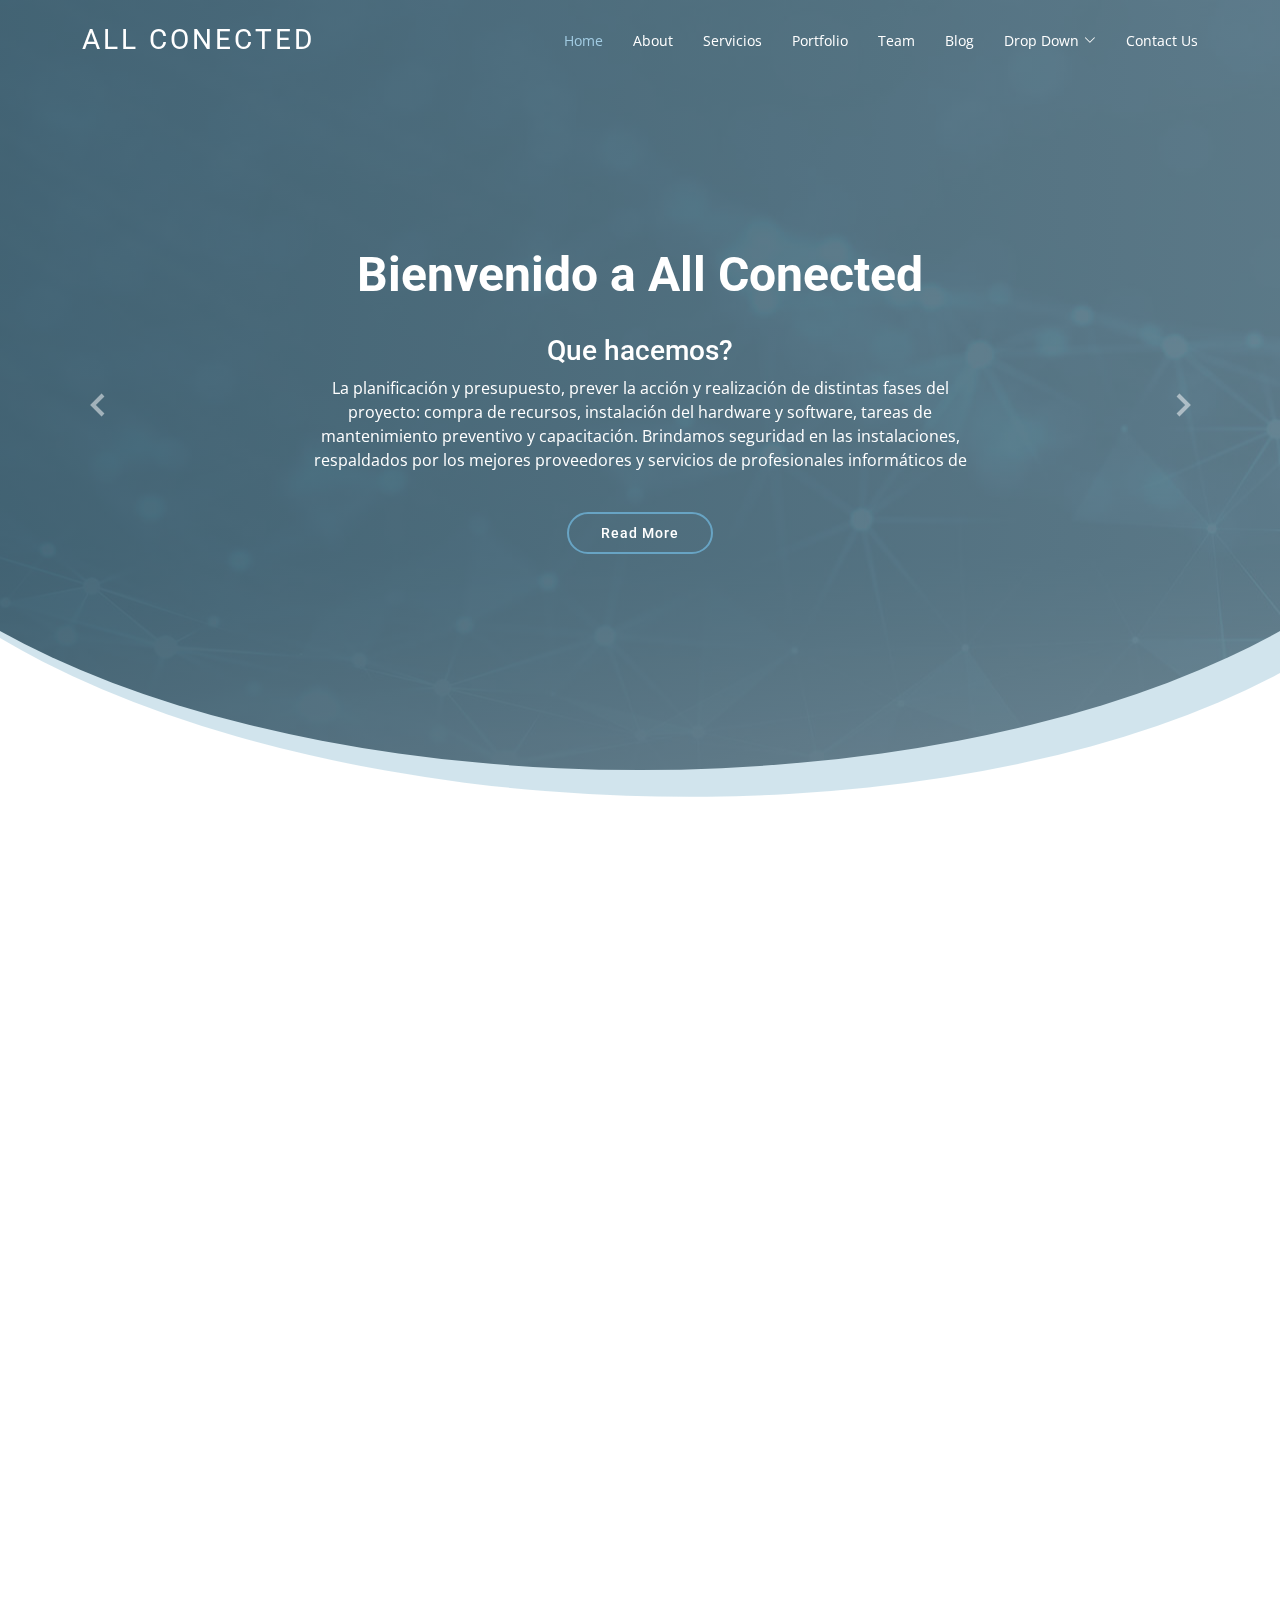
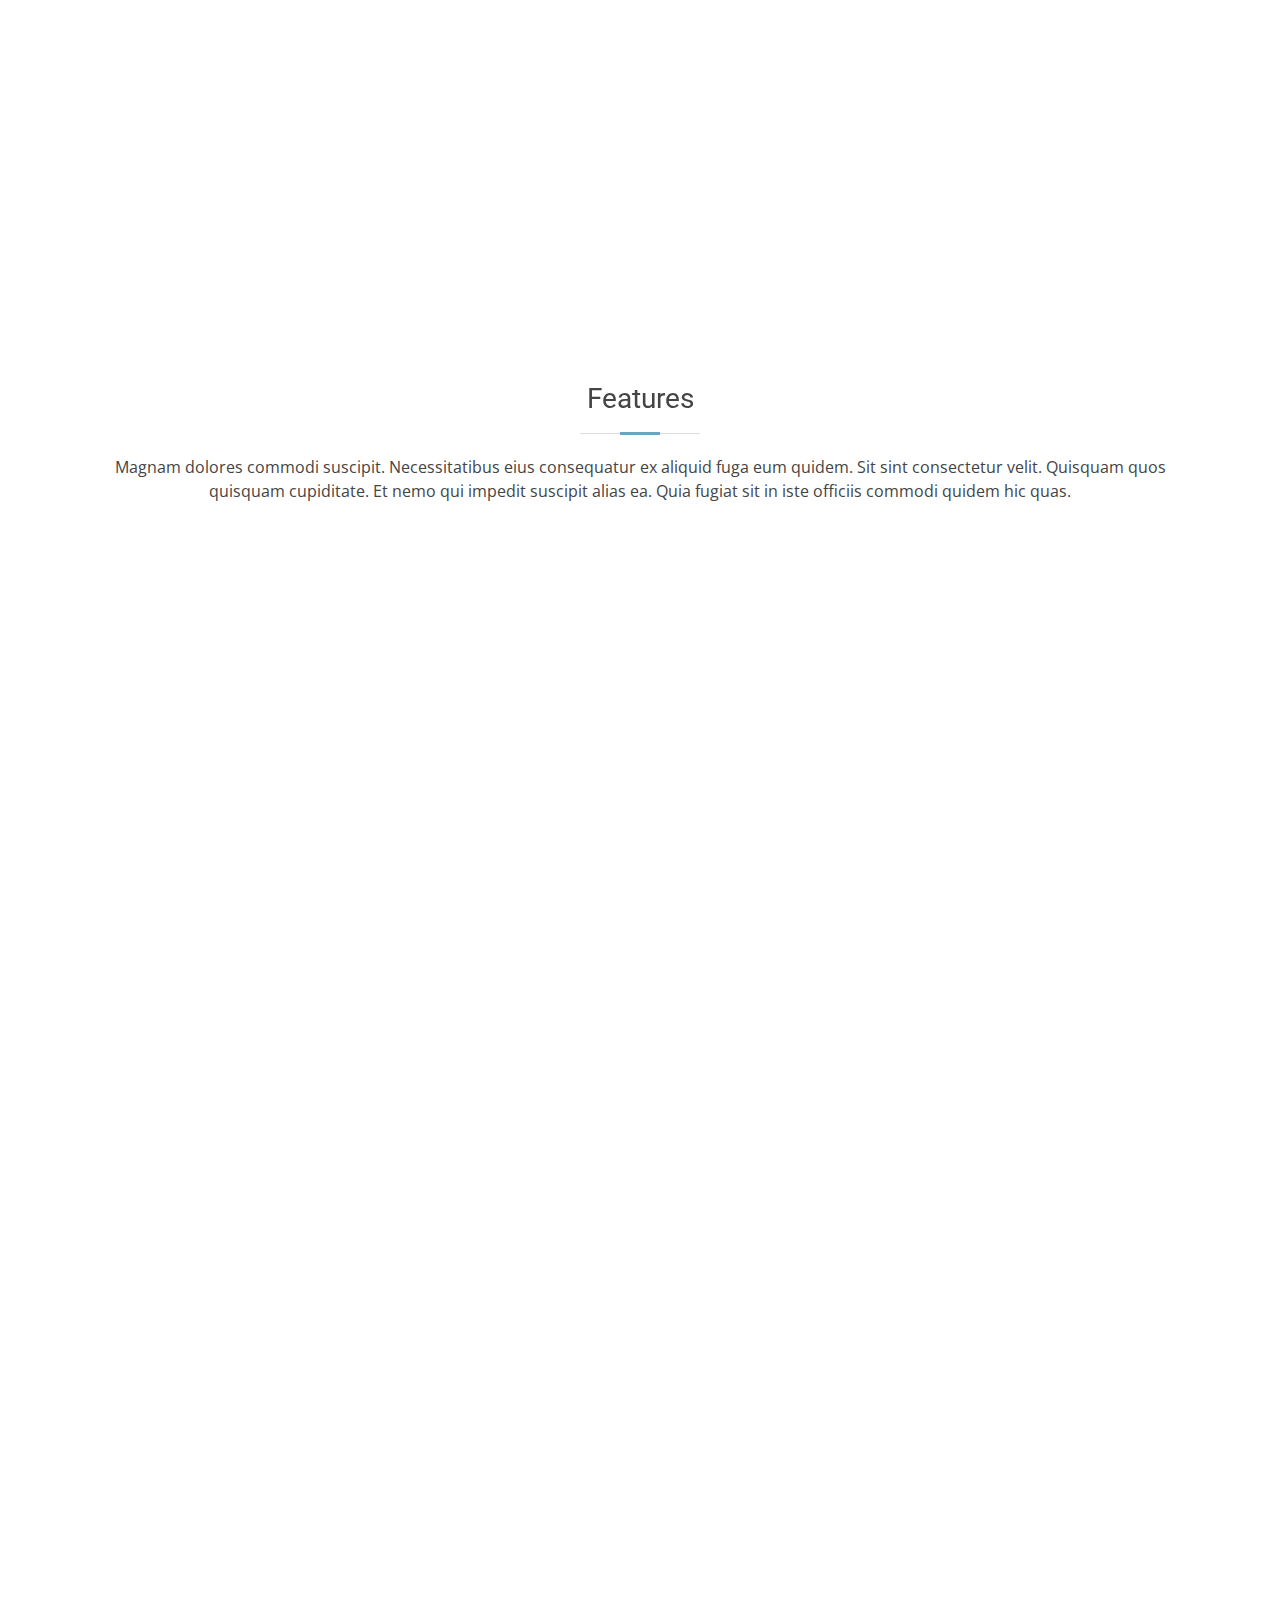
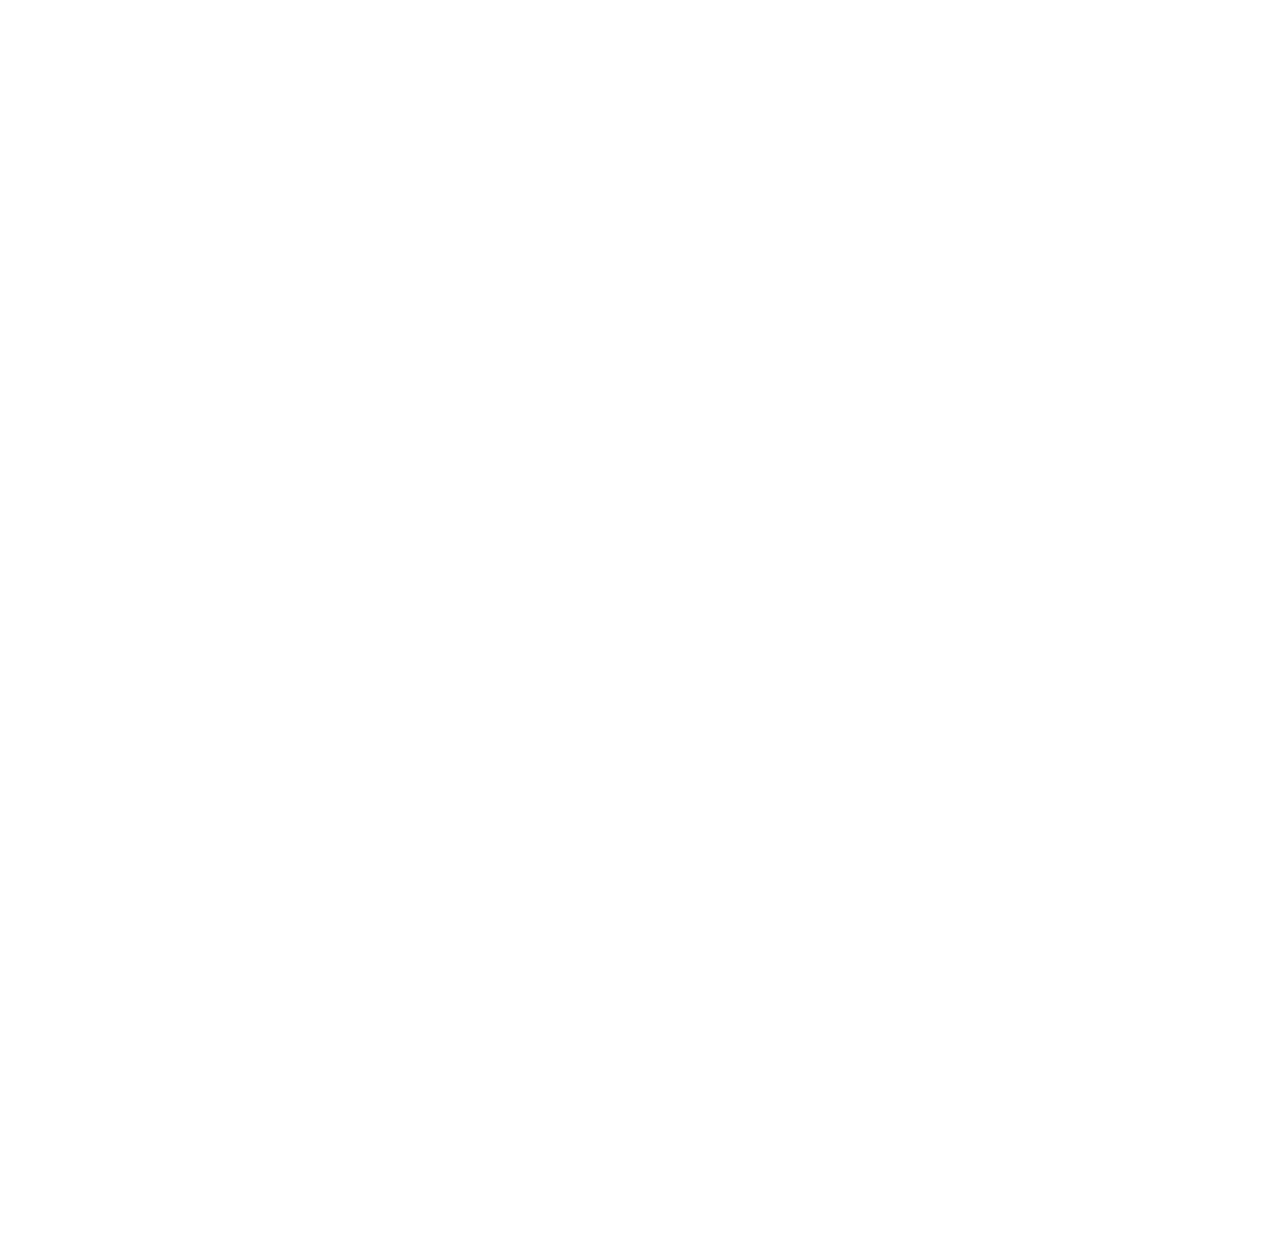
<file: index.html>
<!DOCTYPE html>
<html lang="en">

<head>
  <meta charset="utf-8">
  <meta content="width=device-width, initial-scale=1.0" name="viewport">

  <title>Moderna Bootstrap Template - Index</title>
  <meta content="" name="description">
  <meta content="" name="keywords">

  <!-- Favicons -->
  <link href="assets/img/favicon.png" rel="icon">
  <link href="assets/img/apple-touch-icon.png" rel="apple-touch-icon">

  <!-- Google Fonts -->
  <link href="https://fonts.googleapis.com/css?family=Open+Sans:300,300i,400,400i,600,600i,700,700i|Roboto:300,300i,400,400i,500,500i,700,700i&display=swap" rel="stylesheet">

  <!-- Vendor CSS Files -->
  <link href="assets/vendor/animate.css/animate.min.css" rel="stylesheet">
  <link href="assets/vendor/aos/aos.css" rel="stylesheet">
  <link href="assets/vendor/bootstrap/css/bootstrap.min.css" rel="stylesheet">
  <link href="assets/vendor/bootstrap-icons/bootstrap-icons.css" rel="stylesheet">
  <link href="assets/vendor/boxicons/css/boxicons.min.css" rel="stylesheet">
  <link href="assets/vendor/glightbox/css/glightbox.min.css" rel="stylesheet">
  <link href="assets/vendor/swiper/swiper-bundle.min.css" rel="stylesheet">

  <!-- Template Main CSS File -->
  <link href="assets/css/style.css" rel="stylesheet">

  <!-- =======================================================
  * Template Name: Moderna - v4.10.1
  * Template URL: https://bootstrapmade.com/free-bootstrap-template-corporate-moderna/
  * Author: BootstrapMade.com
  * License: https://bootstrapmade.com/license/
  ======================================================== -->
</head>

<body>

  <!-- ======= Header ======= -->
  <header id="header" class="fixed-top d-flex align-items-center header-transparent">
    <div class="container d-flex justify-content-between align-items-center">

      <div class="logo">
        <h1 class="text-light"><a href="index.html"><span>All Conected</span></a></h1>
        <!-- Uncomment below if you prefer to use an image logo -->
        <!-- <a href="index.html"><img src="assets/img/logo.png" alt="" class="img-fluid"></a>-->
      </div>

      <nav id="navbar" class="navbar">
        <ul>
          <li><a class="active " href="index.html">Home</a></li>
          <li><a href="about.html">About</a></li>
          <li><a href="services.html">Servicios</a></li>
          <li><a href="portfolio.html">Portfolio</a></li>
          <li><a href="team.html">Team</a></li>
          <li><a href="blog.html">Blog</a></li>
          <li class="dropdown"><a href="#"><span>Drop Down</span> <i class="bi bi-chevron-down"></i></a>
            <ul>
              <li><a href="#">Drop Down 1</a></li>
              <li class="dropdown"><a href="#"><span>Deep Drop Down</span> <i class="bi bi-chevron-right"></i></a>
                <ul>
                  <li><a href="#">Deep Drop Down 1</a></li>
                  <li><a href="#">Deep Drop Down 2</a></li>
                  <li><a href="#">Deep Drop Down 3</a></li>
                  <li><a href="#">Deep Drop Down 4</a></li>
                  <li><a href="#">Deep Drop Down 5</a></li>
                </ul>
              </li>
              <li><a href="#">Drop Down 2</a></li>
              <li><a href="#">Drop Down 3</a></li>
              <li><a href="#">Drop Down 4</a></li>
            </ul>
          </li>
          <li><a href="contact.html">Contact Us</a></li>
        </ul>
        <i class="bi bi-list mobile-nav-toggle"></i>
      </nav><!-- .navbar -->

    </div>
  </header><!-- End Header -->

  <!-- ======= Hero Section ======= -->
  <section id="hero" class="d-flex justify-cntent-center align-items-center">
    <div id="heroCarousel" class="container carousel carousel-fade" data-bs-ride="carousel" data-bs-interval="5000">

      <!-- Slide 1 -->
      <div class="carousel-item active">
        <div class="carousel-container">
          <h2 class="animate__animated animate__fadeInDown">Bienvenido a <span>All Conected</span></h2>
          <h3 class="animate__animated animate__fadeInDown" style="color: white">Que hacemos?</h3>
          <p class="animate__animated animate__fadeInUp">
            La planificación y presupuesto, prever la
            acción y realización de distintas fases del
            proyecto: compra de recursos, instalación
            del hardware y software, tareas de
            mantenimiento preventivo y capacitación.
            Brindamos seguridad en las instalaciones,
            respaldados por los mejores proveedores y
            servicios de profesionales informáticos de
          </p>
          <a href="" class="btn-get-started animate__animated animate__fadeInUp">Read More</a>
        </div>
      </div>

      <!-- Slide 2 -->
      <div class="carousel-item">
        <div class="carousel-container">
          <h2 class="animate__animated animate__fadeInDown">¿Quiénes somos?</h2>
          <p class="animate__animated animate__fadeInUp">
            Somos una empresa en crecimiento
            dedicada a los radioenlaces por
            microondas, empalmes de fibra por fusión,
            mediciones y certificaciones de
            conectividad FTTH. Con moderno
            instrumental y técnicos especializados.
            Nos destacamos en la efectividad y
            celeridad de nuestras obras, garantizando
            el 100 % del cumplimiento del servicio. 
          </p>
          <a href="" class="btn-get-started animate__animated animate__fadeInUp">Read More</a>
        </div>
      </div>

      <!-- Slide 3 -->
      <!-- <div class="carousel-item">
        <div class="carousel-container">
          <h2 class="animate__animated animate__fadeInDown">Sequi ea ut et est quaerat</h2>
          <p class="animate__animated animate__fadeInUp">Ut velit est quam dolor ad a aliquid qui aliquid. Sequi ea ut et est quaerat sequi nihil ut aliquam. Occaecati alias dolorem mollitia ut. Similique ea voluptatem. Esse doloremque accusamus repellendus deleniti vel. Minus et tempore modi architecto.</p>
          <a href="" class="btn-get-started animate__animated animate__fadeInUp">Read More</a>
        </div>
      </div> -->

      <a class="carousel-control-prev" href="#heroCarousel" role="button" data-bs-slide="prev">
        <span class="carousel-control-prev-icon bx bx-chevron-left" aria-hidden="true"></span>
      </a>

      <a class="carousel-control-next" href="#heroCarousel" role="button" data-bs-slide="next">
        <span class="carousel-control-next-icon bx bx-chevron-right" aria-hidden="true"></span>
      </a>

    </div>
  </section><!-- End Hero -->

  <main id="main">

    <!-- ======= Services Section ======= -->
    <section class="services">
      <div class="container">

        <div class="row">
          <div class="col-md-6 col-lg-3 d-flex align-items-stretch" data-aos="fade-up">
            <div class="icon-box icon-box-pink">
              <div class="icon"><i class="bx bxl-dribbble"></i></div>
              <h4 class="title"><a href="">ANÁLISIS</a></h4>
              <p class="description">Voluptatum deleniti atque corrupti quos dolores et quas molestias excepturi sint occaecati cupiditate non provident</p>
            </div>
          </div>

          <div class="col-md-6 col-lg-3 d-flex align-items-stretch" data-aos="fade-up" data-aos-delay="100">
            <div class="icon-box icon-box-cyan">
              <div class="icon"><i class="bx bx-file"></i></div>
              <h4 class="title"><a href="">ASESORIA</a></h4>
              <p class="description">Duis aute irure dolor in reprehenderit in voluptate velit esse cillum dolore eu fugiat nulla pariatur</p>
            </div>
          </div>

          <div class="col-md-6 col-lg-3 d-flex align-items-stretch" data-aos="fade-up" data-aos-delay="200">
            <div class="icon-box icon-box-green">
              <div class="icon"><i class="bx bx-tachometer"></i></div>
              <h4 class="title"><a href="">INGENIERÍA</a></h4>
              <p class="description">Excepteur sint occaecat cupidatat non proident, sunt in culpa qui officia deserunt mollit anim id est laborum</p>
            </div>
          </div>

          <div class="col-md-6 col-lg-3 d-flex align-items-stretch" data-aos="fade-up" data-aos-delay="200">
            <div class="icon-box icon-box-blue">
              <div class="icon"><i class="bx bx-world"></i></div>
              <h4 class="title"><a href="">ENLACES
                INALÁMBRICOS</a></h4>
              <p class="description">At vero eos et accusamus et iusto odio dignissimos ducimus qui blanditiis praesentium voluptatum deleniti atque</p>
            </div>
          </div>

        </div>

      </div>
    </section><!-- End Services Section -->

    <!-- ======= Why Us Section ======= -->
    <section class="why-us section-bg" data-aos="fade-up" date-aos-delay="200">
      <div class="container">

        <div class="row">
          <div class="col-lg-6 video-box">
            <img src="assets/img/why-us.jpg" class="img-fluid" alt="">
            <a href="https://www.youtube.com/watch?v=jDDaplaOz7Q" class="venobox play-btn mb-4" data-vbtype="video" data-autoplay="true"></a>
          </div>

          <div class="col-lg-6 d-flex flex-column justify-content-center p-5">

            <div class="icon-box">
              <div class="icon"><i class="bx bx-fingerprint"></i></div>
              <h4 class="title"><a href="">Lorem Ipsum</a></h4>
              <p class="description">Voluptatum deleniti atque corrupti quos dolores et quas molestias excepturi sint occaecati cupiditate non provident</p>
            </div>

            <div class="icon-box">
              <div class="icon"><i class="bx bx-gift"></i></div>
              <h4 class="title"><a href="">Nemo Enim</a></h4>
              <p class="description">At vero eos et accusamus et iusto odio dignissimos ducimus qui blanditiis praesentium voluptatum deleniti atque</p>
            </div>

          </div>
        </div>

      </div>
    </section><!-- End Why Us Section -->

    <!-- ======= Features Section ======= -->
    <section class="features">
      <div class="container">

        <div class="section-title">
          <h2>Features</h2>
          <p>Magnam dolores commodi suscipit. Necessitatibus eius consequatur ex aliquid fuga eum quidem. Sit sint consectetur velit. Quisquam quos quisquam cupiditate. Et nemo qui impedit suscipit alias ea. Quia fugiat sit in iste officiis commodi quidem hic quas.</p>
        </div>

        <div class="row" data-aos="fade-up">
          <div class="col-md-5">
            <img src="assets/img/features-1.svg" class="img-fluid" alt="">
          </div>
          <div class="col-md-7 pt-4">
            <h3>Voluptatem dignissimos provident quasi corporis voluptates sit assumenda.</h3>
            <p class="fst-italic">
              Lorem ipsum dolor sit amet, consectetur adipiscing elit, sed do eiusmod tempor incididunt ut labore et dolore
              magna aliqua.
            </p>
            <ul>
              <li><i class="bi bi-check"></i> Ullamco laboris nisi ut aliquip ex ea commodo consequat.</li>
              <li><i class="bi bi-check"></i> Duis aute irure dolor in reprehenderit in voluptate velit.</li>
            </ul>
          </div>
        </div>

        <div class="row" data-aos="fade-up">
          <div class="col-md-5 order-1 order-md-2">
            <img src="assets/img/features-2.svg" class="img-fluid" alt="">
          </div>
          <div class="col-md-7 pt-5 order-2 order-md-1">
            <h3>Corporis temporibus maiores provident</h3>
            <p class="fst-italic">
              Lorem ipsum dolor sit amet, consectetur adipiscing elit, sed do eiusmod tempor incididunt ut labore et dolore
              magna aliqua.
            </p>
            <p>
              Ullamco laboris nisi ut aliquip ex ea commodo consequat. Duis aute irure dolor in reprehenderit in voluptate
              velit esse cillum dolore eu fugiat nulla pariatur. Excepteur sint occaecat cupidatat non proident, sunt in
              culpa qui officia deserunt mollit anim id est laborum
            </p>
          </div>
        </div>

        <div class="row" data-aos="fade-up">
          <div class="col-md-5">
            <img src="assets/img/features-3.svg" class="img-fluid" alt="">
          </div>
          <div class="col-md-7 pt-5">
            <h3>Sunt consequatur ad ut est nulla consectetur reiciendis animi voluptas</h3>
            <p>Cupiditate placeat cupiditate placeat est ipsam culpa. Delectus quia minima quod. Sunt saepe odit aut quia voluptatem hic voluptas dolor doloremque.</p>
            <ul>
              <li><i class="bi bi-check"></i> Ullamco laboris nisi ut aliquip ex ea commodo consequat.</li>
              <li><i class="bi bi-check"></i> Duis aute irure dolor in reprehenderit in voluptate velit.</li>
              <li><i class="bi bi-check"></i> Facilis ut et voluptatem aperiam. Autem soluta ad fugiat.</li>
            </ul>
          </div>
        </div>

        <div class="row" data-aos="fade-up">
          <div class="col-md-5 order-1 order-md-2">
            <img src="assets/img/features-4.svg" class="img-fluid" alt="">
          </div>
          <div class="col-md-7 pt-5 order-2 order-md-1">
            <h3>Quas et necessitatibus eaque impedit ipsum animi consequatur incidunt in</h3>
            <p class="fst-italic">
              Lorem ipsum dolor sit amet, consectetur adipiscing elit, sed do eiusmod tempor incididunt ut labore et dolore
              magna aliqua.
            </p>
            <p>
              Ullamco laboris nisi ut aliquip ex ea commodo consequat. Duis aute irure dolor in reprehenderit in voluptate
              velit esse cillum dolore eu fugiat nulla pariatur. Excepteur sint occaecat cupidatat non proident, sunt in
              culpa qui officia deserunt mollit anim id est laborum
            </p>
          </div>
        </div>

      </div>
    </section><!-- End Features Section -->

  </main><!-- End #main -->

  <!-- ======= Footer ======= -->
  <footer id="footer" data-aos="fade-up" data-aos-easing="ease-in-out" data-aos-duration="500">

    <div class="footer-newsletter">
      <div class="container">
        <div class="row">
          <div class="col-lg-6">
            <h4>Our Newsletter</h4>
            <p>Tamen quem nulla quae legam multos aute sint culpa legam noster magna</p>
          </div>
          <div class="col-lg-6">
            <form action="" method="post">
              <input type="email" name="email"><input type="submit" value="Subscribe">
            </form>
          </div>
        </div>
      </div>
    </div>

    <div class="footer-top">
      <div class="container">
        <div class="row">

          <div class="col-lg-3 col-md-6 footer-links">
            <h4>Useful Links</h4>
            <ul>
              <li><i class="bx bx-chevron-right"></i> <a href="#">Home</a></li>
              <li><i class="bx bx-chevron-right"></i> <a href="#">About us</a></li>
              <li><i class="bx bx-chevron-right"></i> <a href="#">Services</a></li>
              <li><i class="bx bx-chevron-right"></i> <a href="#">Terms of service</a></li>
              <li><i class="bx bx-chevron-right"></i> <a href="#">Privacy policy</a></li>
            </ul>
          </div>

          <div class="col-lg-3 col-md-6 footer-links">
            <h4>Our Services</h4>
            <ul>
              <li><i class="bx bx-chevron-right"></i> <a href="#">Web Design</a></li>
              <li><i class="bx bx-chevron-right"></i> <a href="#">Web Development</a></li>
              <li><i class="bx bx-chevron-right"></i> <a href="#">Product Management</a></li>
              <li><i class="bx bx-chevron-right"></i> <a href="#">Marketing</a></li>
              <li><i class="bx bx-chevron-right"></i> <a href="#">Graphic Design</a></li>
            </ul>
          </div>

          <div class="col-lg-3 col-md-6 footer-contact">
            <h4>Contact Us</h4>
            <p>
              A108 Adam Street <br>
              New York, NY 535022<br>
              United States <br><br>
              <strong>Phone:</strong> +1 5589 55488 55<br>
              <strong>Email:</strong> info@example.com<br>
            </p>

          </div>

          <div class="col-lg-3 col-md-6 footer-info">
            <h3>About Moderna</h3>
            <p>Cras fermentum odio eu feugiat lide par naso tierra. Justo eget nada terra videa magna derita valies darta donna mare fermentum iaculis eu non diam phasellus.</p>
            <div class="social-links mt-3">
              <a href="#" class="twitter"><i class="bx bxl-twitter"></i></a>
              <a href="#" class="facebook"><i class="bx bxl-facebook"></i></a>
              <a href="#" class="instagram"><i class="bx bxl-instagram"></i></a>
              <a href="#" class="linkedin"><i class="bx bxl-linkedin"></i></a>
            </div>
          </div>

        </div>
      </div>
    </div>

    <div class="container">
      <div class="copyright">
        &copy; Copyright <strong><span>Moderna</span></strong>. All Rights Reserved
      </div>
      <div class="credits">
        <!-- All the links in the footer should remain intact. -->
        <!-- You can delete the links only if you purchased the pro version. -->
        <!-- Licensing information: https://bootstrapmade.com/license/ -->
        <!-- Purchase the pro version with working PHP/AJAX contact form: https://bootstrapmade.com/free-bootstrap-template-corporate-moderna/ -->
        Designed by <a href="https://bootstrapmade.com/">BootstrapMade</a>
      </div>
    </div>
  </footer><!-- End Footer -->

  <a href="#" class="back-to-top d-flex align-items-center justify-content-center"><i class="bi bi-arrow-up-short"></i></a>

  <!-- Vendor JS Files -->
  <script src="assets/vendor/purecounter/purecounter_vanilla.js"></script>
  <script src="assets/vendor/aos/aos.js"></script>
  <script src="assets/vendor/bootstrap/js/bootstrap.bundle.min.js"></script>
  <script src="assets/vendor/glightbox/js/glightbox.min.js"></script>
  <script src="assets/vendor/isotope-layout/isotope.pkgd.min.js"></script>
  <script src="assets/vendor/swiper/swiper-bundle.min.js"></script>
  <script src="assets/vendor/waypoints/noframework.waypoints.js"></script>
  <script src="assets/vendor/php-email-form/validate.js"></script>

  <!-- Template Main JS File -->
  <script src="assets/js/main.js"></script>

</body>

</html>
</file>
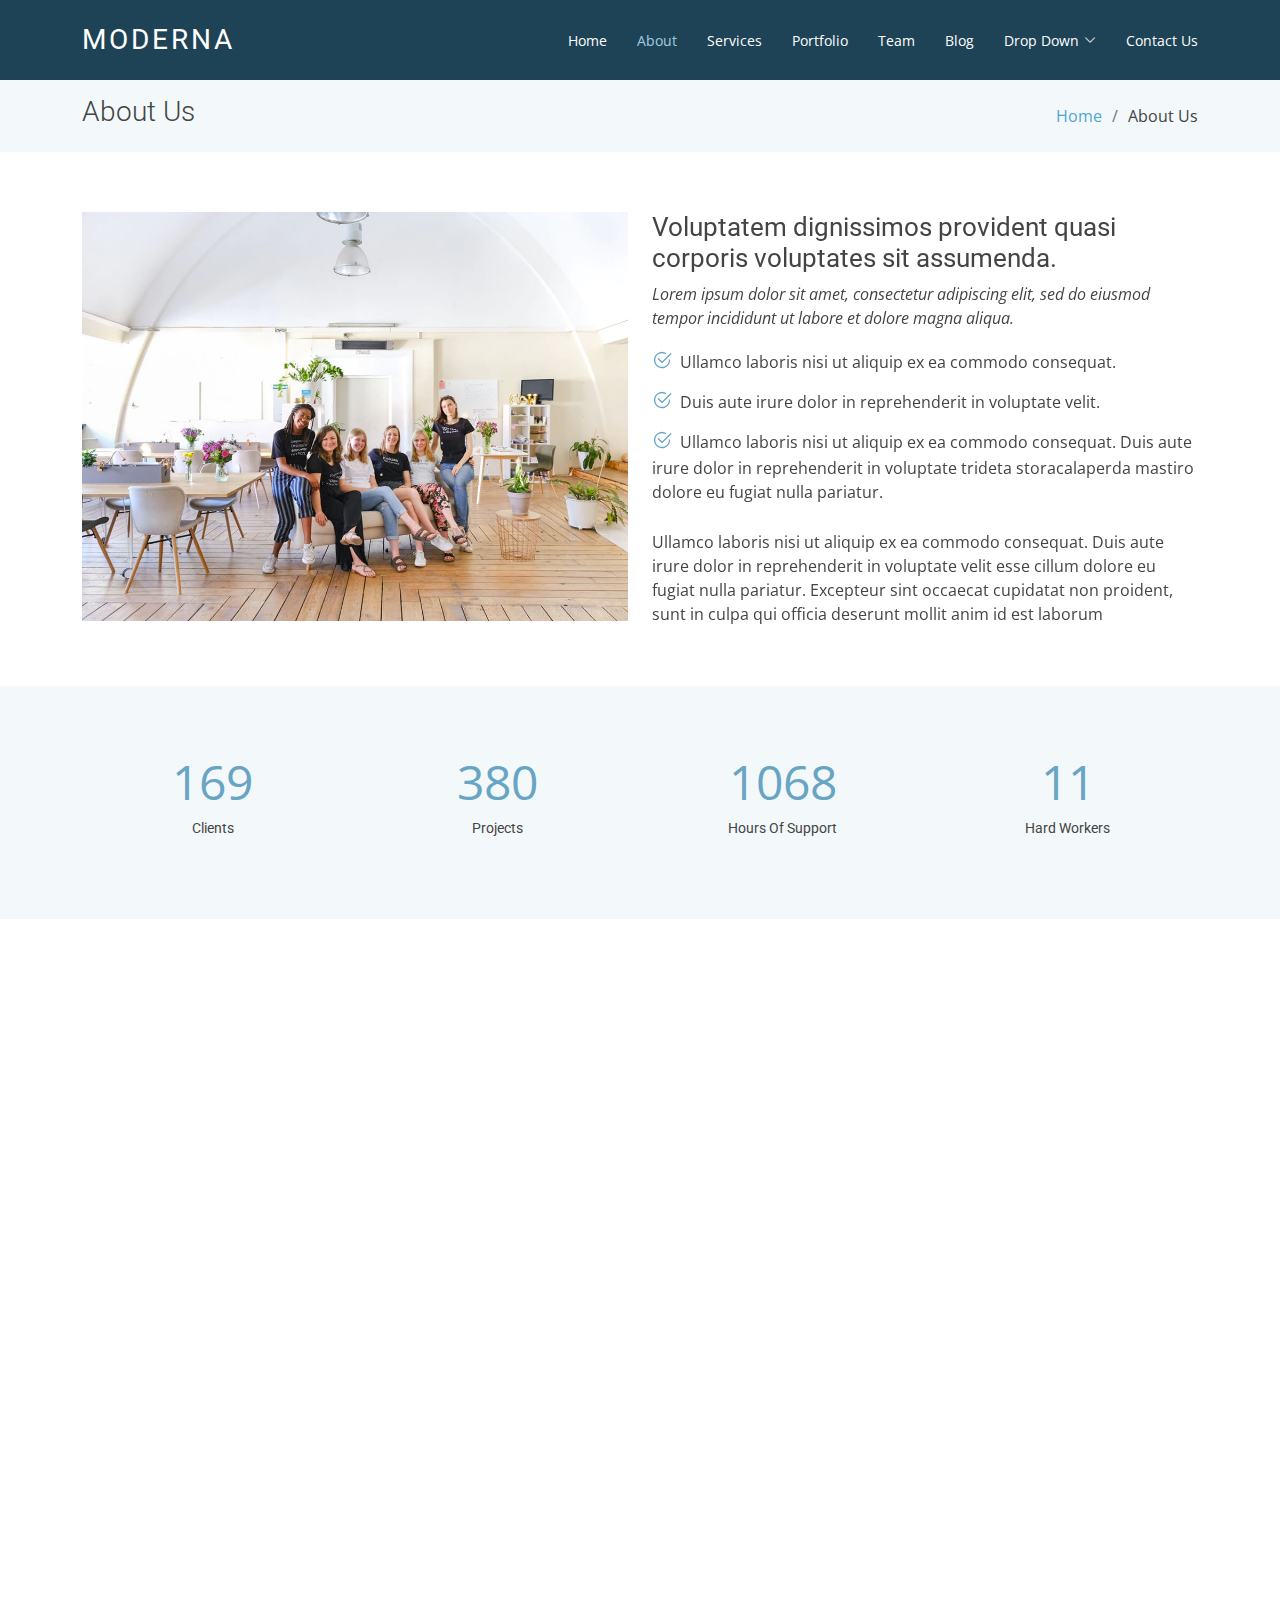
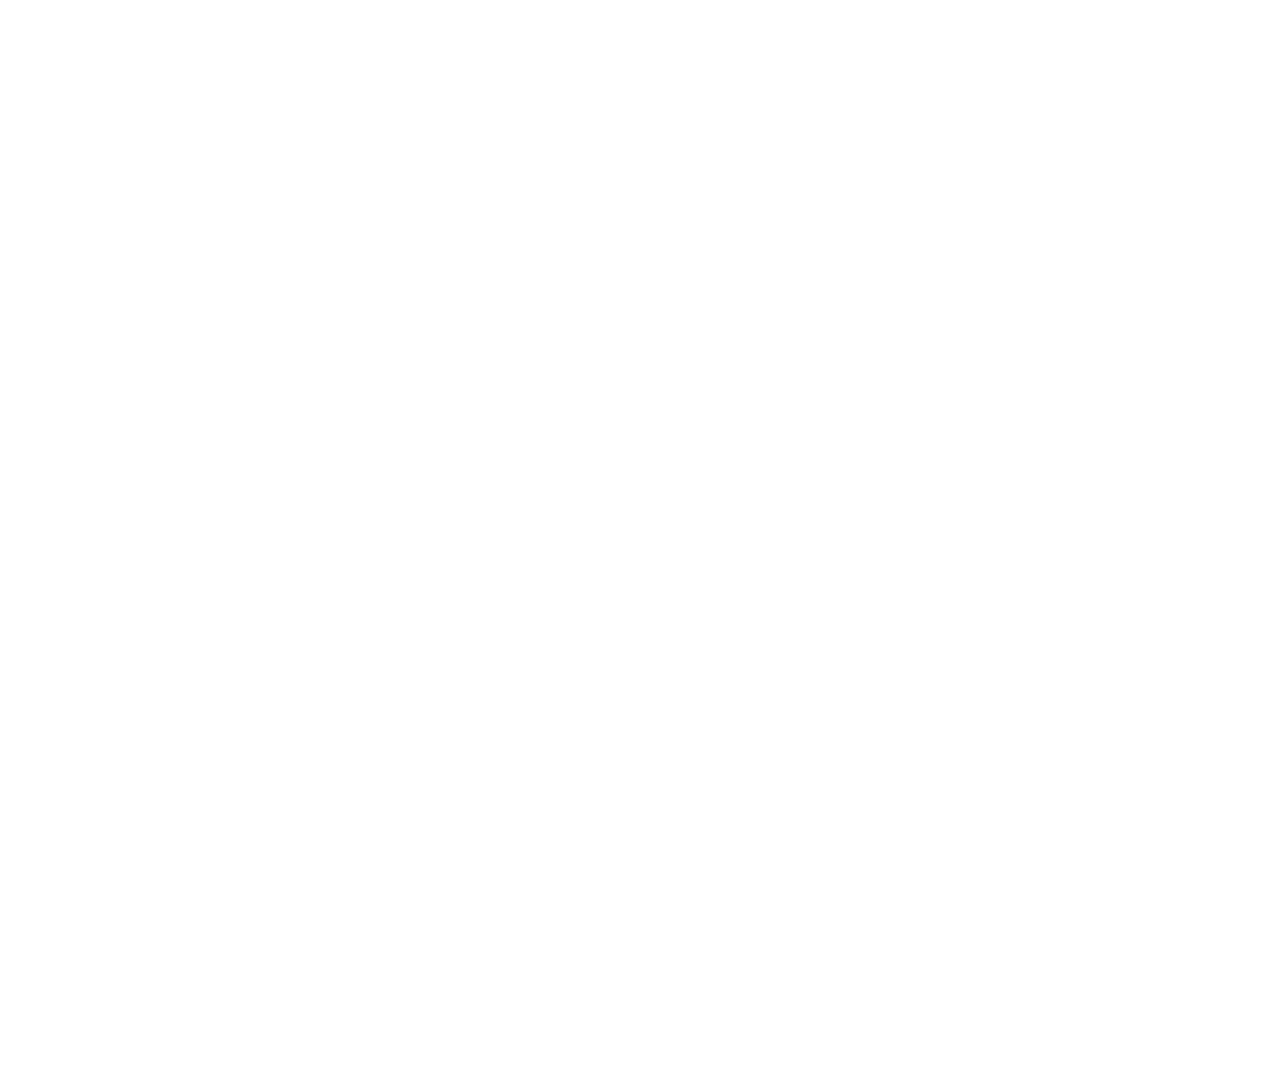
<file: about.html>
<!DOCTYPE html>
<html lang="en">

<head>
  <meta charset="utf-8">
  <meta content="width=device-width, initial-scale=1.0" name="viewport">

  <title>About - Moderna Bootstrap Template</title>
  <meta content="" name="description">
  <meta content="" name="keywords">

  <!-- Favicons -->
  <link href="assets/img/favicon.png" rel="icon">
  <link href="assets/img/apple-touch-icon.png" rel="apple-touch-icon">

  <!-- Google Fonts -->
  <link href="https://fonts.googleapis.com/css?family=Open+Sans:300,300i,400,400i,600,600i,700,700i|Roboto:300,300i,400,400i,500,500i,700,700i&display=swap" rel="stylesheet">

  <!-- Vendor CSS Files -->
  <link href="assets/vendor/animate.css/animate.min.css" rel="stylesheet">
  <link href="assets/vendor/aos/aos.css" rel="stylesheet">
  <link href="assets/vendor/bootstrap/css/bootstrap.min.css" rel="stylesheet">
  <link href="assets/vendor/bootstrap-icons/bootstrap-icons.css" rel="stylesheet">
  <link href="assets/vendor/boxicons/css/boxicons.min.css" rel="stylesheet">
  <link href="assets/vendor/glightbox/css/glightbox.min.css" rel="stylesheet">
  <link href="assets/vendor/swiper/swiper-bundle.min.css" rel="stylesheet">

  <!-- Template Main CSS File -->
  <link href="assets/css/style.css" rel="stylesheet">

  <!-- =======================================================
  * Template Name: Moderna - v4.10.1
  * Template URL: https://bootstrapmade.com/free-bootstrap-template-corporate-moderna/
  * Author: BootstrapMade.com
  * License: https://bootstrapmade.com/license/
  ======================================================== -->
</head>

<body>

  <!-- ======= Header ======= -->
  <header id="header" class="fixed-top d-flex align-items-center ">
    <div class="container d-flex justify-content-between align-items-center">

      <div class="logo">
        <h1 class="text-light"><a href="index.html"><span>Moderna</span></a></h1>
        <!-- Uncomment below if you prefer to use an image logo -->
        <!-- <a href="index.html"><img src="assets/img/logo.png" alt="" class="img-fluid"></a>-->
      </div>

      <nav id="navbar" class="navbar">
        <ul>
          <li><a class="" href="index.html">Home</a></li>
          <li><a class="active" href="about.html">About</a></li>
          <li><a href="services.html">Services</a></li>
          <li><a href="portfolio.html">Portfolio</a></li>
          <li><a href="team.html">Team</a></li>
          <li><a href="blog.html">Blog</a></li>
          <li class="dropdown"><a href="#"><span>Drop Down</span> <i class="bi bi-chevron-down"></i></a>
            <ul>
              <li><a href="#">Drop Down 1</a></li>
              <li class="dropdown"><a href="#"><span>Deep Drop Down</span> <i class="bi bi-chevron-right"></i></a>
                <ul>
                  <li><a href="#">Deep Drop Down 1</a></li>
                  <li><a href="#">Deep Drop Down 2</a></li>
                  <li><a href="#">Deep Drop Down 3</a></li>
                  <li><a href="#">Deep Drop Down 4</a></li>
                  <li><a href="#">Deep Drop Down 5</a></li>
                </ul>
              </li>
              <li><a href="#">Drop Down 2</a></li>
              <li><a href="#">Drop Down 3</a></li>
              <li><a href="#">Drop Down 4</a></li>
            </ul>
          </li>
          <li><a href="contact.html">Contact Us</a></li>
        </ul>
        <i class="bi bi-list mobile-nav-toggle"></i>
      </nav><!-- .navbar -->

    </div>
  </header><!-- End Header -->

  <main id="main">

    <!-- ======= About Us Section ======= -->
    <section class="breadcrumbs">
      <div class="container">

        <div class="d-flex justify-content-between align-items-center">
          <h2>About Us</h2>
          <ol>
            <li><a href="index.html">Home</a></li>
            <li>About Us</li>
          </ol>
        </div>

      </div>
    </section><!-- End About Us Section -->

    <!-- ======= About Section ======= -->
    <section class="about" data-aos="fade-up">
      <div class="container">

        <div class="row">
          <div class="col-lg-6">
            <img src="assets/img/about.jpg" class="img-fluid" alt="">
          </div>
          <div class="col-lg-6 pt-4 pt-lg-0">
            <h3>Voluptatem dignissimos provident quasi corporis voluptates sit assumenda.</h3>
            <p class="fst-italic">
              Lorem ipsum dolor sit amet, consectetur adipiscing elit, sed do eiusmod tempor incididunt ut labore et dolore
              magna aliqua.
            </p>
            <ul>
              <li><i class="bi bi-check2-circle"></i> Ullamco laboris nisi ut aliquip ex ea commodo consequat.</li>
              <li><i class="bi bi-check2-circle"></i> Duis aute irure dolor in reprehenderit in voluptate velit.</li>
              <li><i class="bi bi-check2-circle"></i> Ullamco laboris nisi ut aliquip ex ea commodo consequat. Duis aute irure dolor in reprehenderit in voluptate trideta storacalaperda mastiro dolore eu fugiat nulla pariatur.</li>
            </ul>
            <p>
              Ullamco laboris nisi ut aliquip ex ea commodo consequat. Duis aute irure dolor in reprehenderit in voluptate
              velit esse cillum dolore eu fugiat nulla pariatur. Excepteur sint occaecat cupidatat non proident, sunt in
              culpa qui officia deserunt mollit anim id est laborum
            </p>
          </div>
        </div>

      </div>
    </section><!-- End About Section -->

    <!-- ======= Facts Section ======= -->
    <section class="facts section-bg" data-aos="fade-up">
      <div class="container">

        <div class="row counters">

          <div class="col-lg-3 col-6 text-center">
            <span data-purecounter-start="0" data-purecounter-end="232" data-purecounter-duration="1" class="purecounter"></span>
            <p>Clients</p>
          </div>

          <div class="col-lg-3 col-6 text-center">
            <span data-purecounter-start="0" data-purecounter-end="521" data-purecounter-duration="1" class="purecounter"></span>
            <p>Projects</p>
          </div>

          <div class="col-lg-3 col-6 text-center">
            <span data-purecounter-start="0" data-purecounter-end="1463" data-purecounter-duration="1" class="purecounter"></span>
            <p>Hours Of Support</p>
          </div>

          <div class="col-lg-3 col-6 text-center">
            <span data-purecounter-start="0" data-purecounter-end="15" data-purecounter-duration="1" class="purecounter"></span>
            <p>Hard Workers</p>
          </div>

        </div>

      </div>
    </section><!-- End Facts Section -->

    <!-- ======= Our Skills Section ======= -->
    <section class="skills" data-aos="fade-up">
      <div class="container">

        <div class="section-title">
          <h2>Our Skills</h2>
          <p>Magnam dolores commodi suscipit. Necessitatibus eius consequatur ex aliquid fuga eum quidem. Sit sint consectetur velit. Quisquam quos quisquam cupiditate. Et nemo qui impedit suscipit alias ea. Quia fugiat sit in iste officiis commodi quidem hic quas.</p>
        </div>

        <div class="skills-content">

          <div class="progress">
            <div class="progress-bar bg-success" role="progressbar" aria-valuenow="100" aria-valuemin="0" aria-valuemax="100">
              <span class="skill">HTML <i class="val">100%</i></span>
            </div>
          </div>

          <div class="progress">
            <div class="progress-bar bg-info" role="progressbar" aria-valuenow="90" aria-valuemin="0" aria-valuemax="100">
              <span class="skill">CSS <i class="val">90%</i></span>
            </div>
          </div>

          <div class="progress">
            <div class="progress-bar bg-warning" role="progressbar" aria-valuenow="75" aria-valuemin="0" aria-valuemax="100">
              <span class="skill">JavaScript <i class="val">75%</i></span>
            </div>
          </div>

          <div class="progress">
            <div class="progress-bar bg-danger" role="progressbar" aria-valuenow="55" aria-valuemin="0" aria-valuemax="100">
              <span class="skill">Photoshop <i class="val">55%</i></span>
            </div>
          </div>

        </div>

      </div>
    </section><!-- End Our Skills Section -->

    <!-- ======= Tetstimonials Section ======= -->
    <section class="testimonials" data-aos="fade-up">
      <div class="container">

        <div class="section-title">
          <h2>Tetstimonials</h2>
          <p>Magnam dolores commodi suscipit. Necessitatibus eius consequatur ex aliquid fuga eum quidem. Sit sint consectetur velit. Quisquam quos quisquam cupiditate. Et nemo qui impedit suscipit alias ea. Quia fugiat sit in iste officiis commodi quidem hic quas.</p>
        </div>

        <div class="testimonials-carousel swiper">
          <div class="swiper-wrapper">
            <div class="testimonial-item swiper-slide">
              <img src="assets/img/testimonials/testimonials-1.jpg" class="testimonial-img" alt="">
              <h3>Saul Goodman</h3>
              <h4>Ceo &amp; Founder</h4>
              <p>
                <i class="bx bxs-quote-alt-left quote-icon-left"></i>
                Proin iaculis purus consequat sem cure digni ssim donec porttitora entum suscipit rhoncus. Accusantium quam, ultricies eget id, aliquam eget nibh et. Maecen aliquam, risus at semper.
                <i class="bx bxs-quote-alt-right quote-icon-right"></i>
              </p>
            </div>

            <div class="testimonial-item swiper-slide">
              <img src="assets/img/testimonials/testimonials-2.jpg" class="testimonial-img" alt="">
              <h3>Sara Wilsson</h3>
              <h4>Designer</h4>
              <p>
                <i class="bx bxs-quote-alt-left quote-icon-left"></i>
                Export tempor illum tamen malis malis eram quae irure esse labore quem cillum quid cillum eram malis quorum velit fore eram velit sunt aliqua noster fugiat irure amet legam anim culpa.
                <i class="bx bxs-quote-alt-right quote-icon-right"></i>
              </p>
            </div>

            <div class="testimonial-item swiper-slide">
              <img src="assets/img/testimonials/testimonials-3.jpg" class="testimonial-img" alt="">
              <h3>Jena Karlis</h3>
              <h4>Store Owner</h4>
              <p>
                <i class="bx bxs-quote-alt-left quote-icon-left"></i>
                Enim nisi quem export duis labore cillum quae magna enim sint quorum nulla quem veniam duis minim tempor labore quem eram duis noster aute amet eram fore quis sint minim.
                <i class="bx bxs-quote-alt-right quote-icon-right"></i>
              </p>
            </div>

            <div class="testimonial-item swiper-slide">
              <img src="assets/img/testimonials/testimonials-4.jpg" class="testimonial-img" alt="">
              <h3>Matt Brandon</h3>
              <h4>Freelancer</h4>
              <p>
                <i class="bx bxs-quote-alt-left quote-icon-left"></i>
                Fugiat enim eram quae cillum dolore dolor amet nulla culpa multos export minim fugiat minim velit minim dolor enim duis veniam ipsum anim magna sunt elit fore quem dolore labore illum veniam.
                <i class="bx bxs-quote-alt-right quote-icon-right"></i>
              </p>
            </div>

            <div class="testimonial-item swiper-slide">
              <img src="assets/img/testimonials/testimonials-5.jpg" class="testimonial-img" alt="">
              <h3>John Larson</h3>
              <h4>Entrepreneur</h4>
              <p>
                <i class="bx bxs-quote-alt-left quote-icon-left"></i>
                Quis quorum aliqua sint quem legam fore sunt eram irure aliqua veniam tempor noster veniam enim culpa labore duis sunt culpa nulla illum cillum fugiat legam esse veniam culpa fore nisi cillum quid.
                <i class="bx bxs-quote-alt-right quote-icon-right"></i>
              </p>
            </div>
          </div>
          <div class="swiper-pagination"></div>
        </div>

      </div>
    </section><!-- End Ttstimonials Section -->

  </main><!-- End #main -->

  <!-- ======= Footer ======= -->
  <footer id="footer" data-aos="fade-up" data-aos-easing="ease-in-out" data-aos-duration="500">

    <div class="footer-newsletter">
      <div class="container">
        <div class="row">
          <div class="col-lg-6">
            <h4>Our Newsletter</h4>
            <p>Tamen quem nulla quae legam multos aute sint culpa legam noster magna</p>
          </div>
          <div class="col-lg-6">
            <form action="" method="post">
              <input type="email" name="email"><input type="submit" value="Subscribe">
            </form>
          </div>
        </div>
      </div>
    </div>

    <div class="footer-top">
      <div class="container">
        <div class="row">

          <div class="col-lg-3 col-md-6 footer-links">
            <h4>Useful Links</h4>
            <ul>
              <li><i class="bx bx-chevron-right"></i> <a href="#">Home</a></li>
              <li><i class="bx bx-chevron-right"></i> <a href="#">About us</a></li>
              <li><i class="bx bx-chevron-right"></i> <a href="#">Services</a></li>
              <li><i class="bx bx-chevron-right"></i> <a href="#">Terms of service</a></li>
              <li><i class="bx bx-chevron-right"></i> <a href="#">Privacy policy</a></li>
            </ul>
          </div>

          <div class="col-lg-3 col-md-6 footer-links">
            <h4>Our Services</h4>
            <ul>
              <li><i class="bx bx-chevron-right"></i> <a href="#">Web Design</a></li>
              <li><i class="bx bx-chevron-right"></i> <a href="#">Web Development</a></li>
              <li><i class="bx bx-chevron-right"></i> <a href="#">Product Management</a></li>
              <li><i class="bx bx-chevron-right"></i> <a href="#">Marketing</a></li>
              <li><i class="bx bx-chevron-right"></i> <a href="#">Graphic Design</a></li>
            </ul>
          </div>

          <div class="col-lg-3 col-md-6 footer-contact">
            <h4>Contact Us</h4>
            <p>
              A108 Adam Street <br>
              New York, NY 535022<br>
              United States <br><br>
              <strong>Phone:</strong> +1 5589 55488 55<br>
              <strong>Email:</strong> info@example.com<br>
            </p>

          </div>

          <div class="col-lg-3 col-md-6 footer-info">
            <h3>About Moderna</h3>
            <p>Cras fermentum odio eu feugiat lide par naso tierra. Justo eget nada terra videa magna derita valies darta donna mare fermentum iaculis eu non diam phasellus.</p>
            <div class="social-links mt-3">
              <a href="#" class="twitter"><i class="bx bxl-twitter"></i></a>
              <a href="#" class="facebook"><i class="bx bxl-facebook"></i></a>
              <a href="#" class="instagram"><i class="bx bxl-instagram"></i></a>
              <a href="#" class="linkedin"><i class="bx bxl-linkedin"></i></a>
            </div>
          </div>

        </div>
      </div>
    </div>

    <div class="container">
      <div class="copyright">
        &copy; Copyright <strong><span>Moderna</span></strong>. All Rights Reserved
      </div>
      <div class="credits">
        <!-- All the links in the footer should remain intact. -->
        <!-- You can delete the links only if you purchased the pro version. -->
        <!-- Licensing information: https://bootstrapmade.com/license/ -->
        <!-- Purchase the pro version with working PHP/AJAX contact form: https://bootstrapmade.com/free-bootstrap-template-corporate-moderna/ -->
        Designed by <a href="https://bootstrapmade.com/">BootstrapMade</a>
      </div>
    </div>
  </footer><!-- End Footer -->

  <a href="#" class="back-to-top d-flex align-items-center justify-content-center"><i class="bi bi-arrow-up-short"></i></a>

  <!-- Vendor JS Files -->
  <script src="assets/vendor/purecounter/purecounter_vanilla.js"></script>
  <script src="assets/vendor/aos/aos.js"></script>
  <script src="assets/vendor/bootstrap/js/bootstrap.bundle.min.js"></script>
  <script src="assets/vendor/glightbox/js/glightbox.min.js"></script>
  <script src="assets/vendor/isotope-layout/isotope.pkgd.min.js"></script>
  <script src="assets/vendor/swiper/swiper-bundle.min.js"></script>
  <script src="assets/vendor/waypoints/noframework.waypoints.js"></script>
  <script src="assets/vendor/php-email-form/validate.js"></script>

  <!-- Template Main JS File -->
  <script src="assets/js/main.js"></script>

</body>

</html>
</file>
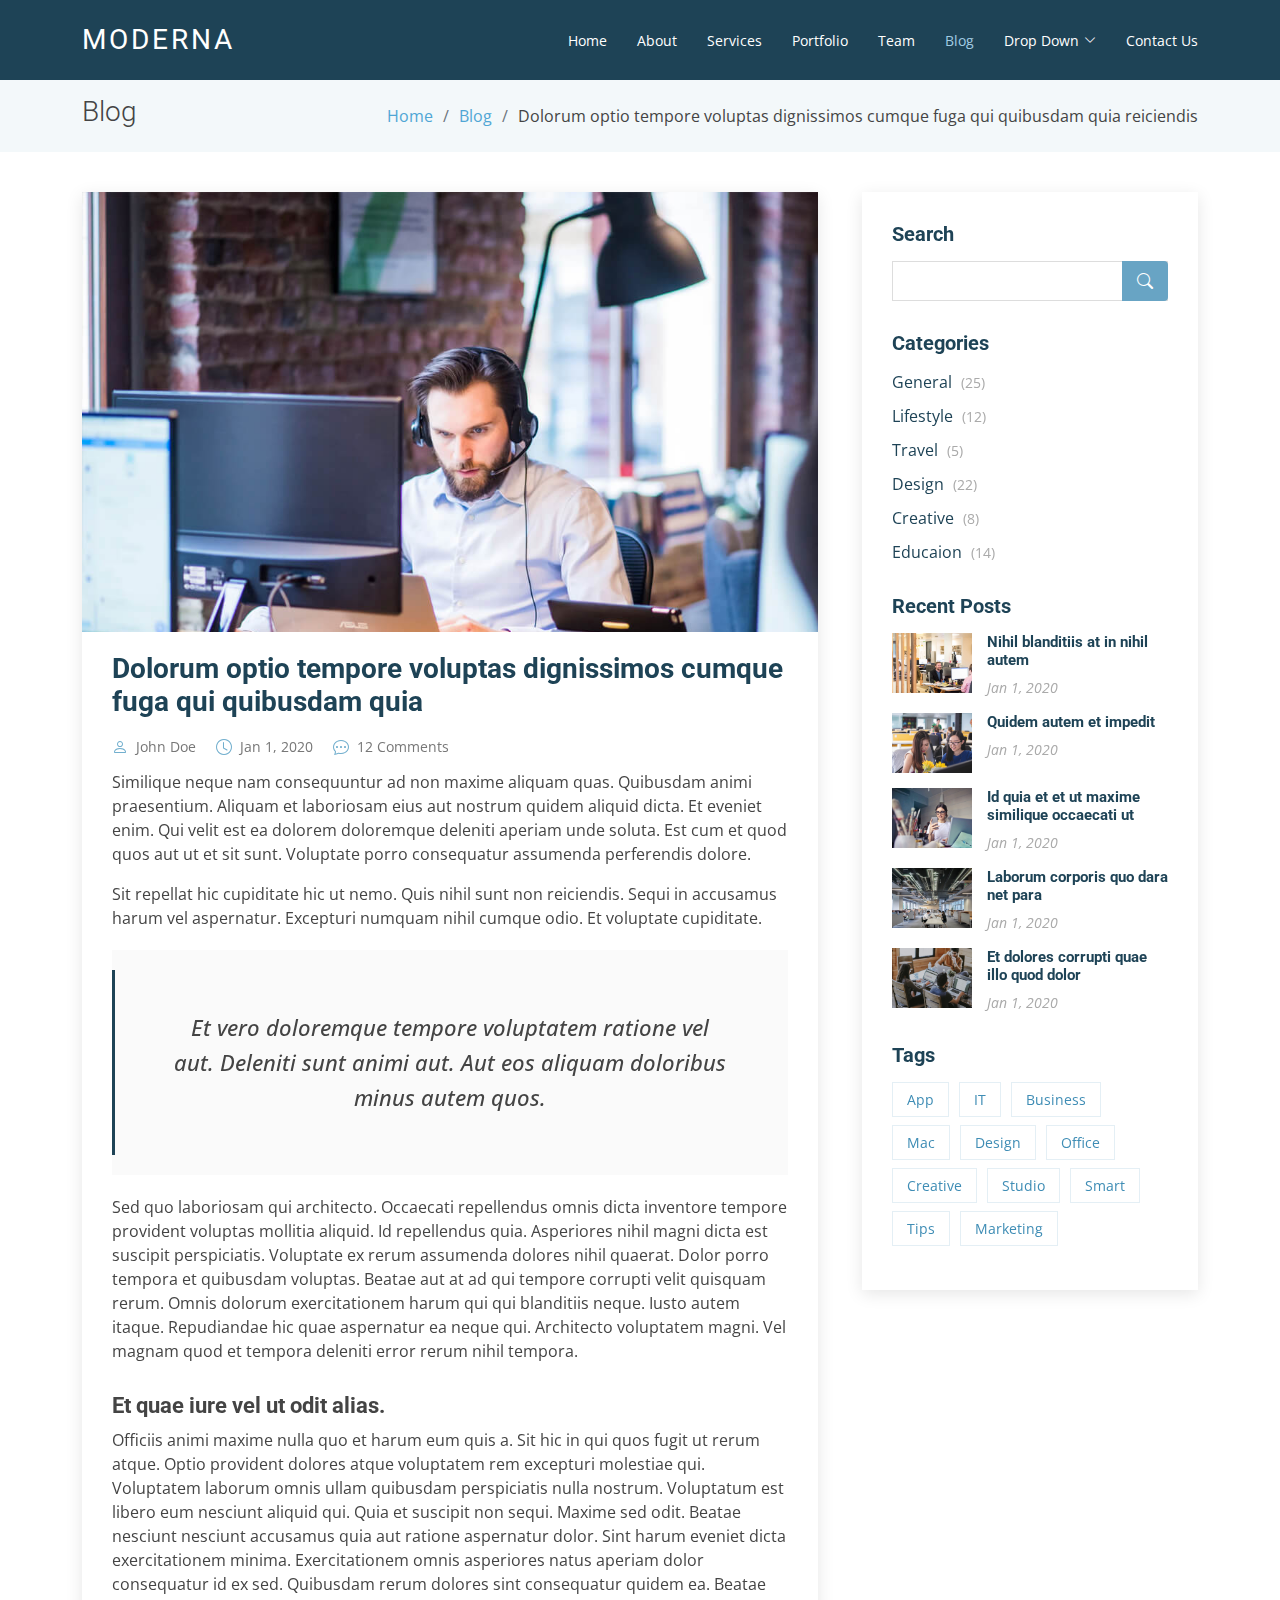
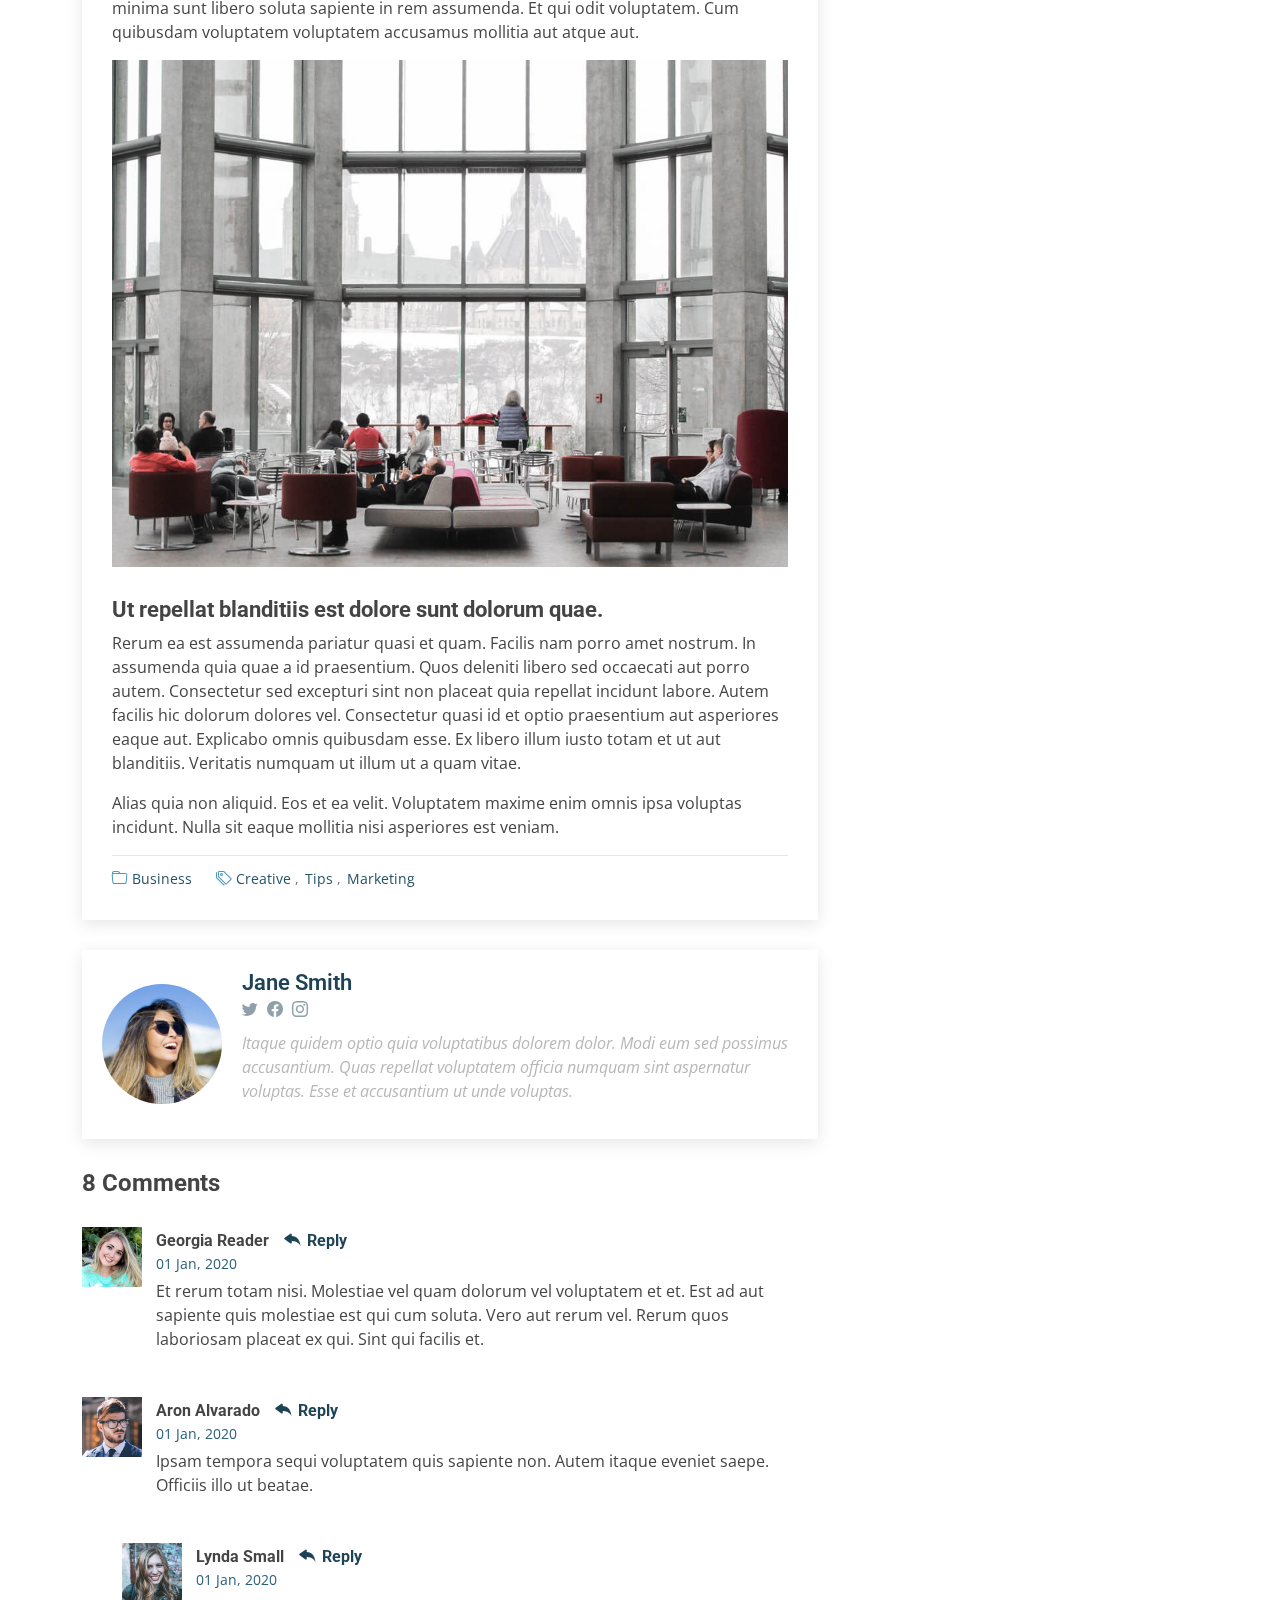
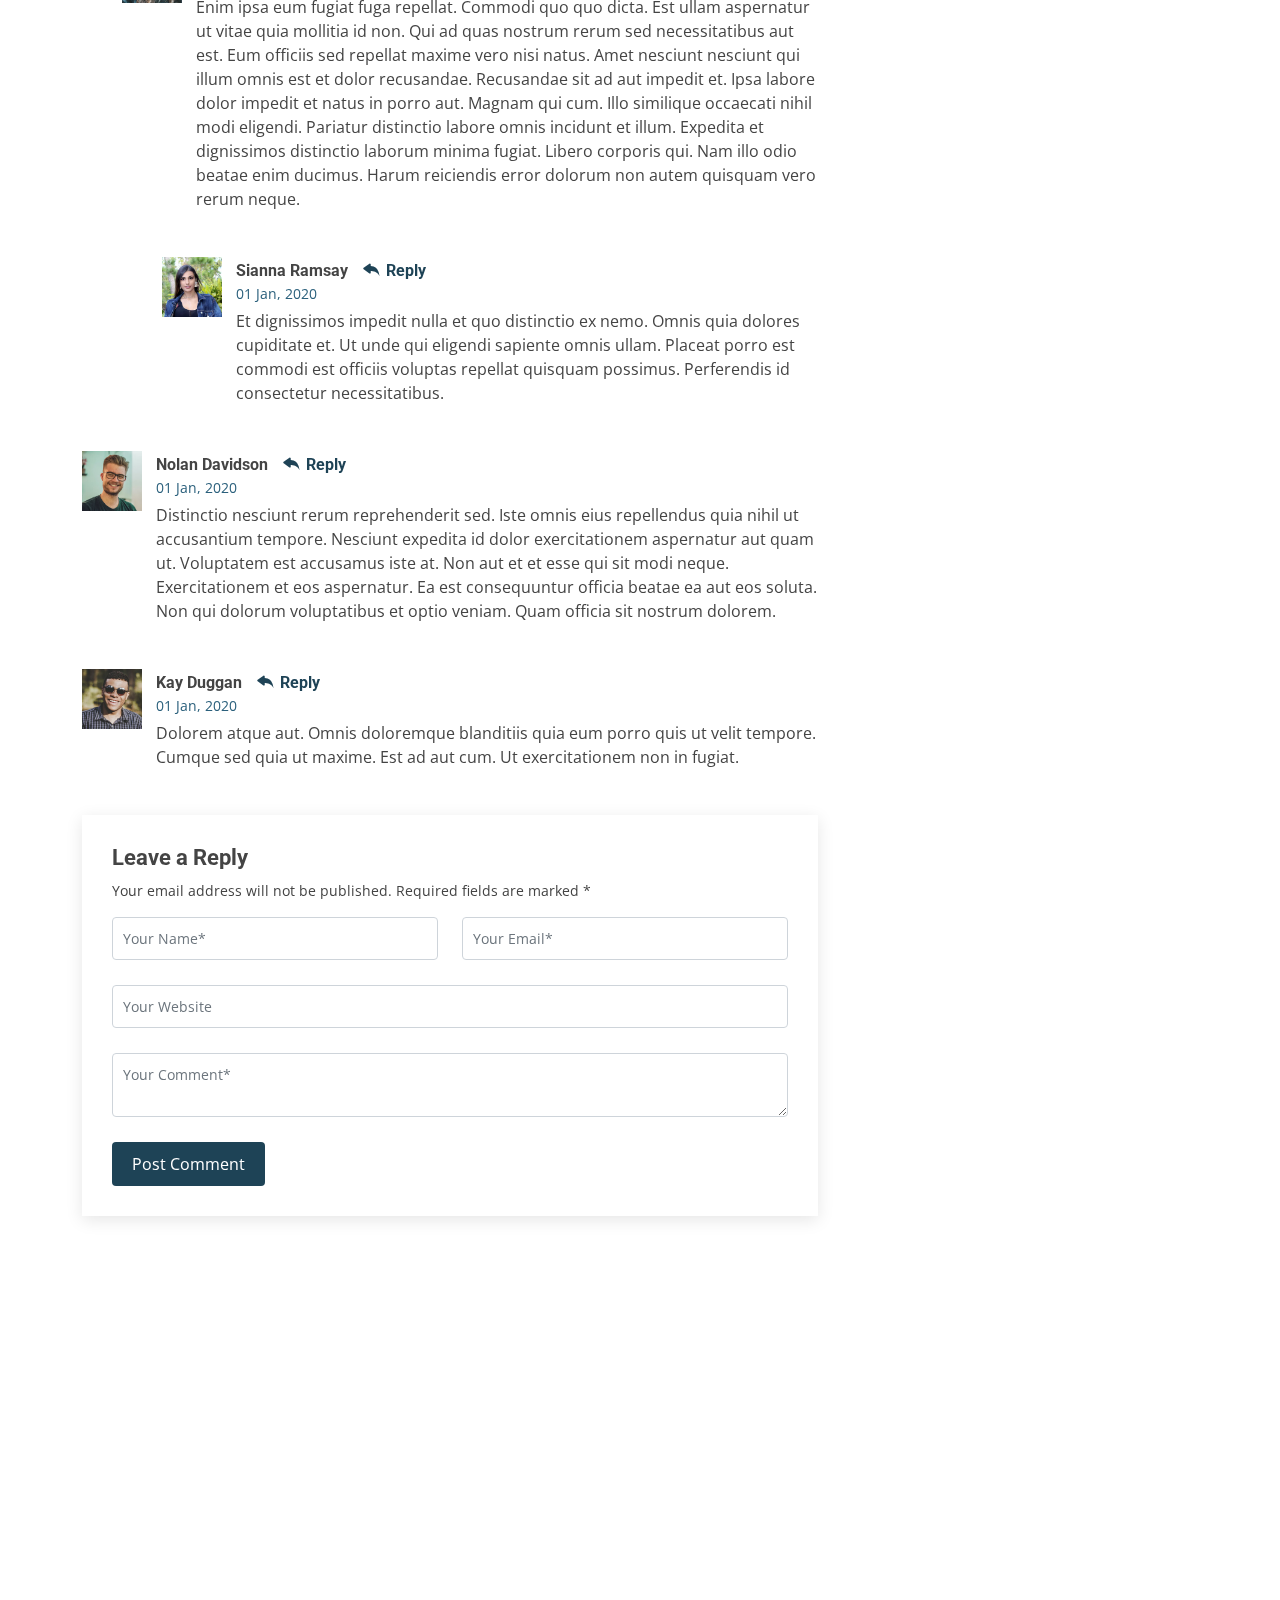
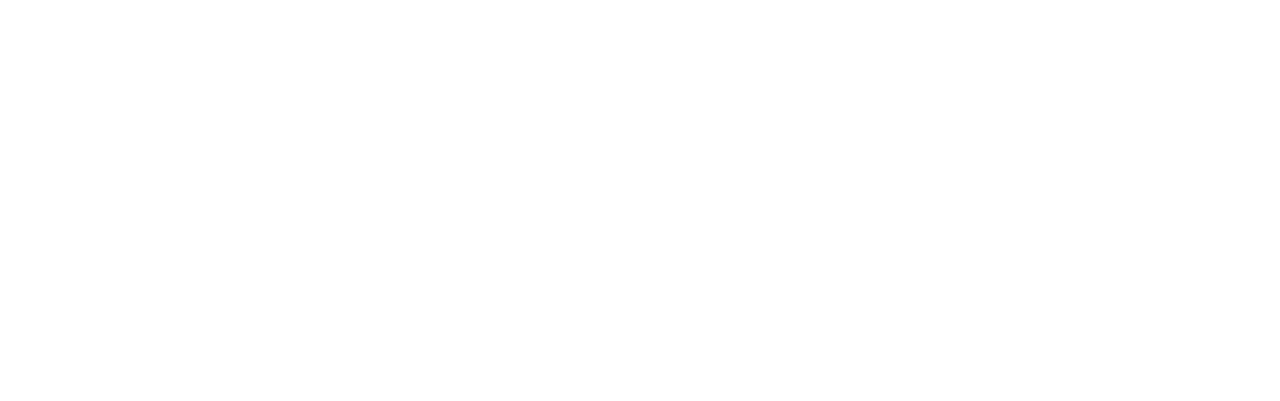
<file: blog-single.html>
<!DOCTYPE html>
<html lang="en">

<head>
  <meta charset="utf-8">
  <meta content="width=device-width, initial-scale=1.0" name="viewport">

  <title>Blog Single - Moderna Bootstrap Template</title>
  <meta content="" name="description">
  <meta content="" name="keywords">

  <!-- Favicons -->
  <link href="assets/img/favicon.png" rel="icon">
  <link href="assets/img/apple-touch-icon.png" rel="apple-touch-icon">

  <!-- Google Fonts -->
  <link href="https://fonts.googleapis.com/css?family=Open+Sans:300,300i,400,400i,600,600i,700,700i|Roboto:300,300i,400,400i,500,500i,700,700i&display=swap" rel="stylesheet">

  <!-- Vendor CSS Files -->
  <link href="assets/vendor/animate.css/animate.min.css" rel="stylesheet">
  <link href="assets/vendor/aos/aos.css" rel="stylesheet">
  <link href="assets/vendor/bootstrap/css/bootstrap.min.css" rel="stylesheet">
  <link href="assets/vendor/bootstrap-icons/bootstrap-icons.css" rel="stylesheet">
  <link href="assets/vendor/boxicons/css/boxicons.min.css" rel="stylesheet">
  <link href="assets/vendor/glightbox/css/glightbox.min.css" rel="stylesheet">
  <link href="assets/vendor/swiper/swiper-bundle.min.css" rel="stylesheet">

  <!-- Template Main CSS File -->
  <link href="assets/css/style.css" rel="stylesheet">

  <!-- =======================================================
  * Template Name: Moderna - v4.10.1
  * Template URL: https://bootstrapmade.com/free-bootstrap-template-corporate-moderna/
  * Author: BootstrapMade.com
  * License: https://bootstrapmade.com/license/
  ======================================================== -->
</head>

<body>

  <!-- ======= Header ======= -->
  <header id="header" class="fixed-top d-flex align-items-center ">
    <div class="container d-flex justify-content-between align-items-center">

      <div class="logo">
        <h1 class="text-light"><a href="index.html"><span>Moderna</span></a></h1>
        <!-- Uncomment below if you prefer to use an image logo -->
        <!-- <a href="index.html"><img src="assets/img/logo.png" alt="" class="img-fluid"></a>-->
      </div>

      <nav id="navbar" class="navbar">
        <ul>
          <li><a class="" href="index.html">Home</a></li>
          <li><a href="about.html">About</a></li>
          <li><a href="services.html">Services</a></li>
          <li><a href="portfolio.html">Portfolio</a></li>
          <li><a href="team.html">Team</a></li>
          <li><a class="active" href="blog.html">Blog</a></li>
          <li class="dropdown"><a href="#"><span>Drop Down</span> <i class="bi bi-chevron-down"></i></a>
            <ul>
              <li><a href="#">Drop Down 1</a></li>
              <li class="dropdown"><a href="#"><span>Deep Drop Down</span> <i class="bi bi-chevron-right"></i></a>
                <ul>
                  <li><a href="#">Deep Drop Down 1</a></li>
                  <li><a href="#">Deep Drop Down 2</a></li>
                  <li><a href="#">Deep Drop Down 3</a></li>
                  <li><a href="#">Deep Drop Down 4</a></li>
                  <li><a href="#">Deep Drop Down 5</a></li>
                </ul>
              </li>
              <li><a href="#">Drop Down 2</a></li>
              <li><a href="#">Drop Down 3</a></li>
              <li><a href="#">Drop Down 4</a></li>
            </ul>
          </li>
          <li><a href="contact.html">Contact Us</a></li>
        </ul>
        <i class="bi bi-list mobile-nav-toggle"></i>
      </nav><!-- .navbar -->

    </div>
  </header><!-- End Header -->

  <main id="main">

    <!-- ======= Blog Section ======= -->
    <section class="breadcrumbs">
      <div class="container">

        <div class="d-flex justify-content-between align-items-center">
          <h2>Blog</h2>

          <ol>
            <li><a href="index.html">Home</a></li>
            <li><a href="blog.html">Blog</a></li>
            <li>Dolorum optio tempore voluptas dignissimos cumque fuga qui quibusdam quia reiciendis</li>
          </ol>
        </div>

      </div>
    </section><!-- End Blog Section -->

    <!-- ======= Blog Single Section ======= -->
    <section id="blog" class="blog">
      <div class="container" data-aos="fade-up">

        <div class="row">

          <div class="col-lg-8 entries">

            <article class="entry entry-single">

              <div class="entry-img">
                <img src="assets/img/blog/blog-1.jpg" alt="" class="img-fluid">
              </div>

              <h2 class="entry-title">
                <a href="blog-single.html">Dolorum optio tempore voluptas dignissimos cumque fuga qui quibusdam quia</a>
              </h2>

              <div class="entry-meta">
                <ul>
                  <li class="d-flex align-items-center"><i class="bi bi-person"></i> <a href="blog-single.html">John Doe</a></li>
                  <li class="d-flex align-items-center"><i class="bi bi-clock"></i> <a href="blog-single.html"><time datetime="2020-01-01">Jan 1, 2020</time></a></li>
                  <li class="d-flex align-items-center"><i class="bi bi-chat-dots"></i> <a href="blog-single.html">12 Comments</a></li>
                </ul>
              </div>

              <div class="entry-content">
                <p>
                  Similique neque nam consequuntur ad non maxime aliquam quas. Quibusdam animi praesentium. Aliquam et laboriosam eius aut nostrum quidem aliquid dicta.
                  Et eveniet enim. Qui velit est ea dolorem doloremque deleniti aperiam unde soluta. Est cum et quod quos aut ut et sit sunt. Voluptate porro consequatur assumenda perferendis dolore.
                </p>

                <p>
                  Sit repellat hic cupiditate hic ut nemo. Quis nihil sunt non reiciendis. Sequi in accusamus harum vel aspernatur. Excepturi numquam nihil cumque odio. Et voluptate cupiditate.
                </p>

                <blockquote>
                  <p>
                    Et vero doloremque tempore voluptatem ratione vel aut. Deleniti sunt animi aut. Aut eos aliquam doloribus minus autem quos.
                  </p>
                </blockquote>

                <p>
                  Sed quo laboriosam qui architecto. Occaecati repellendus omnis dicta inventore tempore provident voluptas mollitia aliquid. Id repellendus quia. Asperiores nihil magni dicta est suscipit perspiciatis. Voluptate ex rerum assumenda dolores nihil quaerat.
                  Dolor porro tempora et quibusdam voluptas. Beatae aut at ad qui tempore corrupti velit quisquam rerum. Omnis dolorum exercitationem harum qui qui blanditiis neque.
                  Iusto autem itaque. Repudiandae hic quae aspernatur ea neque qui. Architecto voluptatem magni. Vel magnam quod et tempora deleniti error rerum nihil tempora.
                </p>

                <h3>Et quae iure vel ut odit alias.</h3>
                <p>
                  Officiis animi maxime nulla quo et harum eum quis a. Sit hic in qui quos fugit ut rerum atque. Optio provident dolores atque voluptatem rem excepturi molestiae qui. Voluptatem laborum omnis ullam quibusdam perspiciatis nulla nostrum. Voluptatum est libero eum nesciunt aliquid qui.
                  Quia et suscipit non sequi. Maxime sed odit. Beatae nesciunt nesciunt accusamus quia aut ratione aspernatur dolor. Sint harum eveniet dicta exercitationem minima. Exercitationem omnis asperiores natus aperiam dolor consequatur id ex sed. Quibusdam rerum dolores sint consequatur quidem ea.
                  Beatae minima sunt libero soluta sapiente in rem assumenda. Et qui odit voluptatem. Cum quibusdam voluptatem voluptatem accusamus mollitia aut atque aut.
                </p>
                <img src="assets/img/blog/blog-inside-post.jpg" class="img-fluid" alt="">

                <h3>Ut repellat blanditiis est dolore sunt dolorum quae.</h3>
                <p>
                  Rerum ea est assumenda pariatur quasi et quam. Facilis nam porro amet nostrum. In assumenda quia quae a id praesentium. Quos deleniti libero sed occaecati aut porro autem. Consectetur sed excepturi sint non placeat quia repellat incidunt labore. Autem facilis hic dolorum dolores vel.
                  Consectetur quasi id et optio praesentium aut asperiores eaque aut. Explicabo omnis quibusdam esse. Ex libero illum iusto totam et ut aut blanditiis. Veritatis numquam ut illum ut a quam vitae.
                </p>
                <p>
                  Alias quia non aliquid. Eos et ea velit. Voluptatem maxime enim omnis ipsa voluptas incidunt. Nulla sit eaque mollitia nisi asperiores est veniam.
                </p>

              </div>

              <div class="entry-footer">
                <i class="bi bi-folder"></i>
                <ul class="cats">
                  <li><a href="#">Business</a></li>
                </ul>

                <i class="bi bi-tags"></i>
                <ul class="tags">
                  <li><a href="#">Creative</a></li>
                  <li><a href="#">Tips</a></li>
                  <li><a href="#">Marketing</a></li>
                </ul>
              </div>

            </article><!-- End blog entry -->

            <div class="blog-author d-flex align-items-center">
              <img src="assets/img/blog/blog-author.jpg" class="rounded-circle float-left" alt="">
              <div>
                <h4>Jane Smith</h4>
                <div class="social-links">
                  <a href="https://twitters.com/#"><i class="bi bi-twitter"></i></a>
                  <a href="https://facebook.com/#"><i class="bi bi-facebook"></i></a>
                  <a href="https://instagram.com/#"><i class="biu bi-instagram"></i></a>
                </div>
                <p>
                  Itaque quidem optio quia voluptatibus dolorem dolor. Modi eum sed possimus accusantium. Quas repellat voluptatem officia numquam sint aspernatur voluptas. Esse et accusantium ut unde voluptas.
                </p>
              </div>
            </div><!-- End blog author bio -->

            <div class="blog-comments">

              <h4 class="comments-count">8 Comments</h4>

              <div id="comment-1" class="comment">
                <div class="d-flex">
                  <div class="comment-img"><img src="assets/img/blog/comments-1.jpg" alt=""></div>
                  <div>
                    <h5><a href="">Georgia Reader</a> <a href="#" class="reply"><i class="bi bi-reply-fill"></i> Reply</a></h5>
                    <time datetime="2020-01-01">01 Jan, 2020</time>
                    <p>
                      Et rerum totam nisi. Molestiae vel quam dolorum vel voluptatem et et. Est ad aut sapiente quis molestiae est qui cum soluta.
                      Vero aut rerum vel. Rerum quos laboriosam placeat ex qui. Sint qui facilis et.
                    </p>
                  </div>
                </div>
              </div><!-- End comment #1 -->

              <div id="comment-2" class="comment">
                <div class="d-flex">
                  <div class="comment-img"><img src="assets/img/blog/comments-2.jpg" alt=""></div>
                  <div>
                    <h5><a href="">Aron Alvarado</a> <a href="#" class="reply"><i class="bi bi-reply-fill"></i> Reply</a></h5>
                    <time datetime="2020-01-01">01 Jan, 2020</time>
                    <p>
                      Ipsam tempora sequi voluptatem quis sapiente non. Autem itaque eveniet saepe. Officiis illo ut beatae.
                    </p>
                  </div>
                </div>

                <div id="comment-reply-1" class="comment comment-reply">
                  <div class="d-flex">
                    <div class="comment-img"><img src="assets/img/blog/comments-3.jpg" alt=""></div>
                    <div>
                      <h5><a href="">Lynda Small</a> <a href="#" class="reply"><i class="bi bi-reply-fill"></i> Reply</a></h5>
                      <time datetime="2020-01-01">01 Jan, 2020</time>
                      <p>
                        Enim ipsa eum fugiat fuga repellat. Commodi quo quo dicta. Est ullam aspernatur ut vitae quia mollitia id non. Qui ad quas nostrum rerum sed necessitatibus aut est. Eum officiis sed repellat maxime vero nisi natus. Amet nesciunt nesciunt qui illum omnis est et dolor recusandae.

                        Recusandae sit ad aut impedit et. Ipsa labore dolor impedit et natus in porro aut. Magnam qui cum. Illo similique occaecati nihil modi eligendi. Pariatur distinctio labore omnis incidunt et illum. Expedita et dignissimos distinctio laborum minima fugiat.

                        Libero corporis qui. Nam illo odio beatae enim ducimus. Harum reiciendis error dolorum non autem quisquam vero rerum neque.
                      </p>
                    </div>
                  </div>

                  <div id="comment-reply-2" class="comment comment-reply">
                    <div class="d-flex">
                      <div class="comment-img"><img src="assets/img/blog/comments-4.jpg" alt=""></div>
                      <div>
                        <h5><a href="">Sianna Ramsay</a> <a href="#" class="reply"><i class="bi bi-reply-fill"></i> Reply</a></h5>
                        <time datetime="2020-01-01">01 Jan, 2020</time>
                        <p>
                          Et dignissimos impedit nulla et quo distinctio ex nemo. Omnis quia dolores cupiditate et. Ut unde qui eligendi sapiente omnis ullam. Placeat porro est commodi est officiis voluptas repellat quisquam possimus. Perferendis id consectetur necessitatibus.
                        </p>
                      </div>
                    </div>

                  </div><!-- End comment reply #2-->

                </div><!-- End comment reply #1-->

              </div><!-- End comment #2-->

              <div id="comment-3" class="comment">
                <div class="d-flex">
                  <div class="comment-img"><img src="assets/img/blog/comments-5.jpg" alt=""></div>
                  <div>
                    <h5><a href="">Nolan Davidson</a> <a href="#" class="reply"><i class="bi bi-reply-fill"></i> Reply</a></h5>
                    <time datetime="2020-01-01">01 Jan, 2020</time>
                    <p>
                      Distinctio nesciunt rerum reprehenderit sed. Iste omnis eius repellendus quia nihil ut accusantium tempore. Nesciunt expedita id dolor exercitationem aspernatur aut quam ut. Voluptatem est accusamus iste at.
                      Non aut et et esse qui sit modi neque. Exercitationem et eos aspernatur. Ea est consequuntur officia beatae ea aut eos soluta. Non qui dolorum voluptatibus et optio veniam. Quam officia sit nostrum dolorem.
                    </p>
                  </div>
                </div>

              </div><!-- End comment #3 -->

              <div id="comment-4" class="comment">
                <div class="d-flex">
                  <div class="comment-img"><img src="assets/img/blog/comments-6.jpg" alt=""></div>
                  <div>
                    <h5><a href="">Kay Duggan</a> <a href="#" class="reply"><i class="bi bi-reply-fill"></i> Reply</a></h5>
                    <time datetime="2020-01-01">01 Jan, 2020</time>
                    <p>
                      Dolorem atque aut. Omnis doloremque blanditiis quia eum porro quis ut velit tempore. Cumque sed quia ut maxime. Est ad aut cum. Ut exercitationem non in fugiat.
                    </p>
                  </div>
                </div>

              </div><!-- End comment #4 -->

              <div class="reply-form">
                <h4>Leave a Reply</h4>
                <p>Your email address will not be published. Required fields are marked * </p>
                <form action="">
                  <div class="row">
                    <div class="col-md-6 form-group">
                      <input name="name" type="text" class="form-control" placeholder="Your Name*">
                    </div>
                    <div class="col-md-6 form-group">
                      <input name="email" type="text" class="form-control" placeholder="Your Email*">
                    </div>
                  </div>
                  <div class="row">
                    <div class="col form-group">
                      <input name="website" type="text" class="form-control" placeholder="Your Website">
                    </div>
                  </div>
                  <div class="row">
                    <div class="col form-group">
                      <textarea name="comment" class="form-control" placeholder="Your Comment*"></textarea>
                    </div>
                  </div>
                  <button type="submit" class="btn btn-primary">Post Comment</button>

                </form>

              </div>

            </div><!-- End blog comments -->

          </div><!-- End blog entries list -->

          <div class="col-lg-4">

            <div class="sidebar">

              <h3 class="sidebar-title">Search</h3>
              <div class="sidebar-item search-form">
                <form action="">
                  <input type="text">
                  <button type="submit"><i class="bi bi-search"></i></button>
                </form>
              </div><!-- End sidebar search formn-->

              <h3 class="sidebar-title">Categories</h3>
              <div class="sidebar-item categories">
                <ul>
                  <li><a href="#">General <span>(25)</span></a></li>
                  <li><a href="#">Lifestyle <span>(12)</span></a></li>
                  <li><a href="#">Travel <span>(5)</span></a></li>
                  <li><a href="#">Design <span>(22)</span></a></li>
                  <li><a href="#">Creative <span>(8)</span></a></li>
                  <li><a href="#">Educaion <span>(14)</span></a></li>
                </ul>
              </div><!-- End sidebar categories-->

              <h3 class="sidebar-title">Recent Posts</h3>
              <div class="sidebar-item recent-posts">
                <div class="post-item clearfix">
                  <img src="assets/img/blog/blog-recent-1.jpg" alt="">
                  <h4><a href="blog-single.html">Nihil blanditiis at in nihil autem</a></h4>
                  <time datetime="2020-01-01">Jan 1, 2020</time>
                </div>

                <div class="post-item clearfix">
                  <img src="assets/img/blog/blog-recent-2.jpg" alt="">
                  <h4><a href="blog-single.html">Quidem autem et impedit</a></h4>
                  <time datetime="2020-01-01">Jan 1, 2020</time>
                </div>

                <div class="post-item clearfix">
                  <img src="assets/img/blog/blog-recent-3.jpg" alt="">
                  <h4><a href="blog-single.html">Id quia et et ut maxime similique occaecati ut</a></h4>
                  <time datetime="2020-01-01">Jan 1, 2020</time>
                </div>

                <div class="post-item clearfix">
                  <img src="assets/img/blog/blog-recent-4.jpg" alt="">
                  <h4><a href="blog-single.html">Laborum corporis quo dara net para</a></h4>
                  <time datetime="2020-01-01">Jan 1, 2020</time>
                </div>

                <div class="post-item clearfix">
                  <img src="assets/img/blog/blog-recent-5.jpg" alt="">
                  <h4><a href="blog-single.html">Et dolores corrupti quae illo quod dolor</a></h4>
                  <time datetime="2020-01-01">Jan 1, 2020</time>
                </div>

              </div><!-- End sidebar recent posts-->

              <h3 class="sidebar-title">Tags</h3>
              <div class="sidebar-item tags">
                <ul>
                  <li><a href="#">App</a></li>
                  <li><a href="#">IT</a></li>
                  <li><a href="#">Business</a></li>
                  <li><a href="#">Mac</a></li>
                  <li><a href="#">Design</a></li>
                  <li><a href="#">Office</a></li>
                  <li><a href="#">Creative</a></li>
                  <li><a href="#">Studio</a></li>
                  <li><a href="#">Smart</a></li>
                  <li><a href="#">Tips</a></li>
                  <li><a href="#">Marketing</a></li>
                </ul>
              </div><!-- End sidebar tags-->

            </div><!-- End sidebar -->

          </div><!-- End blog sidebar -->

        </div>

      </div>
    </section><!-- End Blog Single Section -->

  </main><!-- End #main -->

  <!-- ======= Footer ======= -->
  <footer id="footer" data-aos="fade-up" data-aos-easing="ease-in-out" data-aos-duration="500">

    <div class="footer-newsletter">
      <div class="container">
        <div class="row">
          <div class="col-lg-6">
            <h4>Our Newsletter</h4>
            <p>Tamen quem nulla quae legam multos aute sint culpa legam noster magna</p>
          </div>
          <div class="col-lg-6">
            <form action="" method="post">
              <input type="email" name="email"><input type="submit" value="Subscribe">
            </form>
          </div>
        </div>
      </div>
    </div>

    <div class="footer-top">
      <div class="container">
        <div class="row">

          <div class="col-lg-3 col-md-6 footer-links">
            <h4>Useful Links</h4>
            <ul>
              <li><i class="bx bx-chevron-right"></i> <a href="#">Home</a></li>
              <li><i class="bx bx-chevron-right"></i> <a href="#">About us</a></li>
              <li><i class="bx bx-chevron-right"></i> <a href="#">Services</a></li>
              <li><i class="bx bx-chevron-right"></i> <a href="#">Terms of service</a></li>
              <li><i class="bx bx-chevron-right"></i> <a href="#">Privacy policy</a></li>
            </ul>
          </div>

          <div class="col-lg-3 col-md-6 footer-links">
            <h4>Our Services</h4>
            <ul>
              <li><i class="bx bx-chevron-right"></i> <a href="#">Web Design</a></li>
              <li><i class="bx bx-chevron-right"></i> <a href="#">Web Development</a></li>
              <li><i class="bx bx-chevron-right"></i> <a href="#">Product Management</a></li>
              <li><i class="bx bx-chevron-right"></i> <a href="#">Marketing</a></li>
              <li><i class="bx bx-chevron-right"></i> <a href="#">Graphic Design</a></li>
            </ul>
          </div>

          <div class="col-lg-3 col-md-6 footer-contact">
            <h4>Contact Us</h4>
            <p>
              A108 Adam Street <br>
              New York, NY 535022<br>
              United States <br><br>
              <strong>Phone:</strong> +1 5589 55488 55<br>
              <strong>Email:</strong> info@example.com<br>
            </p>

          </div>

          <div class="col-lg-3 col-md-6 footer-info">
            <h3>About Moderna</h3>
            <p>Cras fermentum odio eu feugiat lide par naso tierra. Justo eget nada terra videa magna derita valies darta donna mare fermentum iaculis eu non diam phasellus.</p>
            <div class="social-links mt-3">
              <a href="#" class="twitter"><i class="bx bxl-twitter"></i></a>
              <a href="#" class="facebook"><i class="bx bxl-facebook"></i></a>
              <a href="#" class="instagram"><i class="bx bxl-instagram"></i></a>
              <a href="#" class="linkedin"><i class="bx bxl-linkedin"></i></a>
            </div>
          </div>

        </div>
      </div>
    </div>

    <div class="container">
      <div class="copyright">
        &copy; Copyright <strong><span>Moderna</span></strong>. All Rights Reserved
      </div>
      <div class="credits">
        <!-- All the links in the footer should remain intact. -->
        <!-- You can delete the links only if you purchased the pro version. -->
        <!-- Licensing information: https://bootstrapmade.com/license/ -->
        <!-- Purchase the pro version with working PHP/AJAX contact form: https://bootstrapmade.com/free-bootstrap-template-corporate-moderna/ -->
        Designed by <a href="https://bootstrapmade.com/">BootstrapMade</a>
      </div>
    </div>
  </footer><!-- End Footer -->

  <a href="#" class="back-to-top d-flex align-items-center justify-content-center"><i class="bi bi-arrow-up-short"></i></a>

  <!-- Vendor JS Files -->
  <script src="assets/vendor/purecounter/purecounter_vanilla.js"></script>
  <script src="assets/vendor/aos/aos.js"></script>
  <script src="assets/vendor/bootstrap/js/bootstrap.bundle.min.js"></script>
  <script src="assets/vendor/glightbox/js/glightbox.min.js"></script>
  <script src="assets/vendor/isotope-layout/isotope.pkgd.min.js"></script>
  <script src="assets/vendor/swiper/swiper-bundle.min.js"></script>
  <script src="assets/vendor/waypoints/noframework.waypoints.js"></script>
  <script src="assets/vendor/php-email-form/validate.js"></script>

  <!-- Template Main JS File -->
  <script src="assets/js/main.js"></script>

</body>

</html>
</file>
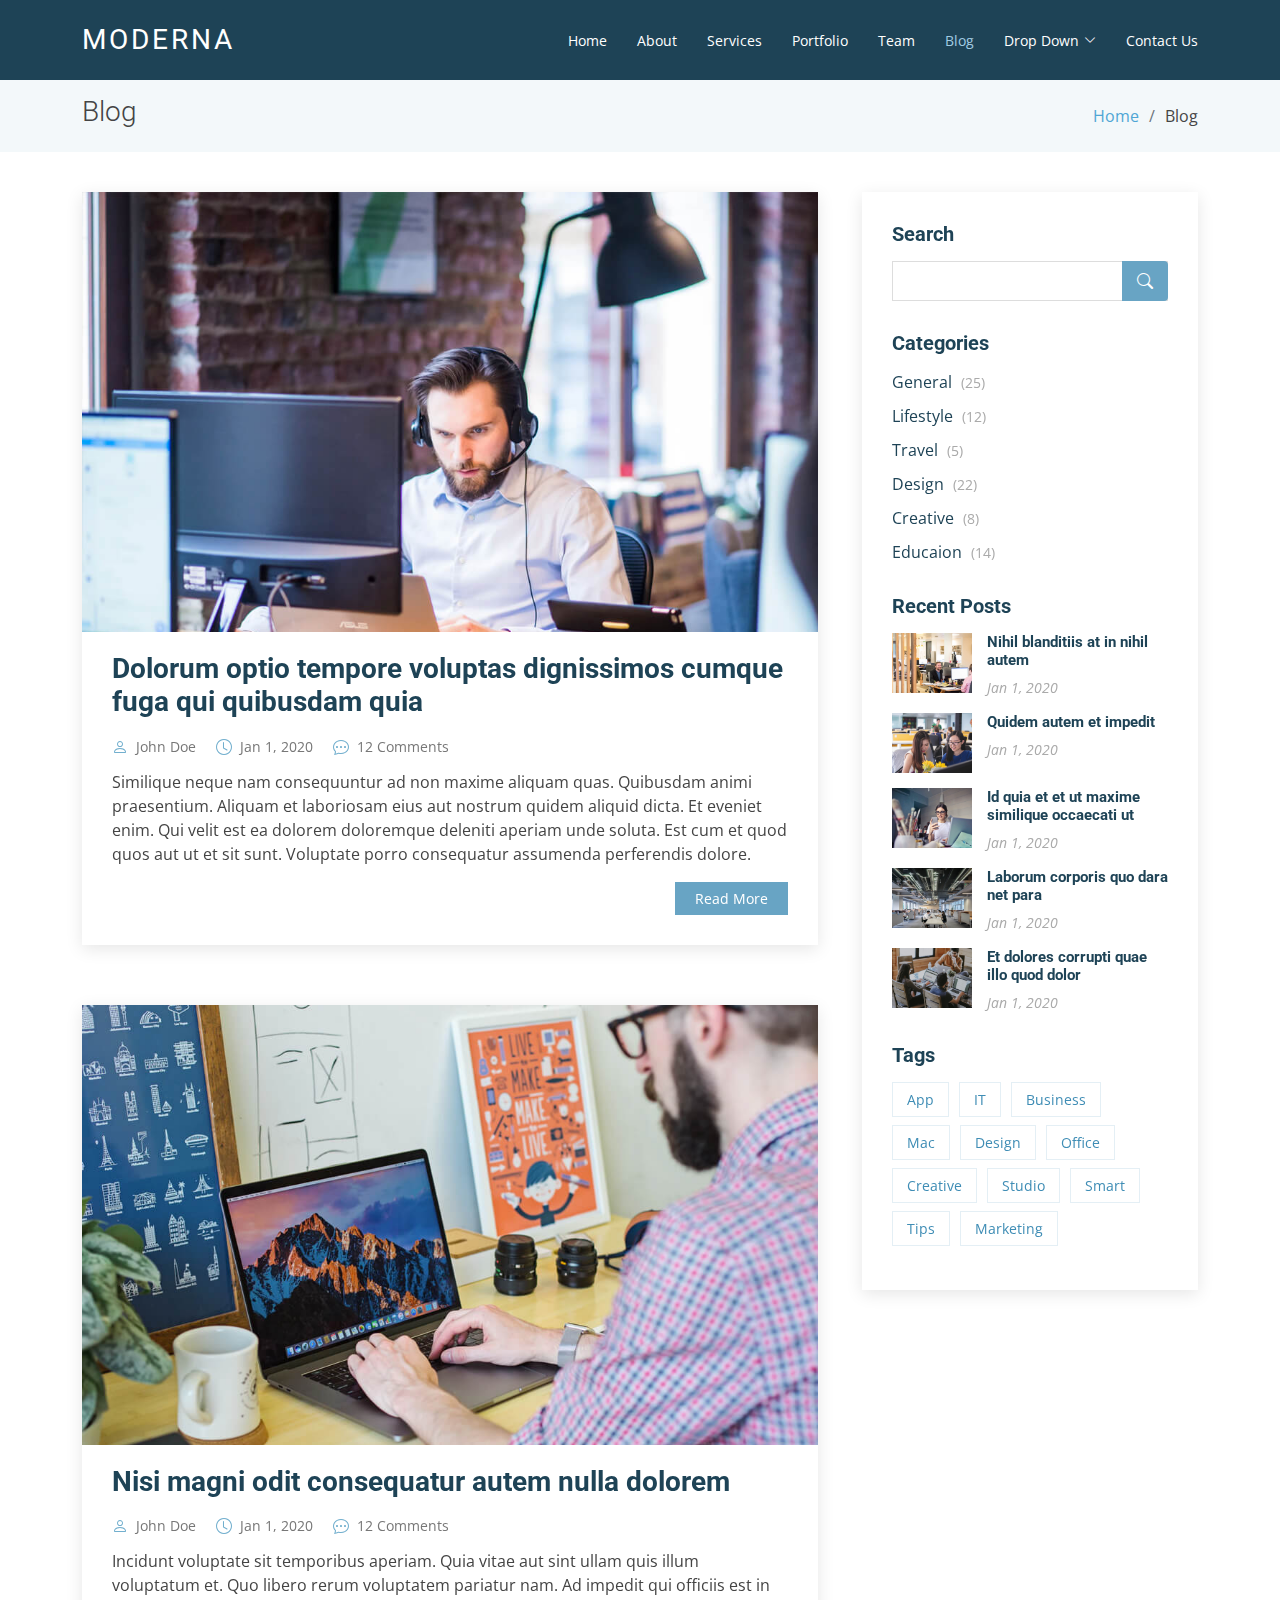
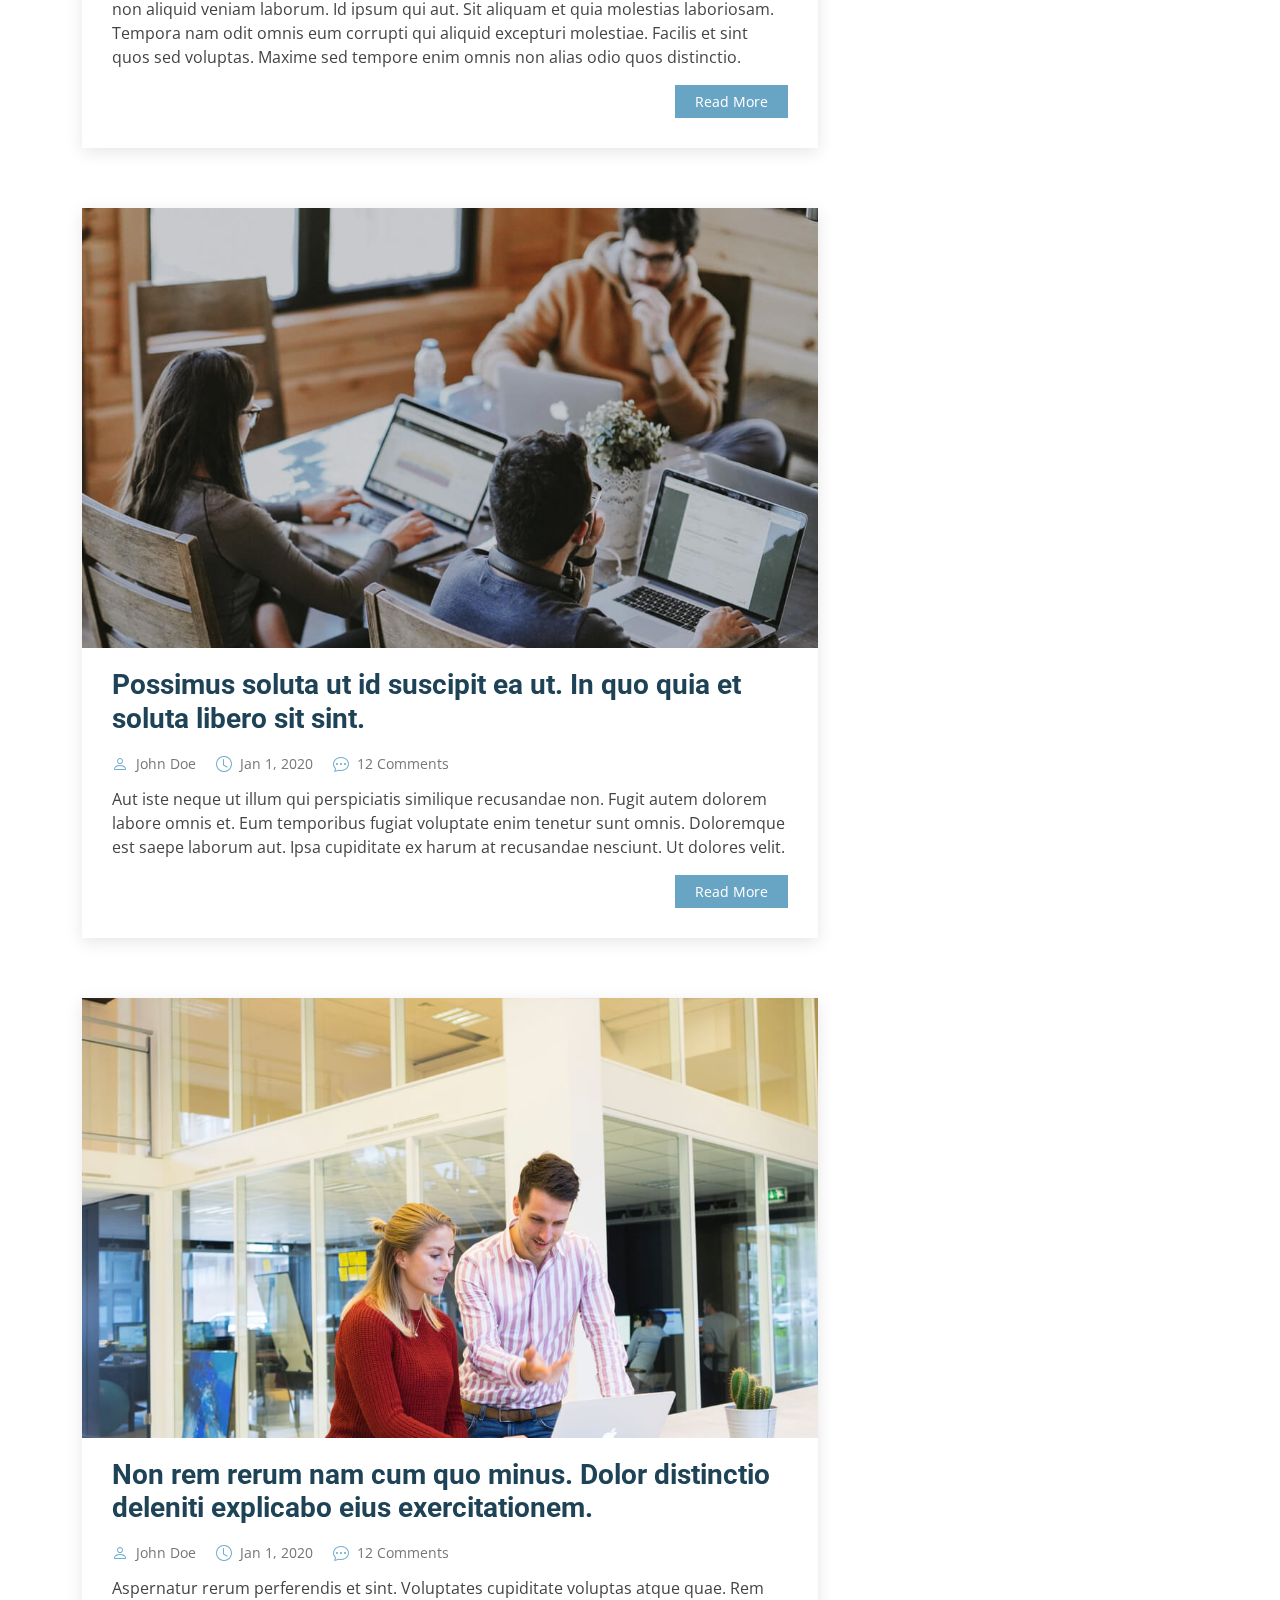
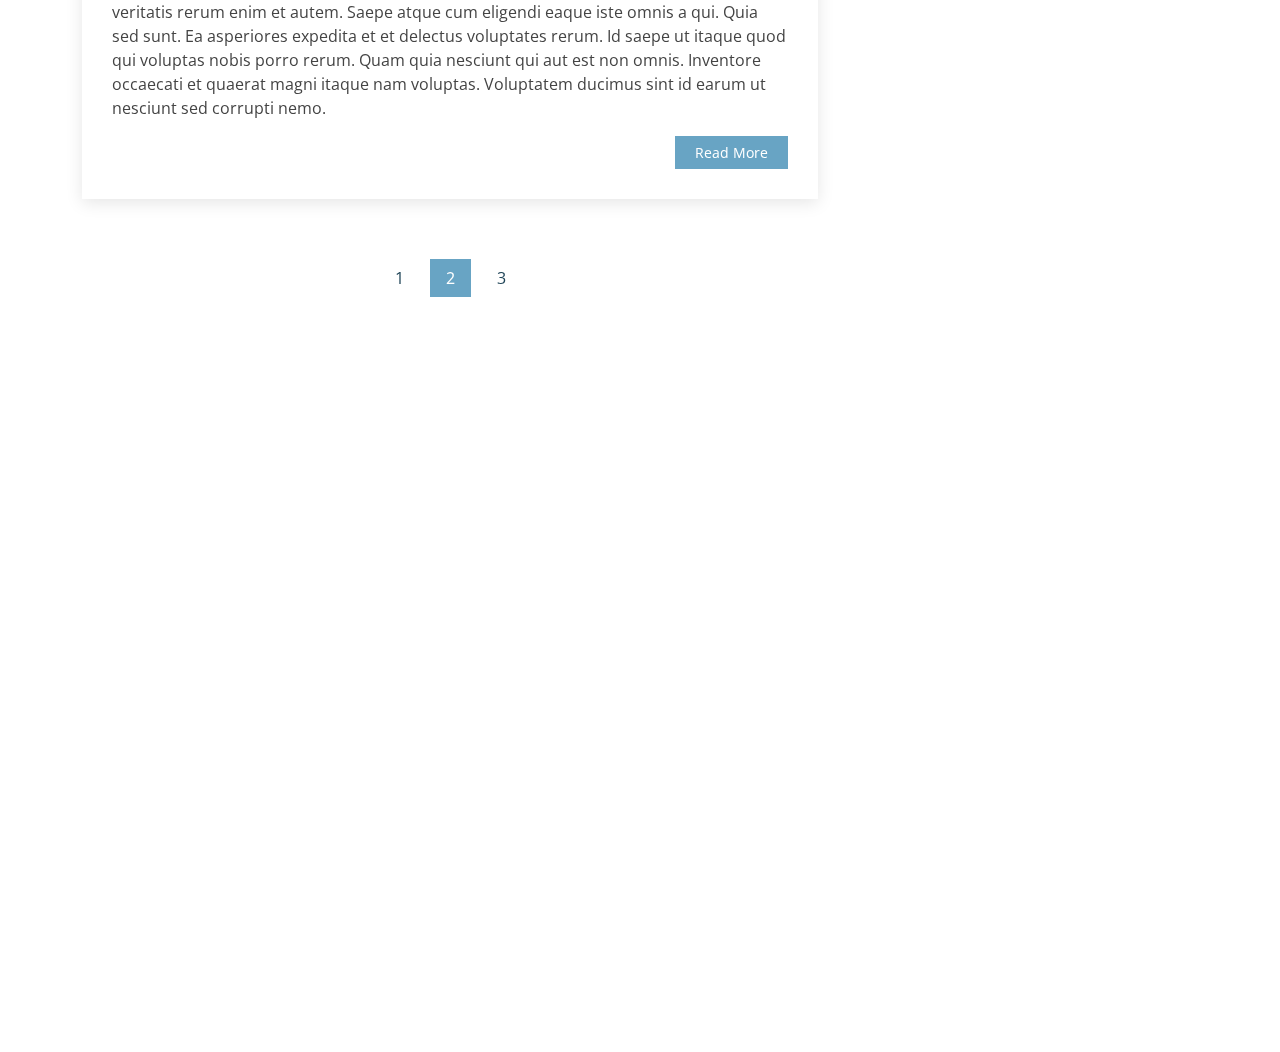
<file: blog.html>
<!DOCTYPE html>
<html lang="en">

<head>
  <meta charset="utf-8">
  <meta content="width=device-width, initial-scale=1.0" name="viewport">

  <title>Blog - Moderna Bootstrap Template</title>
  <meta content="" name="description">
  <meta content="" name="keywords">

  <!-- Favicons -->
  <link href="assets/img/favicon.png" rel="icon">
  <link href="assets/img/apple-touch-icon.png" rel="apple-touch-icon">

  <!-- Google Fonts -->
  <link href="https://fonts.googleapis.com/css?family=Open+Sans:300,300i,400,400i,600,600i,700,700i|Roboto:300,300i,400,400i,500,500i,700,700i&display=swap" rel="stylesheet">

  <!-- Vendor CSS Files -->
  <link href="assets/vendor/animate.css/animate.min.css" rel="stylesheet">
  <link href="assets/vendor/aos/aos.css" rel="stylesheet">
  <link href="assets/vendor/bootstrap/css/bootstrap.min.css" rel="stylesheet">
  <link href="assets/vendor/bootstrap-icons/bootstrap-icons.css" rel="stylesheet">
  <link href="assets/vendor/boxicons/css/boxicons.min.css" rel="stylesheet">
  <link href="assets/vendor/glightbox/css/glightbox.min.css" rel="stylesheet">
  <link href="assets/vendor/swiper/swiper-bundle.min.css" rel="stylesheet">

  <!-- Template Main CSS File -->
  <link href="assets/css/style.css" rel="stylesheet">

  <!-- =======================================================
  * Template Name: Moderna - v4.10.1
  * Template URL: https://bootstrapmade.com/free-bootstrap-template-corporate-moderna/
  * Author: BootstrapMade.com
  * License: https://bootstrapmade.com/license/
  ======================================================== -->
</head>

<body>

  <!-- ======= Header ======= -->
  <header id="header" class="fixed-top d-flex align-items-center ">
    <div class="container d-flex justify-content-between align-items-center">

      <div class="logo">
        <h1 class="text-light"><a href="index.html"><span>Moderna</span></a></h1>
        <!-- Uncomment below if you prefer to use an image logo -->
        <!-- <a href="index.html"><img src="assets/img/logo.png" alt="" class="img-fluid"></a>-->
      </div>

      <nav id="navbar" class="navbar">
        <ul>
          <li><a class="" href="index.html">Home</a></li>
          <li><a href="about.html">About</a></li>
          <li><a href="services.html">Services</a></li>
          <li><a href="portfolio.html">Portfolio</a></li>
          <li><a href="team.html">Team</a></li>
          <li><a class="active" href="blog.html">Blog</a></li>
          <li class="dropdown"><a href="#"><span>Drop Down</span> <i class="bi bi-chevron-down"></i></a>
            <ul>
              <li><a href="#">Drop Down 1</a></li>
              <li class="dropdown"><a href="#"><span>Deep Drop Down</span> <i class="bi bi-chevron-right"></i></a>
                <ul>
                  <li><a href="#">Deep Drop Down 1</a></li>
                  <li><a href="#">Deep Drop Down 2</a></li>
                  <li><a href="#">Deep Drop Down 3</a></li>
                  <li><a href="#">Deep Drop Down 4</a></li>
                  <li><a href="#">Deep Drop Down 5</a></li>
                </ul>
              </li>
              <li><a href="#">Drop Down 2</a></li>
              <li><a href="#">Drop Down 3</a></li>
              <li><a href="#">Drop Down 4</a></li>
            </ul>
          </li>
          <li><a href="contact.html">Contact Us</a></li>
        </ul>
        <i class="bi bi-list mobile-nav-toggle"></i>
      </nav><!-- .navbar -->

    </div>
  </header><!-- End Header -->

  <main id="main">

    <!-- ======= Blog Section ======= -->
    <section class="breadcrumbs">
      <div class="container">

        <div class="d-flex justify-content-between align-items-center">
          <h2>Blog</h2>

          <ol>
            <li><a href="index.html">Home</a></li>
            <li>Blog</li>
          </ol>
        </div>

      </div>
    </section><!-- End Blog Section -->

    <!-- ======= Blog Section ======= -->
    <section id="blog" class="blog">
      <div class="container" data-aos="fade-up">

        <div class="row">

          <div class="col-lg-8 entries">

            <article class="entry">

              <div class="entry-img">
                <img src="assets/img/blog/blog-1.jpg" alt="" class="img-fluid">
              </div>

              <h2 class="entry-title">
                <a href="blog-single.html">Dolorum optio tempore voluptas dignissimos cumque fuga qui quibusdam quia</a>
              </h2>

              <div class="entry-meta">
                <ul>
                  <li class="d-flex align-items-center"><i class="bi bi-person"></i> <a href="blog-single.html">John Doe</a></li>
                  <li class="d-flex align-items-center"><i class="bi bi-clock"></i> <a href="blog-single.html"><time datetime="2020-01-01">Jan 1, 2020</time></a></li>
                  <li class="d-flex align-items-center"><i class="bi bi-chat-dots"></i> <a href="blog-single.html">12 Comments</a></li>
                </ul>
              </div>

              <div class="entry-content">
                <p>
                  Similique neque nam consequuntur ad non maxime aliquam quas. Quibusdam animi praesentium. Aliquam et laboriosam eius aut nostrum quidem aliquid dicta.
                  Et eveniet enim. Qui velit est ea dolorem doloremque deleniti aperiam unde soluta. Est cum et quod quos aut ut et sit sunt. Voluptate porro consequatur assumenda perferendis dolore.
                </p>
                <div class="read-more">
                  <a href="blog-single.html">Read More</a>
                </div>
              </div>

            </article><!-- End blog entry -->

            <article class="entry">

              <div class="entry-img">
                <img src="assets/img/blog/blog-2.jpg" alt="" class="img-fluid">
              </div>

              <h2 class="entry-title">
                <a href="blog-single.html">Nisi magni odit consequatur autem nulla dolorem</a>
              </h2>

              <div class="entry-meta">
                <ul>
                  <li class="d-flex align-items-center"><i class="bi bi-person"></i> <a href="blog-single.html">John Doe</a></li>
                  <li class="d-flex align-items-center"><i class="bi bi-clock"></i> <a href="blog-single.html"><time datetime="2020-01-01">Jan 1, 2020</time></a></li>
                  <li class="d-flex align-items-center"><i class="bi bi-chat-dots"></i> <a href="blog-single.html">12 Comments</a></li>
                </ul>
              </div>

              <div class="entry-content">
                <p>
                  Incidunt voluptate sit temporibus aperiam. Quia vitae aut sint ullam quis illum voluptatum et. Quo libero rerum voluptatem pariatur nam.
                  Ad impedit qui officiis est in non aliquid veniam laborum. Id ipsum qui aut. Sit aliquam et quia molestias laboriosam. Tempora nam odit omnis eum corrupti qui aliquid excepturi molestiae. Facilis et sint quos sed voluptas. Maxime sed tempore enim omnis non alias odio quos distinctio.
                </p>
                <div class="read-more">
                  <a href="blog-single.html">Read More</a>
                </div>
              </div>

            </article><!-- End blog entry -->

            <article class="entry">

              <div class="entry-img">
                <img src="assets/img/blog/blog-3.jpg" alt="" class="img-fluid">
              </div>

              <h2 class="entry-title">
                <a href="blog-single.html">Possimus soluta ut id suscipit ea ut. In quo quia et soluta libero sit sint.</a>
              </h2>

              <div class="entry-meta">
                <ul>
                  <li class="d-flex align-items-center"><i class="bi bi-person"></i> <a href="blog-single.html">John Doe</a></li>
                  <li class="d-flex align-items-center"><i class="bi bi-clock"></i> <a href="blog-single.html"><time datetime="2020-01-01">Jan 1, 2020</time></a></li>
                  <li class="d-flex align-items-center"><i class="bi bi-chat-dots"></i> <a href="blog-single.html">12 Comments</a></li>
                </ul>
              </div>

              <div class="entry-content">
                <p>
                  Aut iste neque ut illum qui perspiciatis similique recusandae non. Fugit autem dolorem labore omnis et. Eum temporibus fugiat voluptate enim tenetur sunt omnis.
                  Doloremque est saepe laborum aut. Ipsa cupiditate ex harum at recusandae nesciunt. Ut dolores velit.
                </p>
                <div class="read-more">
                  <a href="blog-single.html">Read More</a>
                </div>
              </div>

            </article><!-- End blog entry -->

            <article class="entry">

              <div class="entry-img">
                <img src="assets/img/blog/blog-4.jpg" alt="" class="img-fluid">
              </div>

              <h2 class="entry-title">
                <a href="blog-single.html">Non rem rerum nam cum quo minus. Dolor distinctio deleniti explicabo eius exercitationem.</a>
              </h2>

              <div class="entry-meta">
                <ul>
                  <li class="d-flex align-items-center"><i class="bi bi-person"></i> <a href="blog-single.html">John Doe</a></li>
                  <li class="d-flex align-items-center"><i class="bi bi-clock"></i> <a href="blog-single.html"><time datetime="2020-01-01">Jan 1, 2020</time></a></li>
                  <li class="d-flex align-items-center"><i class="bi bi-chat-dots"></i> <a href="blog-single.html">12 Comments</a></li>
                </ul>
              </div>

              <div class="entry-content">
                <p>
                  Aspernatur rerum perferendis et sint. Voluptates cupiditate voluptas atque quae. Rem veritatis rerum enim et autem. Saepe atque cum eligendi eaque iste omnis a qui.
                  Quia sed sunt. Ea asperiores expedita et et delectus voluptates rerum. Id saepe ut itaque quod qui voluptas nobis porro rerum. Quam quia nesciunt qui aut est non omnis. Inventore occaecati et quaerat magni itaque nam voluptas. Voluptatem ducimus sint id earum ut nesciunt sed corrupti nemo.
                </p>
                <div class="read-more">
                  <a href="blog-single.html">Read More</a>
                </div>
              </div>

            </article><!-- End blog entry -->

            <div class="blog-pagination">
              <ul class="justify-content-center">
                <li><a href="#">1</a></li>
                <li class="active"><a href="#">2</a></li>
                <li><a href="#">3</a></li>
              </ul>
            </div>

          </div><!-- End blog entries list -->

          <div class="col-lg-4">

            <div class="sidebar">

              <h3 class="sidebar-title">Search</h3>
              <div class="sidebar-item search-form">
                <form action="">
                  <input type="text">
                  <button type="submit"><i class="bi bi-search"></i></button>
                </form>
              </div><!-- End sidebar search formn-->

              <h3 class="sidebar-title">Categories</h3>
              <div class="sidebar-item categories">
                <ul>
                  <li><a href="#">General <span>(25)</span></a></li>
                  <li><a href="#">Lifestyle <span>(12)</span></a></li>
                  <li><a href="#">Travel <span>(5)</span></a></li>
                  <li><a href="#">Design <span>(22)</span></a></li>
                  <li><a href="#">Creative <span>(8)</span></a></li>
                  <li><a href="#">Educaion <span>(14)</span></a></li>
                </ul>
              </div><!-- End sidebar categories-->

              <h3 class="sidebar-title">Recent Posts</h3>
              <div class="sidebar-item recent-posts">
                <div class="post-item clearfix">
                  <img src="assets/img/blog/blog-recent-1.jpg" alt="">
                  <h4><a href="blog-single.html">Nihil blanditiis at in nihil autem</a></h4>
                  <time datetime="2020-01-01">Jan 1, 2020</time>
                </div>

                <div class="post-item clearfix">
                  <img src="assets/img/blog/blog-recent-2.jpg" alt="">
                  <h4><a href="blog-single.html">Quidem autem et impedit</a></h4>
                  <time datetime="2020-01-01">Jan 1, 2020</time>
                </div>

                <div class="post-item clearfix">
                  <img src="assets/img/blog/blog-recent-3.jpg" alt="">
                  <h4><a href="blog-single.html">Id quia et et ut maxime similique occaecati ut</a></h4>
                  <time datetime="2020-01-01">Jan 1, 2020</time>
                </div>

                <div class="post-item clearfix">
                  <img src="assets/img/blog/blog-recent-4.jpg" alt="">
                  <h4><a href="blog-single.html">Laborum corporis quo dara net para</a></h4>
                  <time datetime="2020-01-01">Jan 1, 2020</time>
                </div>

                <div class="post-item clearfix">
                  <img src="assets/img/blog/blog-recent-5.jpg" alt="">
                  <h4><a href="blog-single.html">Et dolores corrupti quae illo quod dolor</a></h4>
                  <time datetime="2020-01-01">Jan 1, 2020</time>
                </div>

              </div><!-- End sidebar recent posts-->

              <h3 class="sidebar-title">Tags</h3>
              <div class="sidebar-item tags">
                <ul>
                  <li><a href="#">App</a></li>
                  <li><a href="#">IT</a></li>
                  <li><a href="#">Business</a></li>
                  <li><a href="#">Mac</a></li>
                  <li><a href="#">Design</a></li>
                  <li><a href="#">Office</a></li>
                  <li><a href="#">Creative</a></li>
                  <li><a href="#">Studio</a></li>
                  <li><a href="#">Smart</a></li>
                  <li><a href="#">Tips</a></li>
                  <li><a href="#">Marketing</a></li>
                </ul>
              </div><!-- End sidebar tags-->

            </div><!-- End sidebar -->

          </div><!-- End blog sidebar -->

        </div>

      </div>
    </section><!-- End Blog Section -->

  </main><!-- End #main -->

  <!-- ======= Footer ======= -->
  <footer id="footer" data-aos="fade-up" data-aos-easing="ease-in-out" data-aos-duration="500">

    <div class="footer-newsletter">
      <div class="container">
        <div class="row">
          <div class="col-lg-6">
            <h4>Our Newsletter</h4>
            <p>Tamen quem nulla quae legam multos aute sint culpa legam noster magna</p>
          </div>
          <div class="col-lg-6">
            <form action="" method="post">
              <input type="email" name="email"><input type="submit" value="Subscribe">
            </form>
          </div>
        </div>
      </div>
    </div>

    <div class="footer-top">
      <div class="container">
        <div class="row">

          <div class="col-lg-3 col-md-6 footer-links">
            <h4>Useful Links</h4>
            <ul>
              <li><i class="bx bx-chevron-right"></i> <a href="#">Home</a></li>
              <li><i class="bx bx-chevron-right"></i> <a href="#">About us</a></li>
              <li><i class="bx bx-chevron-right"></i> <a href="#">Services</a></li>
              <li><i class="bx bx-chevron-right"></i> <a href="#">Terms of service</a></li>
              <li><i class="bx bx-chevron-right"></i> <a href="#">Privacy policy</a></li>
            </ul>
          </div>

          <div class="col-lg-3 col-md-6 footer-links">
            <h4>Our Services</h4>
            <ul>
              <li><i class="bx bx-chevron-right"></i> <a href="#">Web Design</a></li>
              <li><i class="bx bx-chevron-right"></i> <a href="#">Web Development</a></li>
              <li><i class="bx bx-chevron-right"></i> <a href="#">Product Management</a></li>
              <li><i class="bx bx-chevron-right"></i> <a href="#">Marketing</a></li>
              <li><i class="bx bx-chevron-right"></i> <a href="#">Graphic Design</a></li>
            </ul>
          </div>

          <div class="col-lg-3 col-md-6 footer-contact">
            <h4>Contact Us</h4>
            <p>
              A108 Adam Street <br>
              New York, NY 535022<br>
              United States <br><br>
              <strong>Phone:</strong> +1 5589 55488 55<br>
              <strong>Email:</strong> info@example.com<br>
            </p>

          </div>

          <div class="col-lg-3 col-md-6 footer-info">
            <h3>About Moderna</h3>
            <p>Cras fermentum odio eu feugiat lide par naso tierra. Justo eget nada terra videa magna derita valies darta donna mare fermentum iaculis eu non diam phasellus.</p>
            <div class="social-links mt-3">
              <a href="#" class="twitter"><i class="bx bxl-twitter"></i></a>
              <a href="#" class="facebook"><i class="bx bxl-facebook"></i></a>
              <a href="#" class="instagram"><i class="bx bxl-instagram"></i></a>
              <a href="#" class="linkedin"><i class="bx bxl-linkedin"></i></a>
            </div>
          </div>

        </div>
      </div>
    </div>

    <div class="container">
      <div class="copyright">
        &copy; Copyright <strong><span>Moderna</span></strong>. All Rights Reserved
      </div>
      <div class="credits">
        <!-- All the links in the footer should remain intact. -->
        <!-- You can delete the links only if you purchased the pro version. -->
        <!-- Licensing information: https://bootstrapmade.com/license/ -->
        <!-- Purchase the pro version with working PHP/AJAX contact form: https://bootstrapmade.com/free-bootstrap-template-corporate-moderna/ -->
        Designed by <a href="https://bootstrapmade.com/">BootstrapMade</a>
      </div>
    </div>
  </footer><!-- End Footer -->

  <a href="#" class="back-to-top d-flex align-items-center justify-content-center"><i class="bi bi-arrow-up-short"></i></a>

  <!-- Vendor JS Files -->
  <script src="assets/vendor/purecounter/purecounter_vanilla.js"></script>
  <script src="assets/vendor/aos/aos.js"></script>
  <script src="assets/vendor/bootstrap/js/bootstrap.bundle.min.js"></script>
  <script src="assets/vendor/glightbox/js/glightbox.min.js"></script>
  <script src="assets/vendor/isotope-layout/isotope.pkgd.min.js"></script>
  <script src="assets/vendor/swiper/swiper-bundle.min.js"></script>
  <script src="assets/vendor/waypoints/noframework.waypoints.js"></script>
  <script src="assets/vendor/php-email-form/validate.js"></script>

  <!-- Template Main JS File -->
  <script src="assets/js/main.js"></script>

</body>

</html>
</file>
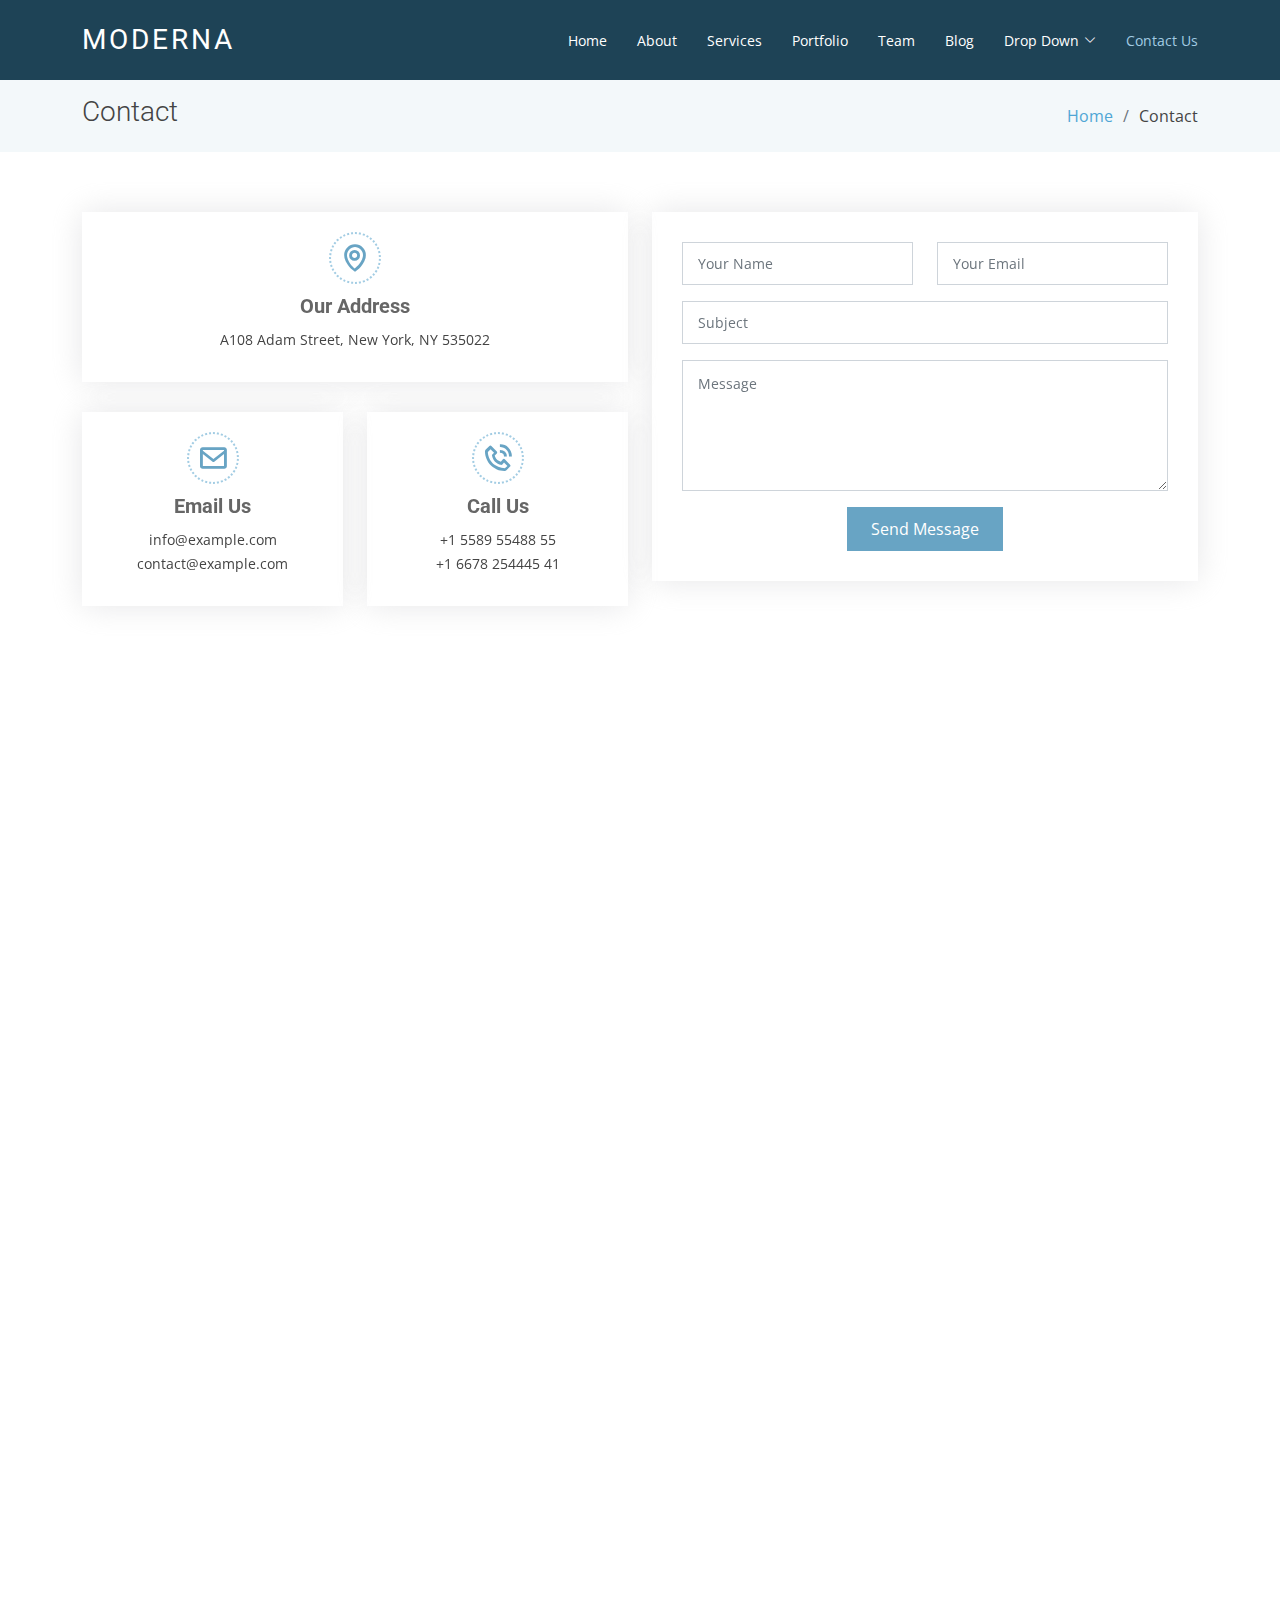
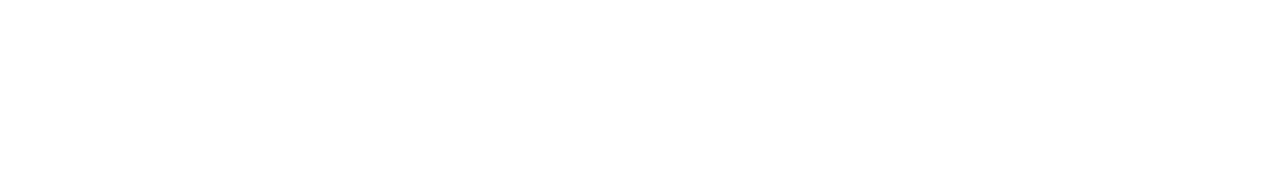
<file: contact.html>
<!DOCTYPE html>
<html lang="en">

<head>
  <meta charset="utf-8">
  <meta content="width=device-width, initial-scale=1.0" name="viewport">

  <title>Contact - Moderna Bootstrap Template</title>
  <meta content="" name="description">
  <meta content="" name="keywords">

  <!-- Favicons -->
  <link href="assets/img/favicon.png" rel="icon">
  <link href="assets/img/apple-touch-icon.png" rel="apple-touch-icon">

  <!-- Google Fonts -->
  <link href="https://fonts.googleapis.com/css?family=Open+Sans:300,300i,400,400i,600,600i,700,700i|Roboto:300,300i,400,400i,500,500i,700,700i&display=swap" rel="stylesheet">

  <!-- Vendor CSS Files -->
  <link href="assets/vendor/animate.css/animate.min.css" rel="stylesheet">
  <link href="assets/vendor/aos/aos.css" rel="stylesheet">
  <link href="assets/vendor/bootstrap/css/bootstrap.min.css" rel="stylesheet">
  <link href="assets/vendor/bootstrap-icons/bootstrap-icons.css" rel="stylesheet">
  <link href="assets/vendor/boxicons/css/boxicons.min.css" rel="stylesheet">
  <link href="assets/vendor/glightbox/css/glightbox.min.css" rel="stylesheet">
  <link href="assets/vendor/swiper/swiper-bundle.min.css" rel="stylesheet">

  <!-- Template Main CSS File -->
  <link href="assets/css/style.css" rel="stylesheet">

  <!-- =======================================================
  * Template Name: Moderna - v4.10.1
  * Template URL: https://bootstrapmade.com/free-bootstrap-template-corporate-moderna/
  * Author: BootstrapMade.com
  * License: https://bootstrapmade.com/license/
  ======================================================== -->
</head>

<body>

  <!-- ======= Header ======= -->
  <header id="header" class="fixed-top d-flex align-items-center ">
    <div class="container d-flex justify-content-between align-items-center">

      <div class="logo">
        <h1 class="text-light"><a href="index.html"><span>Moderna</span></a></h1>
        <!-- Uncomment below if you prefer to use an image logo -->
        <!-- <a href="index.html"><img src="assets/img/logo.png" alt="" class="img-fluid"></a>-->
      </div>

      <nav id="navbar" class="navbar">
        <ul>
          <li><a class="" href="index.html">Home</a></li>
          <li><a href="about.html">About</a></li>
          <li><a href="services.html">Services</a></li>
          <li><a href="portfolio.html">Portfolio</a></li>
          <li><a href="team.html">Team</a></li>
          <li><a href="blog.html">Blog</a></li>
          <li class="dropdown"><a href="#"><span>Drop Down</span> <i class="bi bi-chevron-down"></i></a>
            <ul>
              <li><a href="#">Drop Down 1</a></li>
              <li class="dropdown"><a href="#"><span>Deep Drop Down</span> <i class="bi bi-chevron-right"></i></a>
                <ul>
                  <li><a href="#">Deep Drop Down 1</a></li>
                  <li><a href="#">Deep Drop Down 2</a></li>
                  <li><a href="#">Deep Drop Down 3</a></li>
                  <li><a href="#">Deep Drop Down 4</a></li>
                  <li><a href="#">Deep Drop Down 5</a></li>
                </ul>
              </li>
              <li><a href="#">Drop Down 2</a></li>
              <li><a href="#">Drop Down 3</a></li>
              <li><a href="#">Drop Down 4</a></li>
            </ul>
          </li>
          <li><a class="active" href="contact.html">Contact Us</a></li>
        </ul>
        <i class="bi bi-list mobile-nav-toggle"></i>
      </nav><!-- .navbar -->

    </div>
  </header><!-- End Header -->

  <main id="main">

    <!-- ======= Contact Section ======= -->
    <section class="breadcrumbs">
      <div class="container">

        <div class="d-flex justify-content-between align-items-center">
          <h2>Contact</h2>
          <ol>
            <li><a href="index.html">Home</a></li>
            <li>Contact</li>
          </ol>
        </div>

      </div>
    </section><!-- End Contact Section -->

    <!-- ======= Contact Section ======= -->
    <section class="contact" data-aos="fade-up" data-aos-easing="ease-in-out" data-aos-duration="500">
      <div class="container">

        <div class="row">

          <div class="col-lg-6">

            <div class="row">
              <div class="col-md-12">
                <div class="info-box">
                  <i class="bx bx-map"></i>
                  <h3>Our Address</h3>
                  <p>A108 Adam Street, New York, NY 535022</p>
                </div>
              </div>
              <div class="col-md-6">
                <div class="info-box">
                  <i class="bx bx-envelope"></i>
                  <h3>Email Us</h3>
                  <p>info@example.com<br>contact@example.com</p>
                </div>
              </div>
              <div class="col-md-6">
                <div class="info-box">
                  <i class="bx bx-phone-call"></i>
                  <h3>Call Us</h3>
                  <p>+1 5589 55488 55<br>+1 6678 254445 41</p>
                </div>
              </div>
            </div>

          </div>

          <div class="col-lg-6">
            <form action="forms/contact.php" method="post" role="form" class="php-email-form">
              <div class="row">
                <div class="col-md-6 form-group">
                  <input type="text" name="name" class="form-control" id="name" placeholder="Your Name" required>
                </div>
                <div class="col-md-6 form-group mt-3 mt-md-0">
                  <input type="email" class="form-control" name="email" id="email" placeholder="Your Email" required>
                </div>
              </div>
              <div class="form-group mt-3">
                <input type="text" class="form-control" name="subject" id="subject" placeholder="Subject" required>
              </div>
              <div class="form-group mt-3">
                <textarea class="form-control" name="message" rows="5" placeholder="Message" required></textarea>
              </div>
              <div class="my-3">
                <div class="loading">Loading</div>
                <div class="error-message"></div>
                <div class="sent-message">Your message has been sent. Thank you!</div>
              </div>
              <div class="text-center"><button type="submit">Send Message</button></div>
            </form>
          </div>

        </div>

      </div>
    </section><!-- End Contact Section -->

    <!-- ======= Map Section ======= -->
    <section class="map mt-2">
      <div class="container-fluid p-0">
        <iframe src="https://www.google.com/maps/embed?pb=!1m18!1m12!1m3!1d3024.2219901290355!2d-74.00369368400567!3d40.71312937933185!2m3!1f0!2f0!3f0!3m2!1i1024!2i768!4f13.1!3m3!1m2!1s0x89c25a23e28c1191%3A0x49f75d3281df052a!2s150%20Park%20Row%2C%20New%20York%2C%20NY%2010007%2C%20USA!5e0!3m2!1sen!2sbg!4v1579767901424!5m2!1sen!2sbg" frameborder="0" style="border:0;" allowfullscreen=""></iframe>
      </div>
    </section><!-- End Map Section -->

  </main><!-- End #main -->

  <!-- ======= Footer ======= -->
  <footer id="footer" data-aos="fade-up" data-aos-easing="ease-in-out" data-aos-duration="500">

    <div class="footer-newsletter">
      <div class="container">
        <div class="row">
          <div class="col-lg-6">
            <h4>Our Newsletter</h4>
            <p>Tamen quem nulla quae legam multos aute sint culpa legam noster magna</p>
          </div>
          <div class="col-lg-6">
            <form action="" method="post">
              <input type="email" name="email"><input type="submit" value="Subscribe">
            </form>
          </div>
        </div>
      </div>
    </div>

    <div class="footer-top">
      <div class="container">
        <div class="row">

          <div class="col-lg-3 col-md-6 footer-links">
            <h4>Useful Links</h4>
            <ul>
              <li><i class="bx bx-chevron-right"></i> <a href="#">Home</a></li>
              <li><i class="bx bx-chevron-right"></i> <a href="#">About us</a></li>
              <li><i class="bx bx-chevron-right"></i> <a href="#">Services</a></li>
              <li><i class="bx bx-chevron-right"></i> <a href="#">Terms of service</a></li>
              <li><i class="bx bx-chevron-right"></i> <a href="#">Privacy policy</a></li>
            </ul>
          </div>

          <div class="col-lg-3 col-md-6 footer-links">
            <h4>Our Services</h4>
            <ul>
              <li><i class="bx bx-chevron-right"></i> <a href="#">Web Design</a></li>
              <li><i class="bx bx-chevron-right"></i> <a href="#">Web Development</a></li>
              <li><i class="bx bx-chevron-right"></i> <a href="#">Product Management</a></li>
              <li><i class="bx bx-chevron-right"></i> <a href="#">Marketing</a></li>
              <li><i class="bx bx-chevron-right"></i> <a href="#">Graphic Design</a></li>
            </ul>
          </div>

          <div class="col-lg-3 col-md-6 footer-contact">
            <h4>Contact Us</h4>
            <p>
              A108 Adam Street <br>
              New York, NY 535022<br>
              United States <br><br>
              <strong>Phone:</strong> +1 5589 55488 55<br>
              <strong>Email:</strong> info@example.com<br>
            </p>

          </div>

          <div class="col-lg-3 col-md-6 footer-info">
            <h3>About Moderna</h3>
            <p>Cras fermentum odio eu feugiat lide par naso tierra. Justo eget nada terra videa magna derita valies darta donna mare fermentum iaculis eu non diam phasellus.</p>
            <div class="social-links mt-3">
              <a href="#" class="twitter"><i class="bx bxl-twitter"></i></a>
              <a href="#" class="facebook"><i class="bx bxl-facebook"></i></a>
              <a href="#" class="instagram"><i class="bx bxl-instagram"></i></a>
              <a href="#" class="linkedin"><i class="bx bxl-linkedin"></i></a>
            </div>
          </div>

        </div>
      </div>
    </div>

    <div class="container">
      <div class="copyright">
        &copy; Copyright <strong><span>Moderna</span></strong>. All Rights Reserved
      </div>
      <div class="credits">
        <!-- All the links in the footer should remain intact. -->
        <!-- You can delete the links only if you purchased the pro version. -->
        <!-- Licensing information: https://bootstrapmade.com/license/ -->
        <!-- Purchase the pro version with working PHP/AJAX contact form: https://bootstrapmade.com/free-bootstrap-template-corporate-moderna/ -->
        Designed by <a href="https://bootstrapmade.com/">BootstrapMade</a>
      </div>
    </div>
  </footer><!-- End Footer -->

  <a href="#" class="back-to-top d-flex align-items-center justify-content-center"><i class="bi bi-arrow-up-short"></i></a>

  <!-- Vendor JS Files -->
  <script src="assets/vendor/purecounter/purecounter_vanilla.js"></script>
  <script src="assets/vendor/aos/aos.js"></script>
  <script src="assets/vendor/bootstrap/js/bootstrap.bundle.min.js"></script>
  <script src="assets/vendor/glightbox/js/glightbox.min.js"></script>
  <script src="assets/vendor/isotope-layout/isotope.pkgd.min.js"></script>
  <script src="assets/vendor/swiper/swiper-bundle.min.js"></script>
  <script src="assets/vendor/waypoints/noframework.waypoints.js"></script>
  <script src="assets/vendor/php-email-form/validate.js"></script>

  <!-- Template Main JS File -->
  <script src="assets/js/main.js"></script>

</body>

</html>
</file>
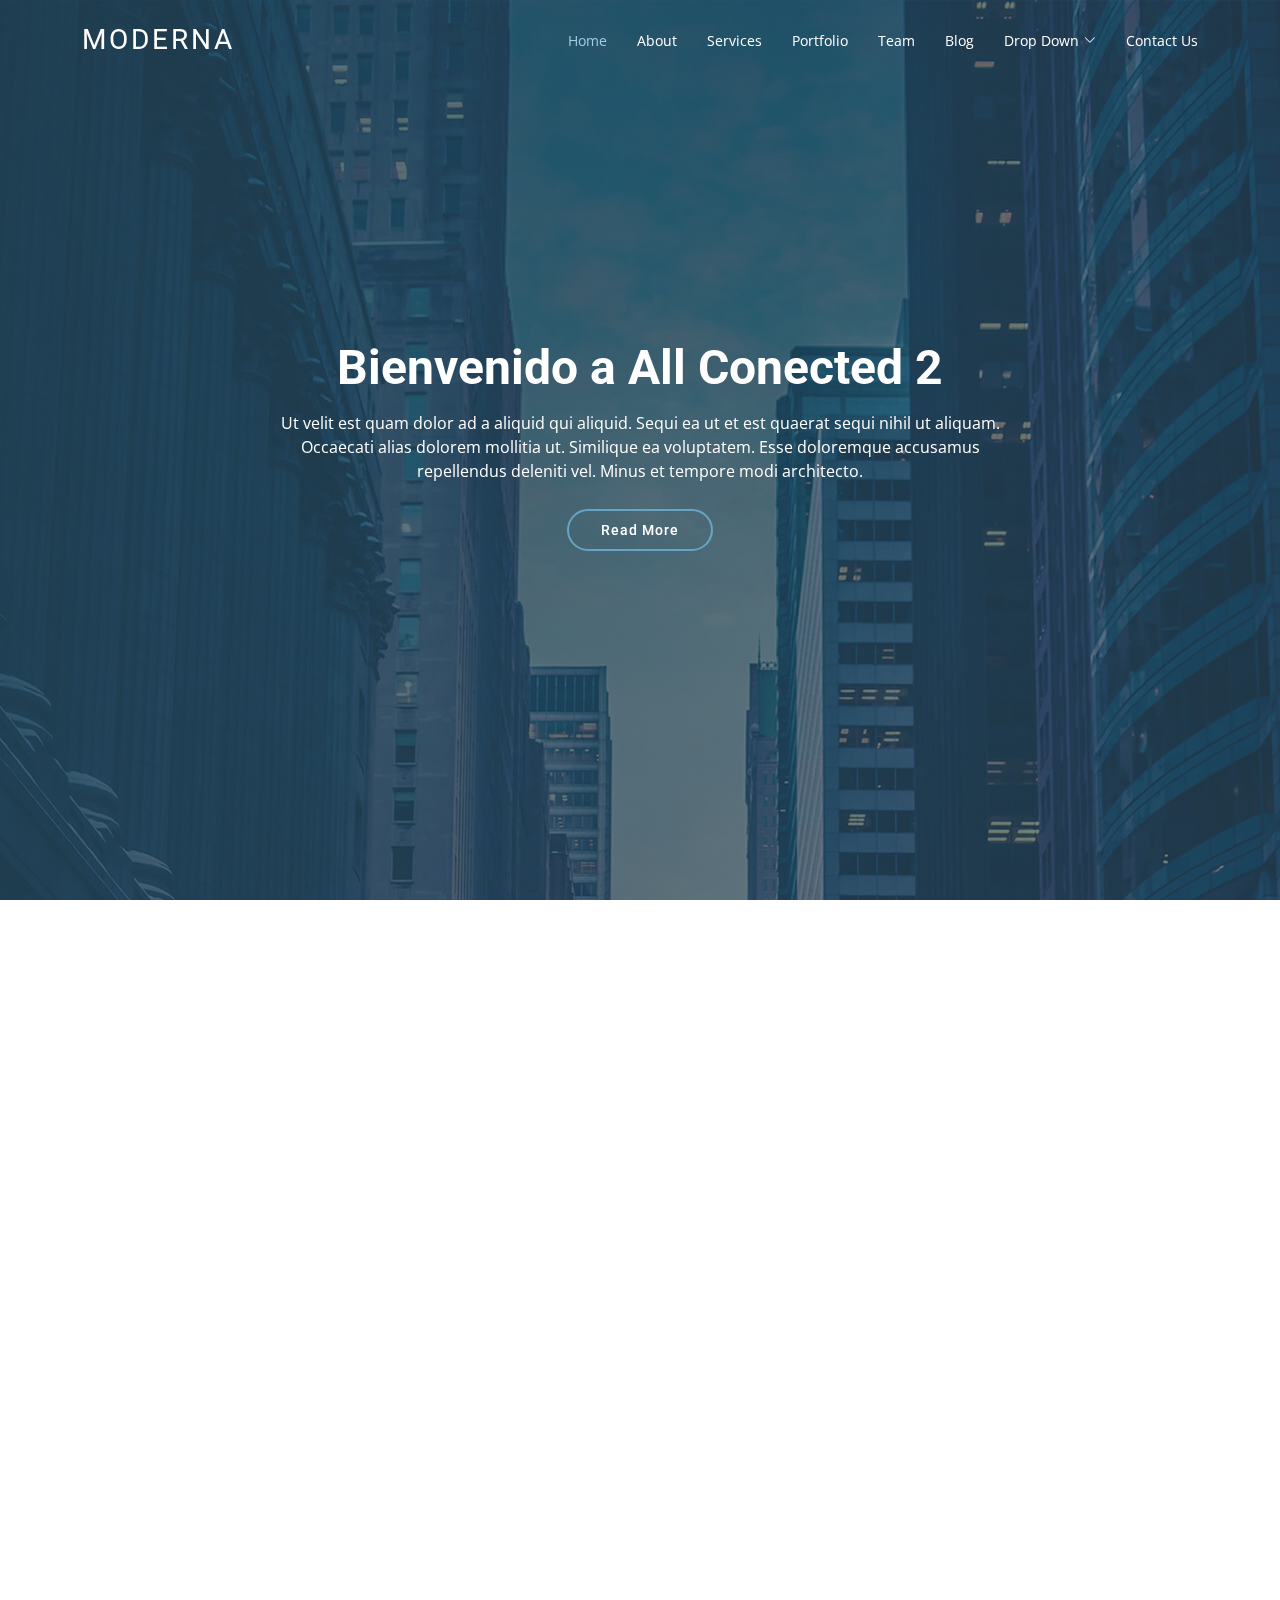
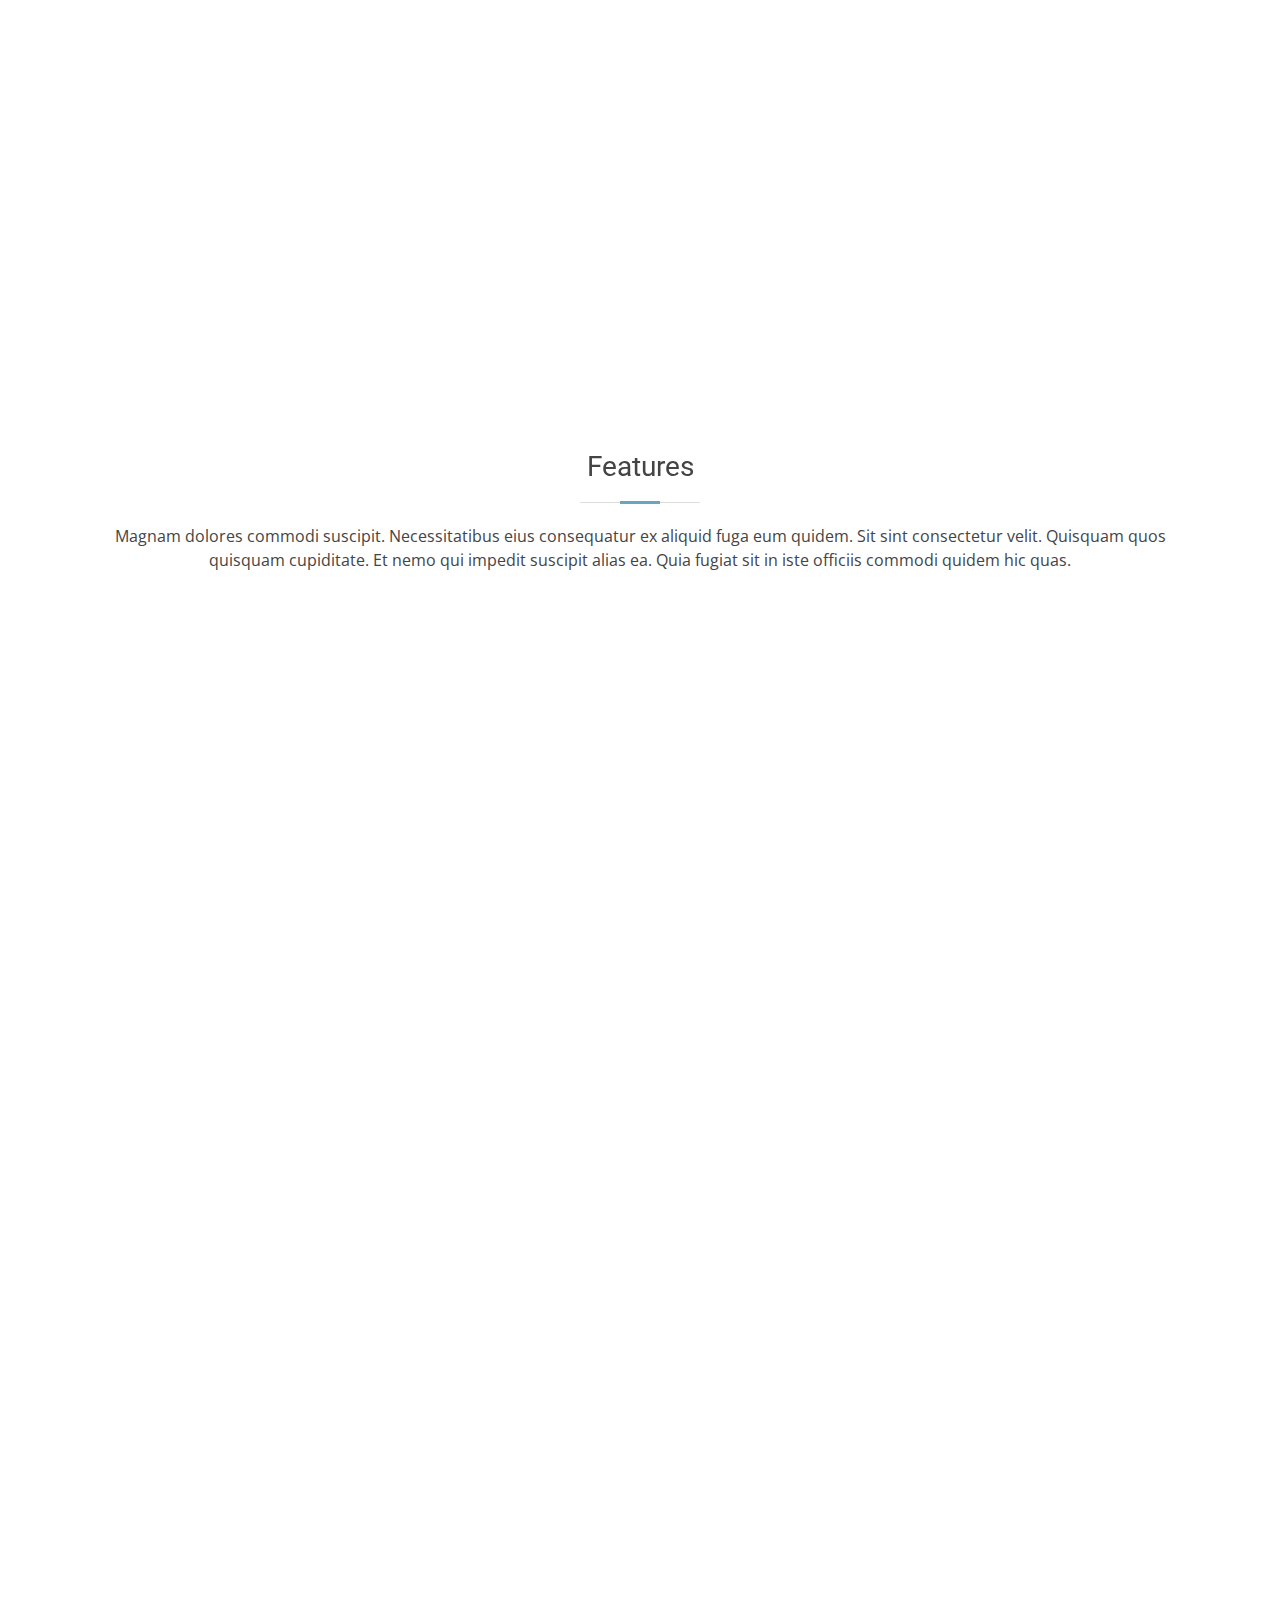
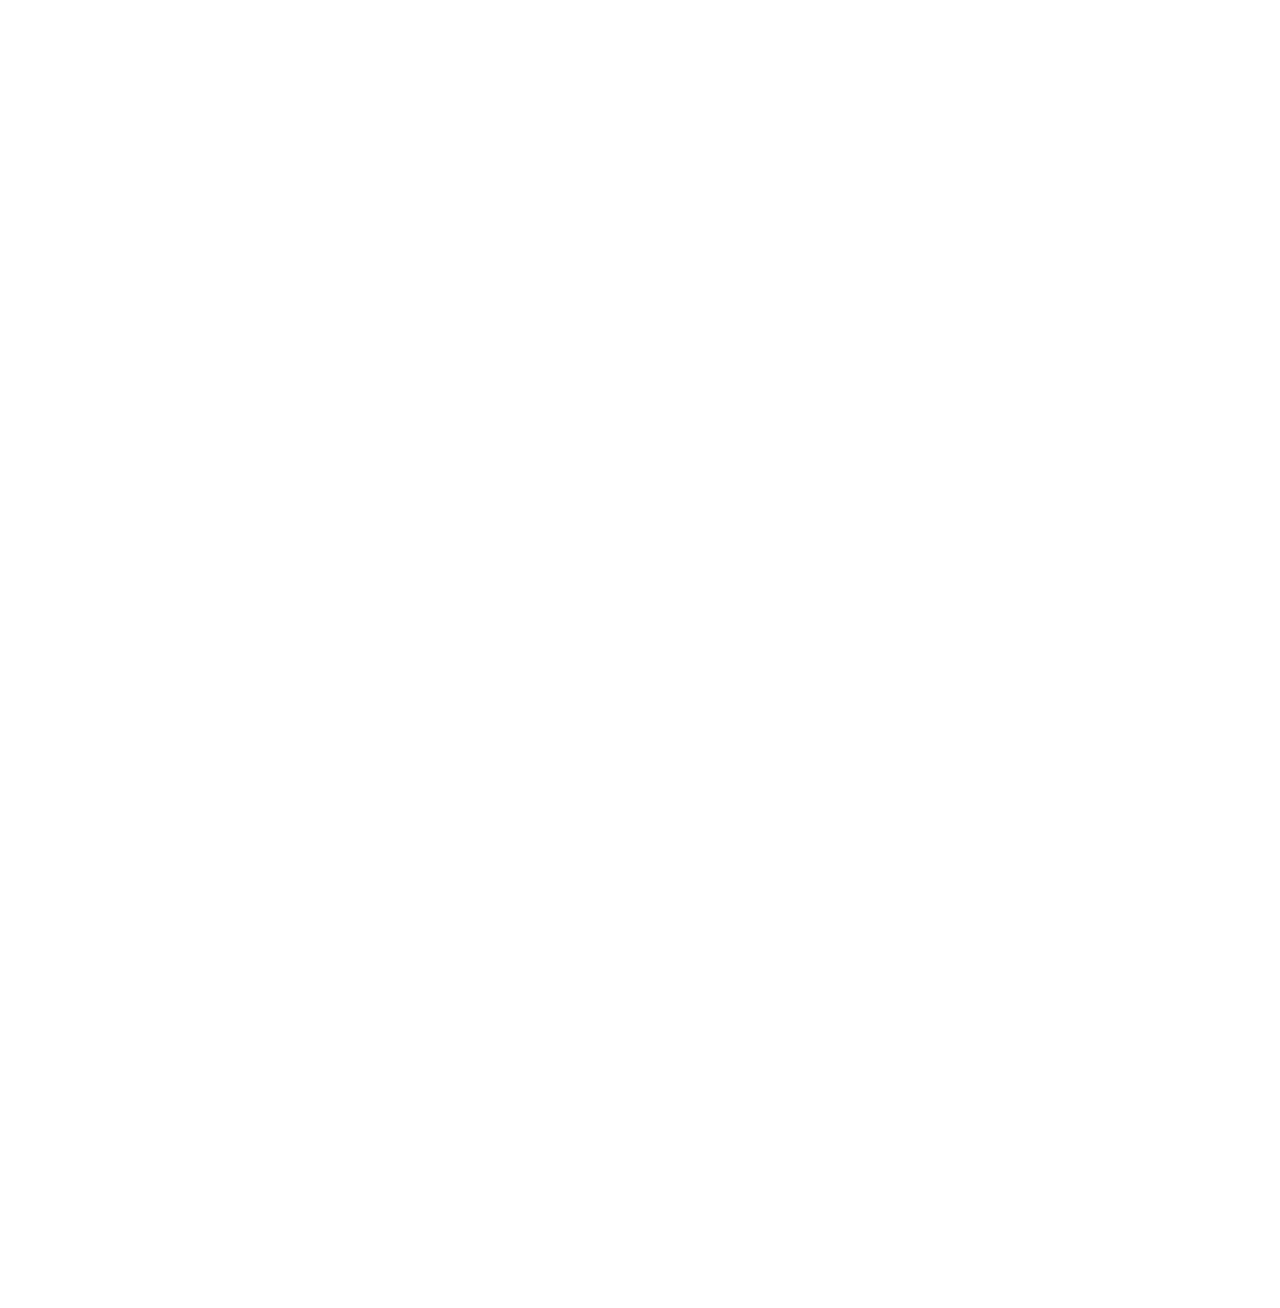
<file: index-2.html>
<!DOCTYPE html>
<html lang="en">

<head>
  <meta charset="utf-8">
  <meta content="width=device-width, initial-scale=1.0" name="viewport">

  <title>Moderna Bootstrap Template - Index 2 without slider</title>
  <meta content="" name="description">
  <meta content="" name="keywords">

  <!-- Favicons -->
  <link href="assets/img/favicon.png" rel="icon">
  <link href="assets/img/apple-touch-icon.png" rel="apple-touch-icon">

  <!-- Google Fonts -->
  <link href="https://fonts.googleapis.com/css?family=Open+Sans:300,300i,400,400i,600,600i,700,700i|Roboto:300,300i,400,400i,500,500i,700,700i&display=swap" rel="stylesheet">

  <!-- Vendor CSS Files -->
  <link href="assets/vendor/animate.css/animate.min.css" rel="stylesheet">
  <link href="assets/vendor/aos/aos.css" rel="stylesheet">
  <link href="assets/vendor/bootstrap/css/bootstrap.min.css" rel="stylesheet">
  <link href="assets/vendor/bootstrap-icons/bootstrap-icons.css" rel="stylesheet">
  <link href="assets/vendor/boxicons/css/boxicons.min.css" rel="stylesheet">
  <link href="assets/vendor/glightbox/css/glightbox.min.css" rel="stylesheet">
  <link href="assets/vendor/swiper/swiper-bundle.min.css" rel="stylesheet">

  <!-- Template Main CSS File -->
  <link href="assets/css/style.css" rel="stylesheet">

  <!-- =======================================================
  * Template Name: Moderna - v4.10.1
  * Template URL: https://bootstrapmade.com/free-bootstrap-template-corporate-moderna/
  * Author: BootstrapMade.com
  * License: https://bootstrapmade.com/license/
  ======================================================== -->
</head>

<body>

  <!-- ======= Header ======= -->
  <header id="header" class="fixed-top d-flex align-items-center header-transparent">
    <div class="container d-flex justify-content-between align-items-center">

      <div class="logo">
        <h1 class="text-light"><a href="index.html"><span>Moderna</span></a></h1>
        <!-- Uncomment below if you prefer to use an image logo -->
        <!-- <a href="index.html"><img src="assets/img/logo.png" alt="" class="img-fluid"></a>-->
      </div>

      <nav id="navbar" class="navbar">
        <ul>
          <li><a class="active " href="index.html">Home</a></li>
          <li><a href="about.html">About</a></li>
          <li><a href="services.html">Services</a></li>
          <li><a href="portfolio.html">Portfolio</a></li>
          <li><a href="team.html">Team</a></li>
          <li><a href="blog.html">Blog</a></li>
          <li class="dropdown"><a href="#"><span>Drop Down</span> <i class="bi bi-chevron-down"></i></a>
            <ul>
              <li><a href="#">Drop Down 1</a></li>
              <li class="dropdown"><a href="#"><span>Deep Drop Down</span> <i class="bi bi-chevron-right"></i></a>
                <ul>
                  <li><a href="#">Deep Drop Down 1</a></li>
                  <li><a href="#">Deep Drop Down 2</a></li>
                  <li><a href="#">Deep Drop Down 3</a></li>
                  <li><a href="#">Deep Drop Down 4</a></li>
                  <li><a href="#">Deep Drop Down 5</a></li>
                </ul>
              </li>
              <li><a href="#">Drop Down 2</a></li>
              <li><a href="#">Drop Down 3</a></li>
              <li><a href="#">Drop Down 4</a></li>
            </ul>
          </li>
          <li><a href="contact.html">Contact Us</a></li>
        </ul>
        <i class="bi bi-list mobile-nav-toggle"></i>
      </nav><!-- .navbar -->

    </div>
  </header><!-- End Header -->

  <!-- ======= Hero No Slider Section ======= -->
  <section id="hero-no-slider" class="d-flex justify-cntent-center align-items-center">
    <div class="container position-relative" data-aos="fade-up" data-aos-delay="100">
      <div class="row justify-content-center">
        <div class="col-xl-8">
          <h2>Bienvenido a All Conected 2</h2>
          <p>Ut velit est quam dolor ad a aliquid qui aliquid. Sequi ea ut et est quaerat sequi nihil ut aliquam. Occaecati alias dolorem mollitia ut. Similique ea voluptatem. Esse doloremque accusamus repellendus deleniti vel. Minus et tempore modi architecto.</p>
          <a href="" class="btn-get-started ">Read More</a>
        </div>
      </div>
    </div>
  </section><!-- End Hero No Slider Sectio -->

  <main id="main">

    <!-- ======= Services Section ======= -->
    <section class="services">
      <div class="container">

        <div class="row">
          <div class="col-md-6 col-lg-3 d-flex align-items-stretch" data-aos="fade-up">
            <div class="icon-box icon-box-pink">
              <div class="icon"><i class="bx bxl-dribbble"></i></div>
              <h4 class="title"><a href="">Lorem Ipsum</a></h4>
              <p class="description">Voluptatum deleniti atque corrupti quos dolores et quas molestias excepturi sint occaecati cupiditate non provident</p>
            </div>
          </div>

          <div class="col-md-6 col-lg-3 d-flex align-items-stretch" data-aos="fade-up" data-aos-delay="100">
            <div class="icon-box icon-box-cyan">
              <div class="icon"><i class="bx bx-file"></i></div>
              <h4 class="title"><a href="">Sed ut perspiciatis</a></h4>
              <p class="description">Duis aute irure dolor in reprehenderit in voluptate velit esse cillum dolore eu fugiat nulla pariatur</p>
            </div>
          </div>

          <div class="col-md-6 col-lg-3 d-flex align-items-stretch" data-aos="fade-up" data-aos-delay="200">
            <div class="icon-box icon-box-green">
              <div class="icon"><i class="bx bx-tachometer"></i></div>
              <h4 class="title"><a href="">Magni Dolores</a></h4>
              <p class="description">Excepteur sint occaecat cupidatat non proident, sunt in culpa qui officia deserunt mollit anim id est laborum</p>
            </div>
          </div>

          <div class="col-md-6 col-lg-3 d-flex align-items-stretch" data-aos="fade-up" data-aos-delay="200">
            <div class="icon-box icon-box-blue">
              <div class="icon"><i class="bx bx-world"></i></div>
              <h4 class="title"><a href="">Nemo Enim</a></h4>
              <p class="description">At vero eos et accusamus et iusto odio dignissimos ducimus qui blanditiis praesentium voluptatum deleniti atque</p>
            </div>
          </div>

        </div>

      </div>
    </section><!-- End Services Section -->

    <!-- ======= Why Us Section ======= -->
    <section class="why-us section-bg" data-aos="fade-up" date-aos-delay="200">
      <div class="container">

        <div class="row">
          <div class="col-lg-6 video-box">
            <img src="assets/img/why-us.jpg" class="img-fluid" alt="">
            <a href="https://www.youtube.com/watch?v=jDDaplaOz7Q" class="venobox play-btn mb-4" data-vbtype="video" data-autoplay="true"></a>
          </div>

          <div class="col-lg-6 d-flex flex-column justify-content-center p-5">

            <div class="icon-box">
              <div class="icon"><i class="bx bx-fingerprint"></i></div>
              <h4 class="title"><a href="">Lorem Ipsum</a></h4>
              <p class="description">Voluptatum deleniti atque corrupti quos dolores et quas molestias excepturi sint occaecati cupiditate non provident</p>
            </div>

            <div class="icon-box">
              <div class="icon"><i class="bx bx-gift"></i></div>
              <h4 class="title"><a href="">Nemo Enim</a></h4>
              <p class="description">At vero eos et accusamus et iusto odio dignissimos ducimus qui blanditiis praesentium voluptatum deleniti atque</p>
            </div>

          </div>
        </div>

      </div>
    </section><!-- End Why Us Section -->

    <!-- ======= Features Section ======= -->
    <section class="features">
      <div class="container">

        <div class="section-title">
          <h2>Features</h2>
          <p>Magnam dolores commodi suscipit. Necessitatibus eius consequatur ex aliquid fuga eum quidem. Sit sint consectetur velit. Quisquam quos quisquam cupiditate. Et nemo qui impedit suscipit alias ea. Quia fugiat sit in iste officiis commodi quidem hic quas.</p>
        </div>

        <div class="row" data-aos="fade-up">
          <div class="col-md-5">
            <img src="assets/img/features-1.svg" class="img-fluid" alt="">
          </div>
          <div class="col-md-7 pt-4">
            <h3>Voluptatem dignissimos provident quasi corporis voluptates sit assumenda.</h3>
            <p class="fst-italic">
              Lorem ipsum dolor sit amet, consectetur adipiscing elit, sed do eiusmod tempor incididunt ut labore et dolore
              magna aliqua.
            </p>
            <ul>
              <li><i class="bi bi-check"></i> Ullamco laboris nisi ut aliquip ex ea commodo consequat.</li>
              <li><i class="bi bi-check"></i> Duis aute irure dolor in reprehenderit in voluptate velit.</li>
            </ul>
          </div>
        </div>

        <div class="row" data-aos="fade-up">
          <div class="col-md-5 order-1 order-md-2">
            <img src="assets/img/features-2.svg" class="img-fluid" alt="">
          </div>
          <div class="col-md-7 pt-5 order-2 order-md-1">
            <h3>Corporis temporibus maiores provident</h3>
            <p class="fst-italic">
              Lorem ipsum dolor sit amet, consectetur adipiscing elit, sed do eiusmod tempor incididunt ut labore et dolore
              magna aliqua.
            </p>
            <p>
              Ullamco laboris nisi ut aliquip ex ea commodo consequat. Duis aute irure dolor in reprehenderit in voluptate
              velit esse cillum dolore eu fugiat nulla pariatur. Excepteur sint occaecat cupidatat non proident, sunt in
              culpa qui officia deserunt mollit anim id est laborum
            </p>
          </div>
        </div>

        <div class="row" data-aos="fade-up">
          <div class="col-md-5">
            <img src="assets/img/features-3.svg" class="img-fluid" alt="">
          </div>
          <div class="col-md-7 pt-5">
            <h3>Sunt consequatur ad ut est nulla consectetur reiciendis animi voluptas</h3>
            <p>Cupiditate placeat cupiditate placeat est ipsam culpa. Delectus quia minima quod. Sunt saepe odit aut quia voluptatem hic voluptas dolor doloremque.</p>
            <ul>
              <li><i class="bi bi-check"></i> Ullamco laboris nisi ut aliquip ex ea commodo consequat.</li>
              <li><i class="bi bi-check"></i> Duis aute irure dolor in reprehenderit in voluptate velit.</li>
              <li><i class="bi bi-check"></i> Facilis ut et voluptatem aperiam. Autem soluta ad fugiat.</li>
            </ul>
          </div>
        </div>

        <div class="row" data-aos="fade-up">
          <div class="col-md-5 order-1 order-md-2">
            <img src="assets/img/features-4.svg" class="img-fluid" alt="">
          </div>
          <div class="col-md-7 pt-5 order-2 order-md-1">
            <h3>Quas et necessitatibus eaque impedit ipsum animi consequatur incidunt in</h3>
            <p class="fst-italic">
              Lorem ipsum dolor sit amet, consectetur adipiscing elit, sed do eiusmod tempor incididunt ut labore et dolore
              magna aliqua.
            </p>
            <p>
              Ullamco laboris nisi ut aliquip ex ea commodo consequat. Duis aute irure dolor in reprehenderit in voluptate
              velit esse cillum dolore eu fugiat nulla pariatur. Excepteur sint occaecat cupidatat non proident, sunt in
              culpa qui officia deserunt mollit anim id est laborum
            </p>
          </div>
        </div>

      </div>
    </section><!-- End Features Section -->

  </main><!-- End #main -->

  <!-- ======= Footer ======= -->
  <footer id="footer" data-aos="fade-up" data-aos-easing="ease-in-out" data-aos-duration="500">

    <div class="footer-newsletter">
      <div class="container">
        <div class="row">
          <div class="col-lg-6">
            <h4>Our Newsletter</h4>
            <p>Tamen quem nulla quae legam multos aute sint culpa legam noster magna</p>
          </div>
          <div class="col-lg-6">
            <form action="" method="post">
              <input type="email" name="email"><input type="submit" value="Subscribe">
            </form>
          </div>
        </div>
      </div>
    </div>

    <div class="footer-top">
      <div class="container">
        <div class="row">

          <div class="col-lg-3 col-md-6 footer-links">
            <h4>Useful Links</h4>
            <ul>
              <li><i class="bx bx-chevron-right"></i> <a href="#">Home</a></li>
              <li><i class="bx bx-chevron-right"></i> <a href="#">About us</a></li>
              <li><i class="bx bx-chevron-right"></i> <a href="#">Services</a></li>
              <li><i class="bx bx-chevron-right"></i> <a href="#">Terms of service</a></li>
              <li><i class="bx bx-chevron-right"></i> <a href="#">Privacy policy</a></li>
            </ul>
          </div>

          <div class="col-lg-3 col-md-6 footer-links">
            <h4>Our Services</h4>
            <ul>
              <li><i class="bx bx-chevron-right"></i> <a href="#">Web Design</a></li>
              <li><i class="bx bx-chevron-right"></i> <a href="#">Web Development</a></li>
              <li><i class="bx bx-chevron-right"></i> <a href="#">Product Management</a></li>
              <li><i class="bx bx-chevron-right"></i> <a href="#">Marketing</a></li>
              <li><i class="bx bx-chevron-right"></i> <a href="#">Graphic Design</a></li>
            </ul>
          </div>

          <div class="col-lg-3 col-md-6 footer-contact">
            <h4>Contact Us</h4>
            <p>
              A108 Adam Street <br>
              New York, NY 535022<br>
              United States <br><br>
              <strong>Phone:</strong> +1 5589 55488 55<br>
              <strong>Email:</strong> info@example.com<br>
            </p>

          </div>

          <div class="col-lg-3 col-md-6 footer-info">
            <h3>About Moderna</h3>
            <p>Cras fermentum odio eu feugiat lide par naso tierra. Justo eget nada terra videa magna derita valies darta donna mare fermentum iaculis eu non diam phasellus.</p>
            <div class="social-links mt-3">
              <a href="#" class="twitter"><i class="bx bxl-twitter"></i></a>
              <a href="#" class="facebook"><i class="bx bxl-facebook"></i></a>
              <a href="#" class="instagram"><i class="bx bxl-instagram"></i></a>
              <a href="#" class="linkedin"><i class="bx bxl-linkedin"></i></a>
            </div>
          </div>

        </div>
      </div>
    </div>

    <div class="container">
      <div class="copyright">
        &copy; Copyright <strong><span>Moderna</span></strong>. All Rights Reserved
      </div>
      <div class="credits">
        <!-- All the links in the footer should remain intact. -->
        <!-- You can delete the links only if you purchased the pro version. -->
        <!-- Licensing information: https://bootstrapmade.com/license/ -->
        <!-- Purchase the pro version with working PHP/AJAX contact form: https://bootstrapmade.com/free-bootstrap-template-corporate-moderna/ -->
        Designed by <a href="https://bootstrapmade.com/">BootstrapMade</a>
      </div>
    </div>
  </footer><!-- End Footer -->

  <a href="#" class="back-to-top d-flex align-items-center justify-content-center"><i class="bi bi-arrow-up-short"></i></a>

  <!-- Vendor JS Files -->
  <script src="assets/vendor/purecounter/purecounter_vanilla.js"></script>
  <script src="assets/vendor/aos/aos.js"></script>
  <script src="assets/vendor/bootstrap/js/bootstrap.bundle.min.js"></script>
  <script src="assets/vendor/glightbox/js/glightbox.min.js"></script>
  <script src="assets/vendor/isotope-layout/isotope.pkgd.min.js"></script>
  <script src="assets/vendor/swiper/swiper-bundle.min.js"></script>
  <script src="assets/vendor/waypoints/noframework.waypoints.js"></script>
  <script src="assets/vendor/php-email-form/validate.js"></script>

  <!-- Template Main JS File -->
  <script src="assets/js/main.js"></script>

</body>

</html>
</file>
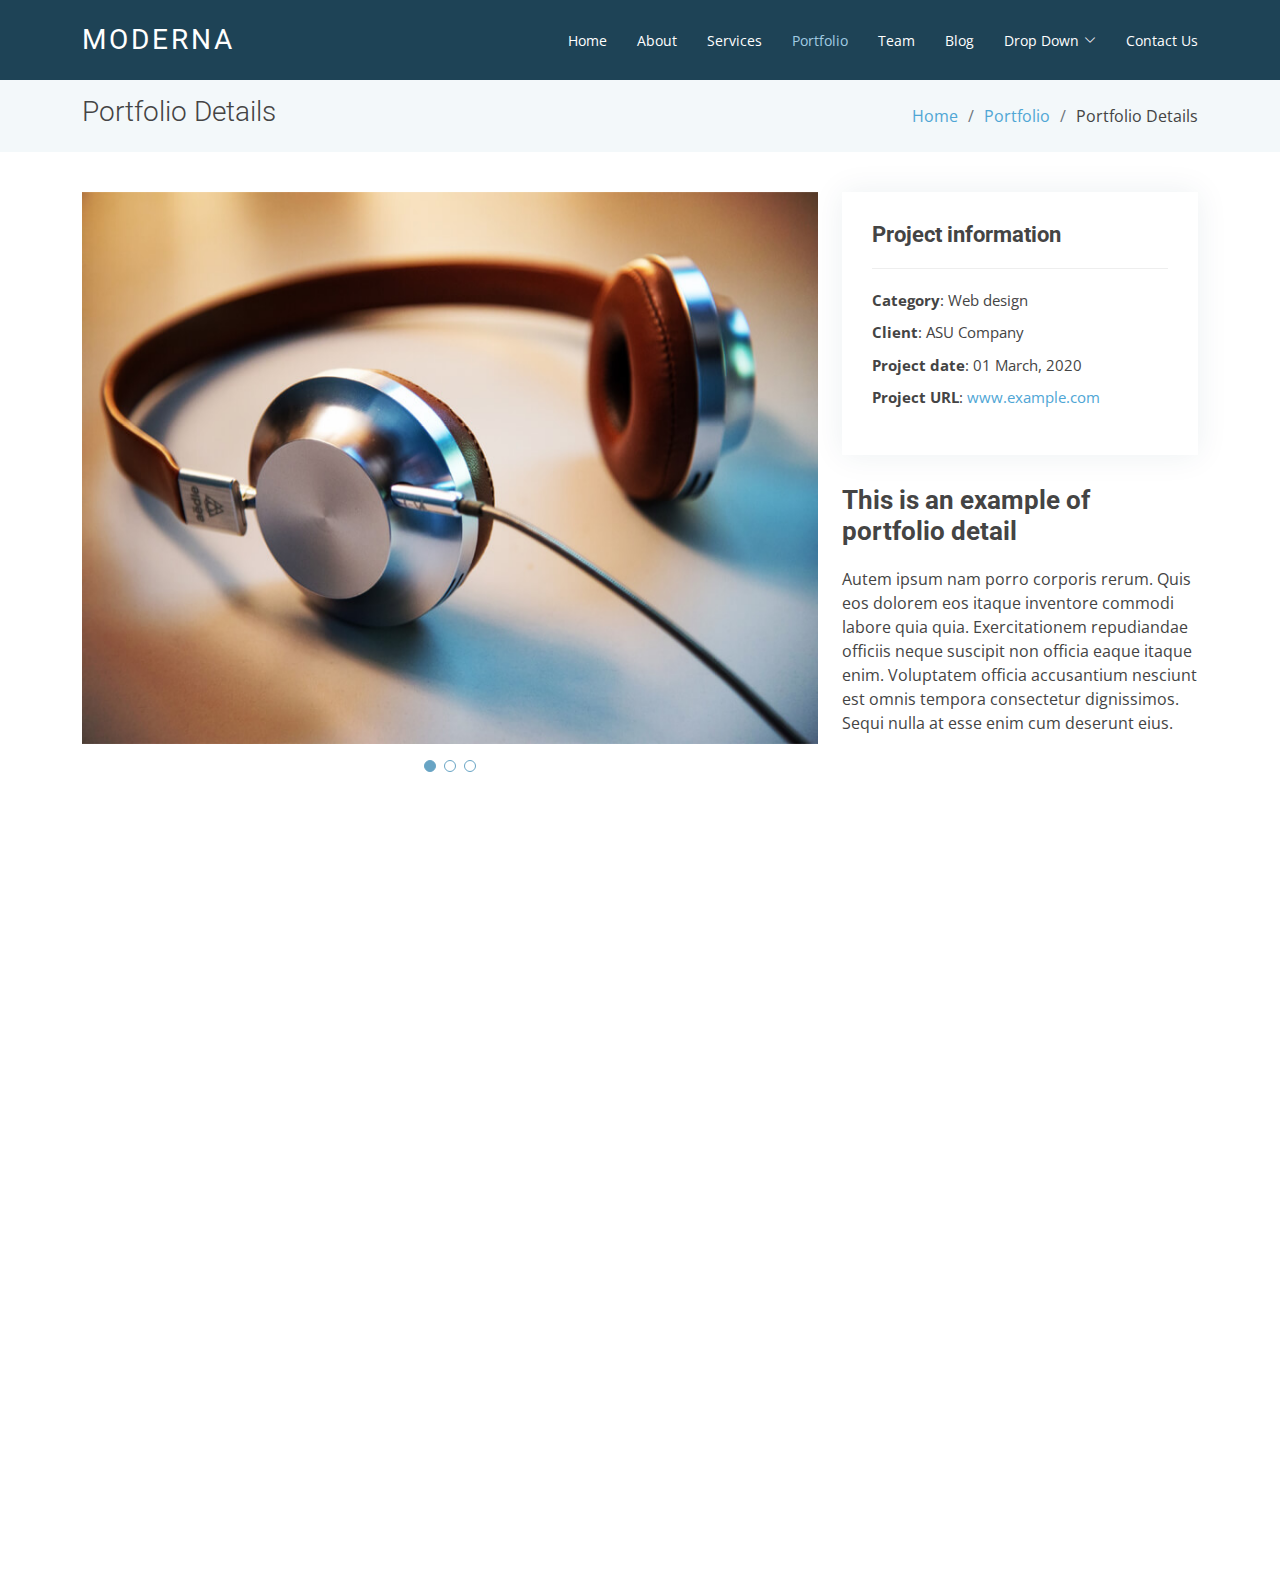
<file: portfolio-details.html>
<!DOCTYPE html>
<html lang="en">

<head>
  <meta charset="utf-8">
  <meta content="width=device-width, initial-scale=1.0" name="viewport">

  <title>Portfolio Details - Moderna Bootstrap Template</title>
  <meta content="" name="description">
  <meta content="" name="keywords">

  <!-- Favicons -->
  <link href="assets/img/favicon.png" rel="icon">
  <link href="assets/img/apple-touch-icon.png" rel="apple-touch-icon">

  <!-- Google Fonts -->
  <link href="https://fonts.googleapis.com/css?family=Open+Sans:300,300i,400,400i,600,600i,700,700i|Roboto:300,300i,400,400i,500,500i,700,700i&display=swap" rel="stylesheet">

  <!-- Vendor CSS Files -->
  <link href="assets/vendor/animate.css/animate.min.css" rel="stylesheet">
  <link href="assets/vendor/aos/aos.css" rel="stylesheet">
  <link href="assets/vendor/bootstrap/css/bootstrap.min.css" rel="stylesheet">
  <link href="assets/vendor/bootstrap-icons/bootstrap-icons.css" rel="stylesheet">
  <link href="assets/vendor/boxicons/css/boxicons.min.css" rel="stylesheet">
  <link href="assets/vendor/glightbox/css/glightbox.min.css" rel="stylesheet">
  <link href="assets/vendor/swiper/swiper-bundle.min.css" rel="stylesheet">

  <!-- Template Main CSS File -->
  <link href="assets/css/style.css" rel="stylesheet">

  <!-- =======================================================
  * Template Name: Moderna - v4.10.1
  * Template URL: https://bootstrapmade.com/free-bootstrap-template-corporate-moderna/
  * Author: BootstrapMade.com
  * License: https://bootstrapmade.com/license/
  ======================================================== -->
</head>

<body>

  <!-- ======= Header ======= -->
  <header id="header" class="fixed-top d-flex align-items-center ">
    <div class="container d-flex justify-content-between align-items-center">

      <div class="logo">
        <h1 class="text-light"><a href="index.html"><span>Moderna</span></a></h1>
        <!-- Uncomment below if you prefer to use an image logo -->
        <!-- <a href="index.html"><img src="assets/img/logo.png" alt="" class="img-fluid"></a>-->
      </div>

      <nav id="navbar" class="navbar">
        <ul>
          <li><a class="" href="index.html">Home</a></li>
          <li><a href="about.html">About</a></li>
          <li><a href="services.html">Services</a></li>
          <li><a class="active" href="portfolio.html">Portfolio</a></li>
          <li><a href="team.html">Team</a></li>
          <li><a href="blog.html">Blog</a></li>
          <li class="dropdown"><a href="#"><span>Drop Down</span> <i class="bi bi-chevron-down"></i></a>
            <ul>
              <li><a href="#">Drop Down 1</a></li>
              <li class="dropdown"><a href="#"><span>Deep Drop Down</span> <i class="bi bi-chevron-right"></i></a>
                <ul>
                  <li><a href="#">Deep Drop Down 1</a></li>
                  <li><a href="#">Deep Drop Down 2</a></li>
                  <li><a href="#">Deep Drop Down 3</a></li>
                  <li><a href="#">Deep Drop Down 4</a></li>
                  <li><a href="#">Deep Drop Down 5</a></li>
                </ul>
              </li>
              <li><a href="#">Drop Down 2</a></li>
              <li><a href="#">Drop Down 3</a></li>
              <li><a href="#">Drop Down 4</a></li>
            </ul>
          </li>
          <li><a href="contact.html">Contact Us</a></li>
        </ul>
        <i class="bi bi-list mobile-nav-toggle"></i>
      </nav><!-- .navbar -->

    </div>
  </header><!-- End Header -->

  <main id="main">

    <!-- ======= Our Portfolio Section ======= -->
    <section class="breadcrumbs">
      <div class="container">

        <div class="d-flex justify-content-between align-items-center">
          <h2>Portfolio Details</h2>
          <ol>
            <li><a href="index.html">Home</a></li>
            <li><a href="portfolio.html">Portfolio</a></li>
            <li>Portfolio Details</li>
          </ol>
        </div>

      </div>
    </section><!-- End Our Portfolio Section -->

    <!-- ======= Portfolio Details Section ======= -->
    <section id="portfolio-details" class="portfolio-details">
      <div class="container">

        <div class="row gy-4">

          <div class="col-lg-8">
            <div class="portfolio-details-slider swiper">
              <div class="swiper-wrapper align-items-center">

                <div class="swiper-slide">
                  <img src="assets/img/portfolio/portfolio-1.jpg" alt="">
                </div>

                <div class="swiper-slide">
                  <img src="assets/img/portfolio/portfolio-2.jpg" alt="">
                </div>

                <div class="swiper-slide">
                  <img src="assets/img/portfolio/portfolio-3.jpg" alt="">
                </div>

              </div>
              <div class="swiper-pagination"></div>
            </div>
          </div>

          <div class="col-lg-4">
            <div class="portfolio-info">
              <h3>Project information</h3>
              <ul>
                <li><strong>Category</strong>: Web design</li>
                <li><strong>Client</strong>: ASU Company</li>
                <li><strong>Project date</strong>: 01 March, 2020</li>
                <li><strong>Project URL</strong>: <a href="#">www.example.com</a></li>
              </ul>
            </div>
            <div class="portfolio-description">
              <h2>This is an example of portfolio detail</h2>
              <p>
                Autem ipsum nam porro corporis rerum. Quis eos dolorem eos itaque inventore commodi labore quia quia. Exercitationem repudiandae officiis neque suscipit non officia eaque itaque enim. Voluptatem officia accusantium nesciunt est omnis tempora consectetur dignissimos. Sequi nulla at esse enim cum deserunt eius.
              </p>
            </div>
          </div>

        </div>

      </div>
    </section><!-- End Portfolio Details Section -->

  </main><!-- End #main -->

  <!-- ======= Footer ======= -->
  <footer id="footer" data-aos="fade-up" data-aos-easing="ease-in-out" data-aos-duration="500">

    <div class="footer-newsletter">
      <div class="container">
        <div class="row">
          <div class="col-lg-6">
            <h4>Our Newsletter</h4>
            <p>Tamen quem nulla quae legam multos aute sint culpa legam noster magna</p>
          </div>
          <div class="col-lg-6">
            <form action="" method="post">
              <input type="email" name="email"><input type="submit" value="Subscribe">
            </form>
          </div>
        </div>
      </div>
    </div>

    <div class="footer-top">
      <div class="container">
        <div class="row">

          <div class="col-lg-3 col-md-6 footer-links">
            <h4>Useful Links</h4>
            <ul>
              <li><i class="bx bx-chevron-right"></i> <a href="#">Home</a></li>
              <li><i class="bx bx-chevron-right"></i> <a href="#">About us</a></li>
              <li><i class="bx bx-chevron-right"></i> <a href="#">Services</a></li>
              <li><i class="bx bx-chevron-right"></i> <a href="#">Terms of service</a></li>
              <li><i class="bx bx-chevron-right"></i> <a href="#">Privacy policy</a></li>
            </ul>
          </div>

          <div class="col-lg-3 col-md-6 footer-links">
            <h4>Our Services</h4>
            <ul>
              <li><i class="bx bx-chevron-right"></i> <a href="#">Web Design</a></li>
              <li><i class="bx bx-chevron-right"></i> <a href="#">Web Development</a></li>
              <li><i class="bx bx-chevron-right"></i> <a href="#">Product Management</a></li>
              <li><i class="bx bx-chevron-right"></i> <a href="#">Marketing</a></li>
              <li><i class="bx bx-chevron-right"></i> <a href="#">Graphic Design</a></li>
            </ul>
          </div>

          <div class="col-lg-3 col-md-6 footer-contact">
            <h4>Contact Us</h4>
            <p>
              A108 Adam Street <br>
              New York, NY 535022<br>
              United States <br><br>
              <strong>Phone:</strong> +1 5589 55488 55<br>
              <strong>Email:</strong> info@example.com<br>
            </p>

          </div>

          <div class="col-lg-3 col-md-6 footer-info">
            <h3>About Moderna</h3>
            <p>Cras fermentum odio eu feugiat lide par naso tierra. Justo eget nada terra videa magna derita valies darta donna mare fermentum iaculis eu non diam phasellus.</p>
            <div class="social-links mt-3">
              <a href="#" class="twitter"><i class="bx bxl-twitter"></i></a>
              <a href="#" class="facebook"><i class="bx bxl-facebook"></i></a>
              <a href="#" class="instagram"><i class="bx bxl-instagram"></i></a>
              <a href="#" class="linkedin"><i class="bx bxl-linkedin"></i></a>
            </div>
          </div>

        </div>
      </div>
    </div>

    <div class="container">
      <div class="copyright">
        &copy; Copyright <strong><span>Moderna</span></strong>. All Rights Reserved
      </div>
      <div class="credits">
        <!-- All the links in the footer should remain intact. -->
        <!-- You can delete the links only if you purchased the pro version. -->
        <!-- Licensing information: https://bootstrapmade.com/license/ -->
        <!-- Purchase the pro version with working PHP/AJAX contact form: https://bootstrapmade.com/free-bootstrap-template-corporate-moderna/ -->
        Designed by <a href="https://bootstrapmade.com/">BootstrapMade</a>
      </div>
    </div>
  </footer><!-- End Footer -->

  <a href="#" class="back-to-top d-flex align-items-center justify-content-center"><i class="bi bi-arrow-up-short"></i></a>

  <!-- Vendor JS Files -->
  <script src="assets/vendor/purecounter/purecounter_vanilla.js"></script>
  <script src="assets/vendor/aos/aos.js"></script>
  <script src="assets/vendor/bootstrap/js/bootstrap.bundle.min.js"></script>
  <script src="assets/vendor/glightbox/js/glightbox.min.js"></script>
  <script src="assets/vendor/isotope-layout/isotope.pkgd.min.js"></script>
  <script src="assets/vendor/swiper/swiper-bundle.min.js"></script>
  <script src="assets/vendor/waypoints/noframework.waypoints.js"></script>
  <script src="assets/vendor/php-email-form/validate.js"></script>

  <!-- Template Main JS File -->
  <script src="assets/js/main.js"></script>

</body>

</html>
</file>
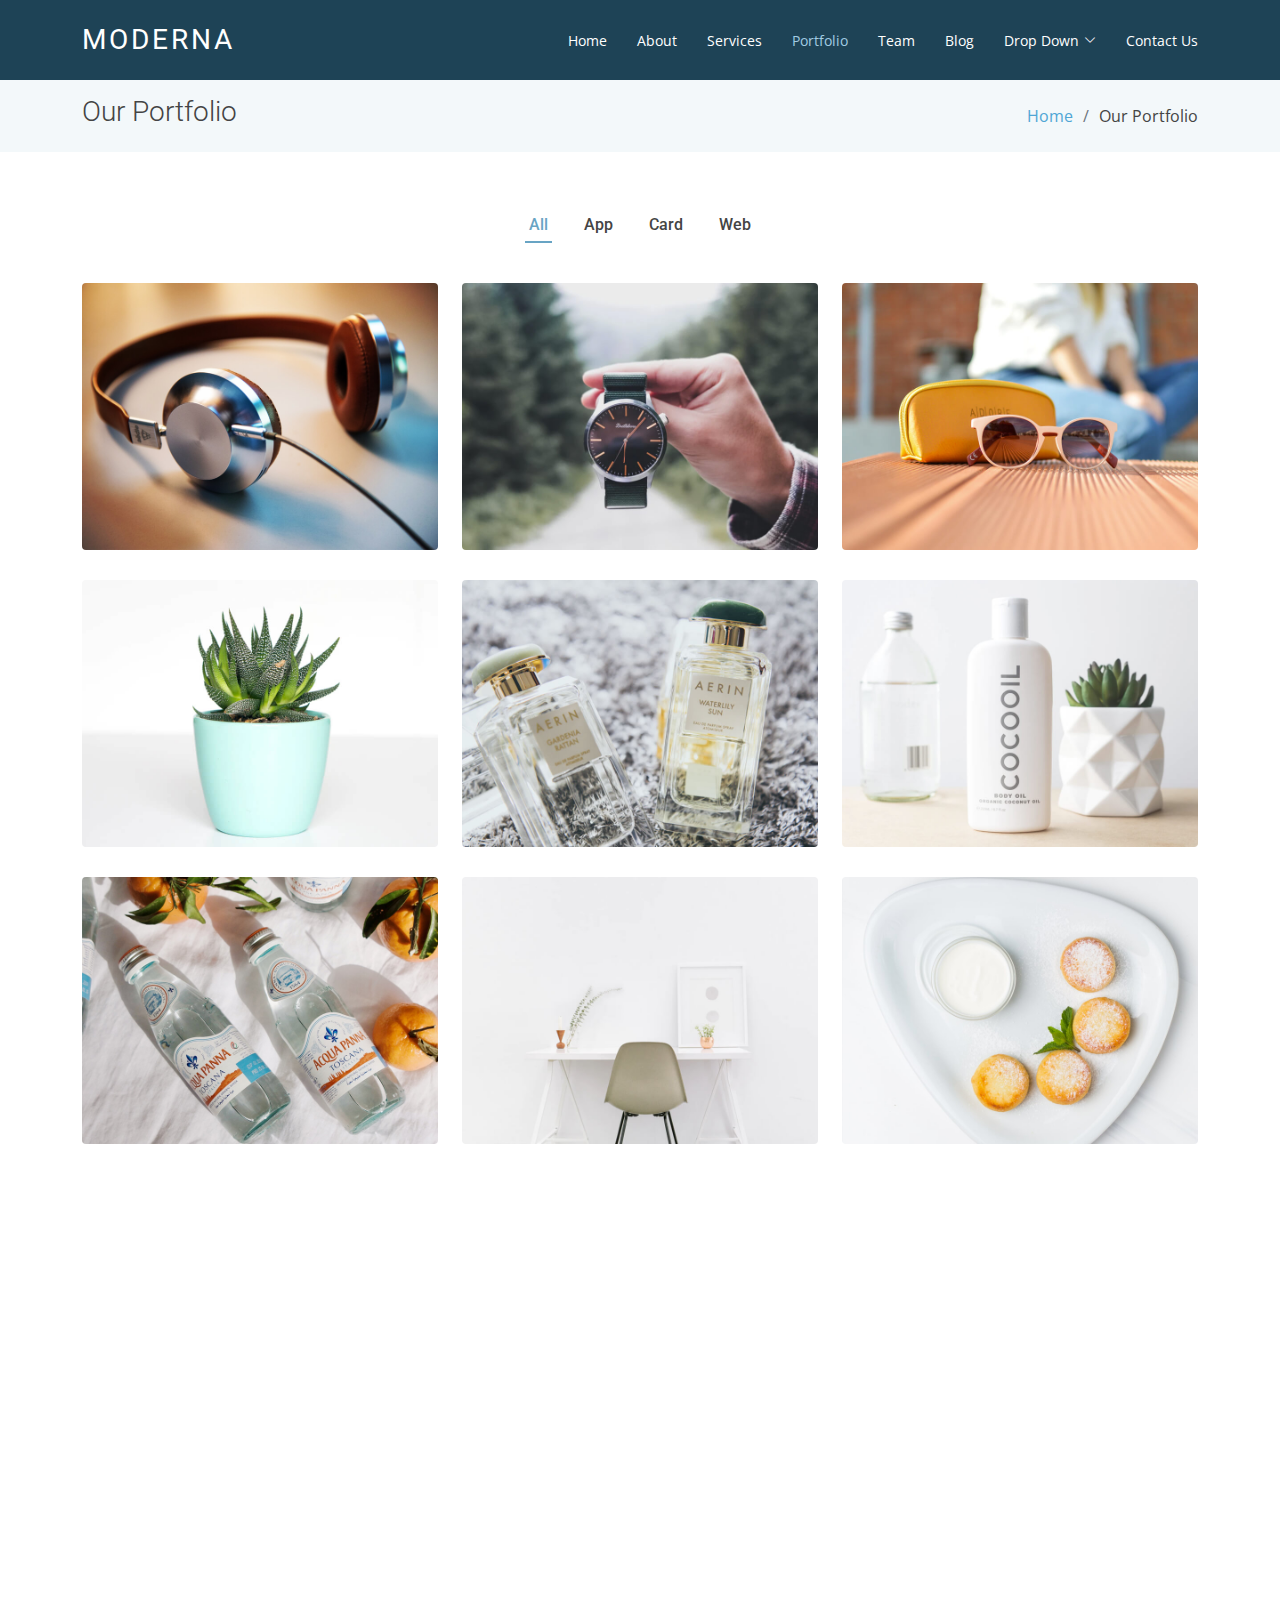
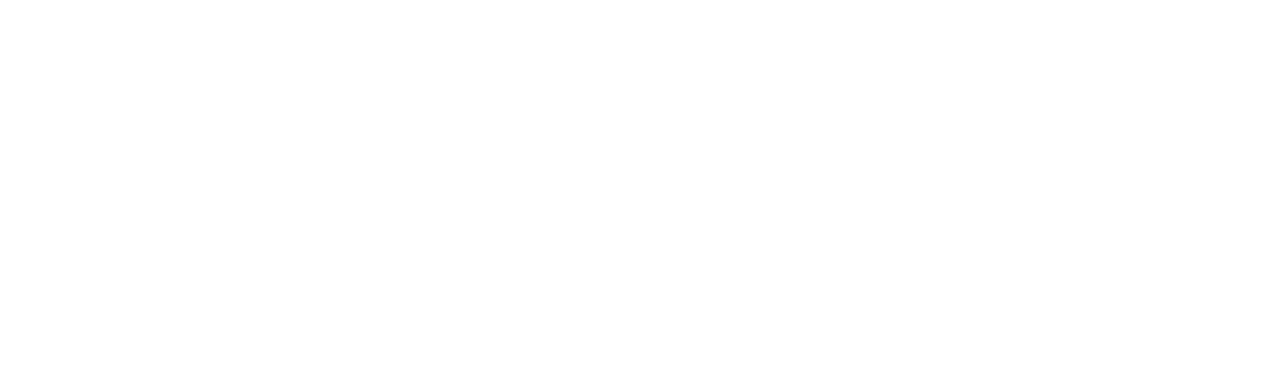
<file: portfolio.html>
<!DOCTYPE html>
<html lang="en">

<head>
  <meta charset="utf-8">
  <meta content="width=device-width, initial-scale=1.0" name="viewport">

  <title>Portfolio - Moderna Bootstrap Template</title>
  <meta content="" name="description">
  <meta content="" name="keywords">

  <!-- Favicons -->
  <link href="assets/img/favicon.png" rel="icon">
  <link href="assets/img/apple-touch-icon.png" rel="apple-touch-icon">

  <!-- Google Fonts -->
  <link href="https://fonts.googleapis.com/css?family=Open+Sans:300,300i,400,400i,600,600i,700,700i|Roboto:300,300i,400,400i,500,500i,700,700i&display=swap" rel="stylesheet">

  <!-- Vendor CSS Files -->
  <link href="assets/vendor/animate.css/animate.min.css" rel="stylesheet">
  <link href="assets/vendor/aos/aos.css" rel="stylesheet">
  <link href="assets/vendor/bootstrap/css/bootstrap.min.css" rel="stylesheet">
  <link href="assets/vendor/bootstrap-icons/bootstrap-icons.css" rel="stylesheet">
  <link href="assets/vendor/boxicons/css/boxicons.min.css" rel="stylesheet">
  <link href="assets/vendor/glightbox/css/glightbox.min.css" rel="stylesheet">
  <link href="assets/vendor/swiper/swiper-bundle.min.css" rel="stylesheet">

  <!-- Template Main CSS File -->
  <link href="assets/css/style.css" rel="stylesheet">

  <!-- =======================================================
  * Template Name: Moderna - v4.10.1
  * Template URL: https://bootstrapmade.com/free-bootstrap-template-corporate-moderna/
  * Author: BootstrapMade.com
  * License: https://bootstrapmade.com/license/
  ======================================================== -->
</head>

<body>

  <!-- ======= Header ======= -->
  <header id="header" class="fixed-top d-flex align-items-center ">
    <div class="container d-flex justify-content-between align-items-center">

      <div class="logo">
        <h1 class="text-light"><a href="index.html"><span>Moderna</span></a></h1>
        <!-- Uncomment below if you prefer to use an image logo -->
        <!-- <a href="index.html"><img src="assets/img/logo.png" alt="" class="img-fluid"></a>-->
      </div>

      <nav id="navbar" class="navbar">
        <ul>
          <li><a class="" href="index.html">Home</a></li>
          <li><a href="about.html">About</a></li>
          <li><a href="services.html">Services</a></li>
          <li><a class="active" href="portfolio.html">Portfolio</a></li>
          <li><a href="team.html">Team</a></li>
          <li><a href="blog.html">Blog</a></li>
          <li class="dropdown"><a href="#"><span>Drop Down</span> <i class="bi bi-chevron-down"></i></a>
            <ul>
              <li><a href="#">Drop Down 1</a></li>
              <li class="dropdown"><a href="#"><span>Deep Drop Down</span> <i class="bi bi-chevron-right"></i></a>
                <ul>
                  <li><a href="#">Deep Drop Down 1</a></li>
                  <li><a href="#">Deep Drop Down 2</a></li>
                  <li><a href="#">Deep Drop Down 3</a></li>
                  <li><a href="#">Deep Drop Down 4</a></li>
                  <li><a href="#">Deep Drop Down 5</a></li>
                </ul>
              </li>
              <li><a href="#">Drop Down 2</a></li>
              <li><a href="#">Drop Down 3</a></li>
              <li><a href="#">Drop Down 4</a></li>
            </ul>
          </li>
          <li><a href="contact.html">Contact Us</a></li>
        </ul>
        <i class="bi bi-list mobile-nav-toggle"></i>
      </nav><!-- .navbar -->

    </div>
  </header><!-- End Header -->

  <main id="main">

    <!-- ======= Our Portfolio Section ======= -->
    <section class="breadcrumbs">
      <div class="container">

        <div class="d-flex justify-content-between align-items-center">
          <h2>Our Portfolio</h2>
          <ol>
            <li><a href="index.html">Home</a></li>
            <li>Our Portfolio</li>
          </ol>
        </div>

      </div>
    </section><!-- End Our Portfolio Section -->

    <!-- ======= Portfolio Section ======= -->
    <section class="portfolio">
      <div class="container">

        <div class="row">
          <div class="col-lg-12">
            <ul id="portfolio-flters">
              <li data-filter="*" class="filter-active">All</li>
              <li data-filter=".filter-app">App</li>
              <li data-filter=".filter-card">Card</li>
              <li data-filter=".filter-web">Web</li>
            </ul>
          </div>
        </div>

        <div class="row portfolio-container" data-aos="fade-up" data-aos-easing="ease-in-out" data-aos-duration="500">

          <div class="col-lg-4 col-md-6 portfolio-wrap filter-app">
            <div class="portfolio-item">
              <img src="assets/img/portfolio/portfolio-1.jpg" class="img-fluid" alt="">
              <div class="portfolio-info">
                <h3>App 1</h3>
                <div>
                  <a href="assets/img/portfolio/portfolio-1.jpg" data-gallery="portfolioGallery" class="portfolio-lightbox" title="App 1"><i class="bx bx-plus"></i></a>
                  <a href="portfolio-details.html" title="Portfolio Details"><i class="bx bx-link"></i></a>
                </div>
              </div>
            </div>
          </div>

          <div class="col-lg-4 col-md-6 portfolio-wrap filter-web">
            <div class="portfolio-item">
              <img src="assets/img/portfolio/portfolio-2.jpg" class="img-fluid" alt="">
              <div class="portfolio-info">
                <h3>Web 3</h3>
                <div>
                  <a href="assets/img/portfolio/portfolio-2.jpg" data-gallery="portfolioGallery" class="portfolio-lightbox" title="Web 3"><i class="bx bx-plus"></i></a>
                  <a href="portfolio-details.html" title="Portfolio Details"><i class="bx bx-link"></i></a>
                </div>
              </div>
            </div>
          </div>

          <div class="col-lg-4 col-md-6 portfolio-wrap filter-app">
            <div class="portfolio-item">
              <img src="assets/img/portfolio/portfolio-3.jpg" class="img-fluid" alt="">
              <div class="portfolio-info">
                <h3>App 2</h3>
                <div>
                  <a href="assets/img/portfolio/portfolio-3.jpg" data-gallery="portfolioGallery" class="portfolio-lightbox" title="App 2"><i class="bx bx-plus"></i></a>
                  <a href="portfolio-details.html" title="Portfolio Details"><i class="bx bx-link"></i></a>
                </div>
              </div>
            </div>
          </div>

          <div class="col-lg-4 col-md-6 portfolio-wrap filter-card">
            <div class="portfolio-item">
              <img src="assets/img/portfolio/portfolio-4.jpg" class="img-fluid" alt="">
              <div class="portfolio-info">
                <h3>Card 2</h3>
                <div>
                  <a href="assets/img/portfolio/portfolio-4.jpg" data-gallery="portfolioGallery" class="portfolio-lightbox" title="Card 2"><i class="bx bx-plus"></i></a>
                  <a href="portfolio-details.html" title="Portfolio Details"><i class="bx bx-link"></i></a>
                </div>
              </div>
            </div>
          </div>

          <div class="col-lg-4 col-md-6 portfolio-wrap filter-web">
            <div class="portfolio-item">
              <img src="assets/img/portfolio/portfolio-5.jpg" class="img-fluid" alt="">
              <div class="portfolio-info">
                <h3>Web 2</h3>
                <div>
                  <a href="assets/img/portfolio/portfolio-5.jpg" data-gallery="portfolioGallery" class="portfolio-lightbox" title="Web 2"><i class="bx bx-plus"></i></a>
                  <a href="portfolio-details.html" title="Portfolio Details"><i class="bx bx-link"></i></a>
                </div>
              </div>
            </div>
          </div>

          <div class="col-lg-4 col-md-6 portfolio-wrap filter-app">
            <div class="portfolio-item">
              <img src="assets/img/portfolio/portfolio-6.jpg" class="img-fluid" alt="">
              <div class="portfolio-info">
                <h3>App 3</h3>
                <div>
                  <a href="assets/img/portfolio/portfolio-6.jpg" data-gallery="portfolioGallery" class="portfolio-lightbox" title="App 3"><i class="bx bx-plus"></i></a>
                  <a href="portfolio-details.html" title="Portfolio Details"><i class="bx bx-link"></i></a>
                </div>
              </div>
            </div>
          </div>

          <div class="col-lg-4 col-md-6 portfolio-wrap filter-card">
            <div class="portfolio-item">
              <img src="assets/img/portfolio/portfolio-7.jpg" class="img-fluid" alt="">
              <div class="portfolio-info">
                <h3>Card 1</h3>
                <div>
                  <a href="assets/img/portfolio/portfolio-7.jpg" data-gallery="portfolioGallery" class="portfolio-lightbox" title="Card 1"><i class="bx bx-plus"></i></a>
                  <a href="portfolio-details.html" title="Portfolio Details"><i class="bx bx-link"></i></a>
                </div>
              </div>
            </div>
          </div>

          <div class="col-lg-4 col-md-6 portfolio-wrap filter-card">
            <div class="portfolio-item">
              <img src="assets/img/portfolio/portfolio-8.jpg" class="img-fluid" alt="">
              <div class="portfolio-info">
                <h3>Card 3</h3>
                <div>
                  <a href="assets/img/portfolio/portfolio-8.jpg" data-gallery="portfolioGallery" class="portfolio-lightbox" title="Card 3"><i class="bx bx-plus"></i></a>
                  <a href="portfolio-details.html" title="Portfolio Details"><i class="bx bx-link"></i></a>
                </div>
              </div>
            </div>
          </div>

          <div class="col-lg-4 col-md-6 portfolio-wrap filter-web">
            <div class="portfolio-item">
              <img src="assets/img/portfolio/portfolio-9.jpg" class="img-fluid" alt="">
              <div class="portfolio-info">
                <h3>Web 1</h3>
                <div>
                  <a href="assets/img/portfolio/portfolio-9.jpg" data-gallery="portfolioGallery" class="portfolio-lightbox" title="Web 1"><i class="bx bx-plus"></i></a>
                  <a href="portfolio-details.html" title="Portfolio Details"><i class="bx bx-link"></i></a>
                </div>
              </div>
            </div>
          </div>

        </div>

      </div>
    </section><!-- End Portfolio Section -->

  </main><!-- End #main -->

  <!-- ======= Footer ======= -->
  <footer id="footer" data-aos="fade-up" data-aos-easing="ease-in-out" data-aos-duration="500">

    <div class="footer-newsletter">
      <div class="container">
        <div class="row">
          <div class="col-lg-6">
            <h4>Our Newsletter</h4>
            <p>Tamen quem nulla quae legam multos aute sint culpa legam noster magna</p>
          </div>
          <div class="col-lg-6">
            <form action="" method="post">
              <input type="email" name="email"><input type="submit" value="Subscribe">
            </form>
          </div>
        </div>
      </div>
    </div>

    <div class="footer-top">
      <div class="container">
        <div class="row">

          <div class="col-lg-3 col-md-6 footer-links">
            <h4>Useful Links</h4>
            <ul>
              <li><i class="bx bx-chevron-right"></i> <a href="#">Home</a></li>
              <li><i class="bx bx-chevron-right"></i> <a href="#">About us</a></li>
              <li><i class="bx bx-chevron-right"></i> <a href="#">Services</a></li>
              <li><i class="bx bx-chevron-right"></i> <a href="#">Terms of service</a></li>
              <li><i class="bx bx-chevron-right"></i> <a href="#">Privacy policy</a></li>
            </ul>
          </div>

          <div class="col-lg-3 col-md-6 footer-links">
            <h4>Our Services</h4>
            <ul>
              <li><i class="bx bx-chevron-right"></i> <a href="#">Web Design</a></li>
              <li><i class="bx bx-chevron-right"></i> <a href="#">Web Development</a></li>
              <li><i class="bx bx-chevron-right"></i> <a href="#">Product Management</a></li>
              <li><i class="bx bx-chevron-right"></i> <a href="#">Marketing</a></li>
              <li><i class="bx bx-chevron-right"></i> <a href="#">Graphic Design</a></li>
            </ul>
          </div>

          <div class="col-lg-3 col-md-6 footer-contact">
            <h4>Contact Us</h4>
            <p>
              A108 Adam Street <br>
              New York, NY 535022<br>
              United States <br><br>
              <strong>Phone:</strong> +1 5589 55488 55<br>
              <strong>Email:</strong> info@example.com<br>
            </p>

          </div>

          <div class="col-lg-3 col-md-6 footer-info">
            <h3>About Moderna</h3>
            <p>Cras fermentum odio eu feugiat lide par naso tierra. Justo eget nada terra videa magna derita valies darta donna mare fermentum iaculis eu non diam phasellus.</p>
            <div class="social-links mt-3">
              <a href="#" class="twitter"><i class="bx bxl-twitter"></i></a>
              <a href="#" class="facebook"><i class="bx bxl-facebook"></i></a>
              <a href="#" class="instagram"><i class="bx bxl-instagram"></i></a>
              <a href="#" class="linkedin"><i class="bx bxl-linkedin"></i></a>
            </div>
          </div>

        </div>
      </div>
    </div>

    <div class="container">
      <div class="copyright">
        &copy; Copyright <strong><span>Moderna</span></strong>. All Rights Reserved
      </div>
      <div class="credits">
        <!-- All the links in the footer should remain intact. -->
        <!-- You can delete the links only if you purchased the pro version. -->
        <!-- Licensing information: https://bootstrapmade.com/license/ -->
        <!-- Purchase the pro version with working PHP/AJAX contact form: https://bootstrapmade.com/free-bootstrap-template-corporate-moderna/ -->
        Designed by <a href="https://bootstrapmade.com/">BootstrapMade</a>
      </div>
    </div>
  </footer><!-- End Footer -->

  <a href="#" class="back-to-top d-flex align-items-center justify-content-center"><i class="bi bi-arrow-up-short"></i></a>

  <!-- Vendor JS Files -->
  <script src="assets/vendor/purecounter/purecounter_vanilla.js"></script>
  <script src="assets/vendor/aos/aos.js"></script>
  <script src="assets/vendor/bootstrap/js/bootstrap.bundle.min.js"></script>
  <script src="assets/vendor/glightbox/js/glightbox.min.js"></script>
  <script src="assets/vendor/isotope-layout/isotope.pkgd.min.js"></script>
  <script src="assets/vendor/swiper/swiper-bundle.min.js"></script>
  <script src="assets/vendor/waypoints/noframework.waypoints.js"></script>
  <script src="assets/vendor/php-email-form/validate.js"></script>

  <!-- Template Main JS File -->
  <script src="assets/js/main.js"></script>

</body>

</html>
</file>
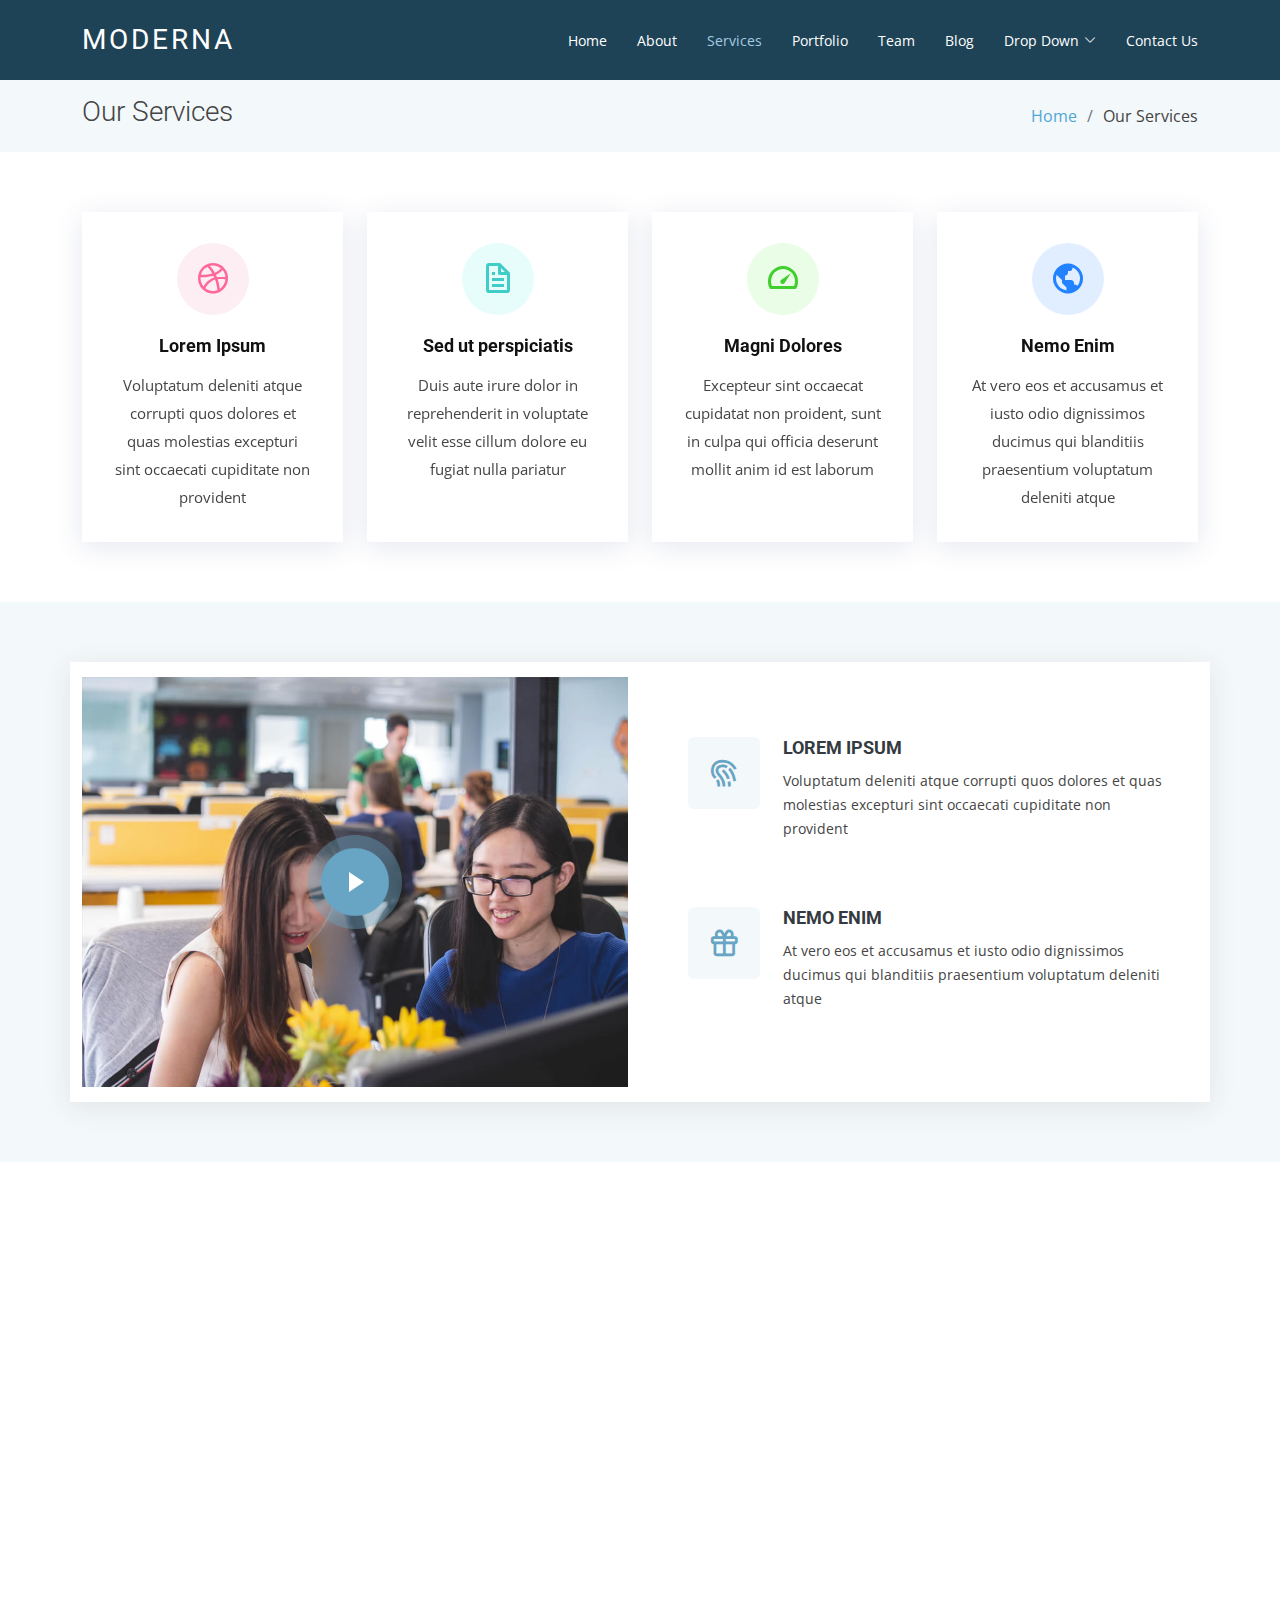
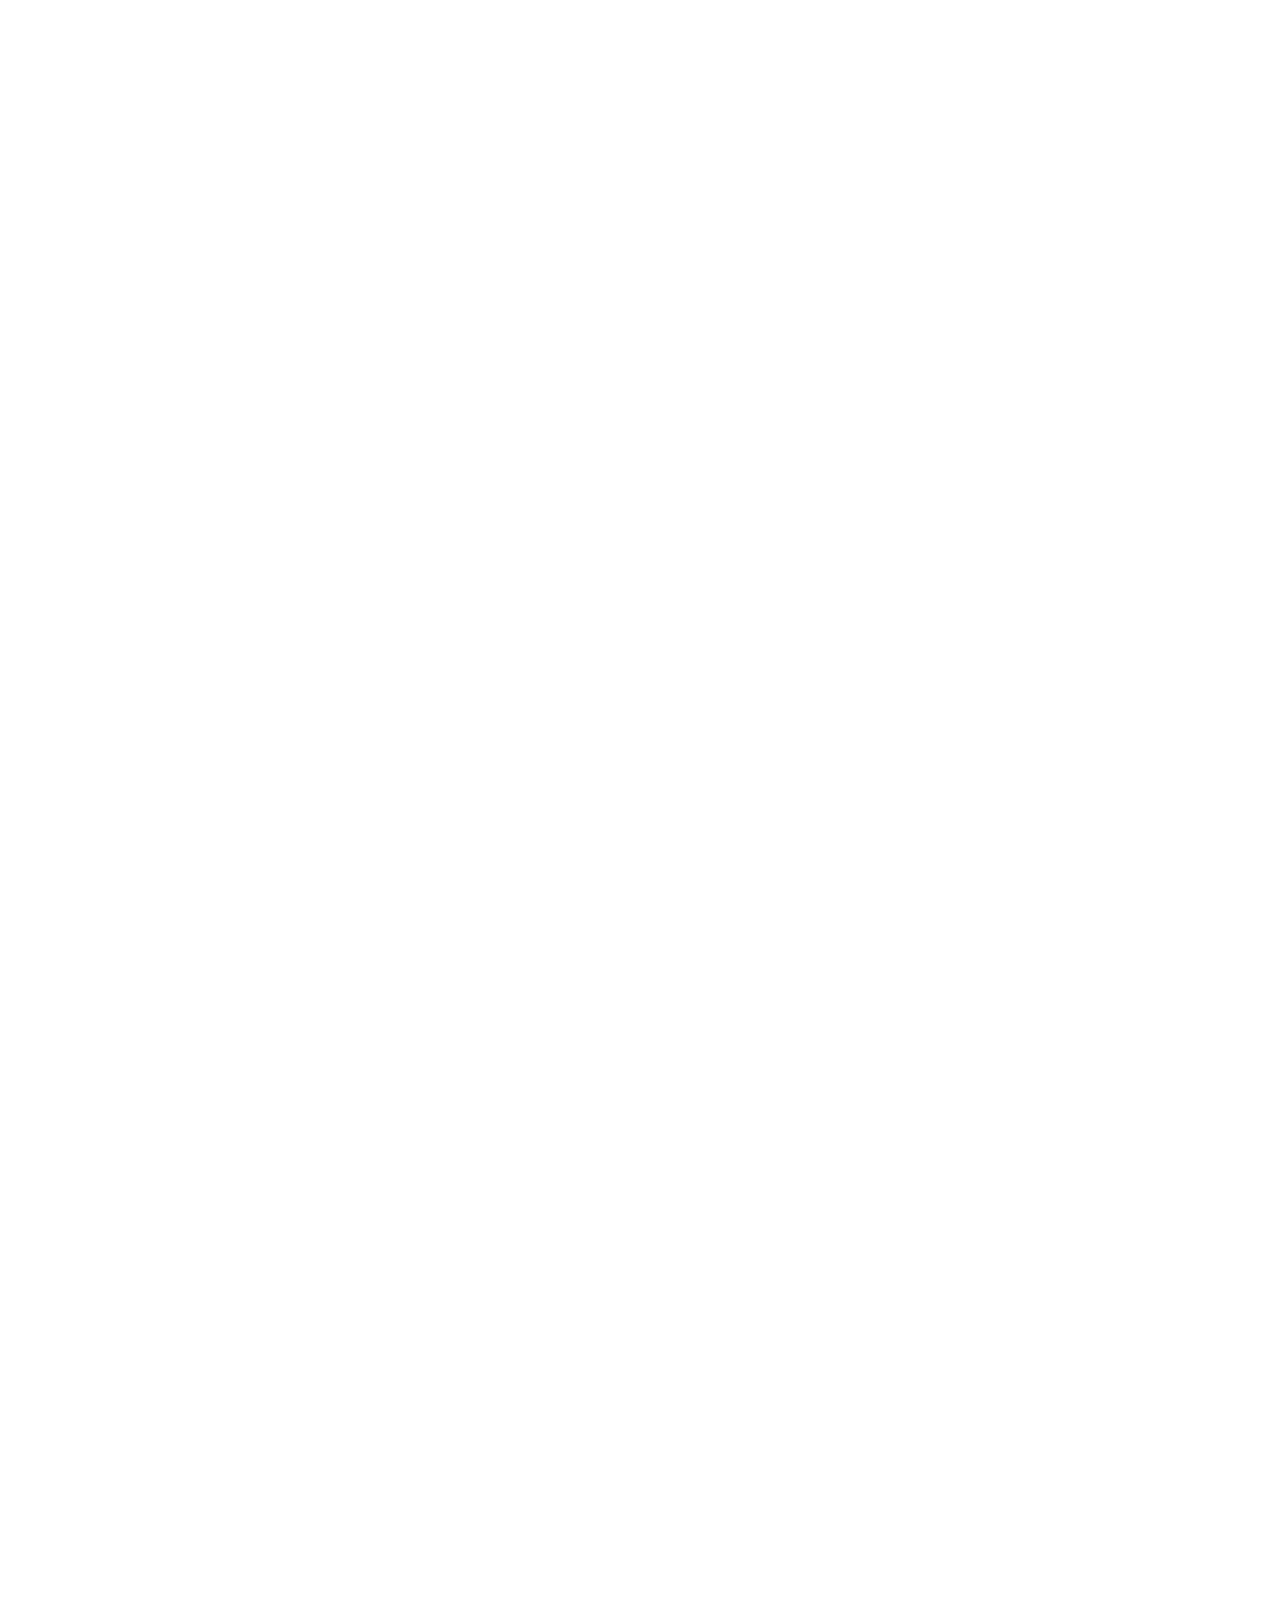
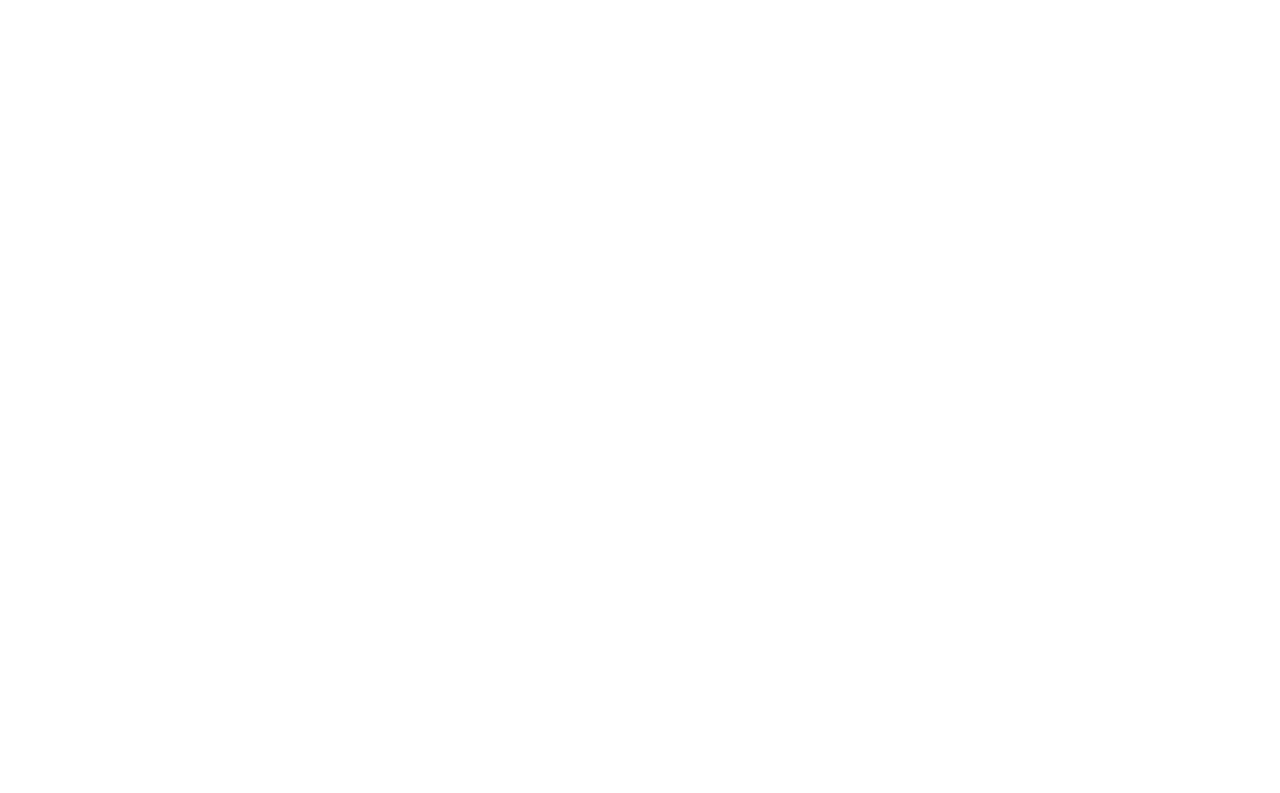
<file: services.html>
<!DOCTYPE html>
<html lang="en">

<head>
  <meta charset="utf-8">
  <meta content="width=device-width, initial-scale=1.0" name="viewport">

  <title>Services - Moderna Bootstrap Template</title>
  <meta content="" name="description">
  <meta content="" name="keywords">

  <!-- Favicons -->
  <link href="assets/img/favicon.png" rel="icon">
  <link href="assets/img/apple-touch-icon.png" rel="apple-touch-icon">

  <!-- Google Fonts -->
  <link href="https://fonts.googleapis.com/css?family=Open+Sans:300,300i,400,400i,600,600i,700,700i|Roboto:300,300i,400,400i,500,500i,700,700i&display=swap" rel="stylesheet">

  <!-- Vendor CSS Files -->
  <link href="assets/vendor/animate.css/animate.min.css" rel="stylesheet">
  <link href="assets/vendor/aos/aos.css" rel="stylesheet">
  <link href="assets/vendor/bootstrap/css/bootstrap.min.css" rel="stylesheet">
  <link href="assets/vendor/bootstrap-icons/bootstrap-icons.css" rel="stylesheet">
  <link href="assets/vendor/boxicons/css/boxicons.min.css" rel="stylesheet">
  <link href="assets/vendor/glightbox/css/glightbox.min.css" rel="stylesheet">
  <link href="assets/vendor/swiper/swiper-bundle.min.css" rel="stylesheet">

  <!-- Template Main CSS File -->
  <link href="assets/css/style.css" rel="stylesheet">

  <!-- =======================================================
  * Template Name: Moderna - v4.10.1
  * Template URL: https://bootstrapmade.com/free-bootstrap-template-corporate-moderna/
  * Author: BootstrapMade.com
  * License: https://bootstrapmade.com/license/
  ======================================================== -->
</head>

<body>

  <!-- ======= Header ======= -->
  <header id="header" class="fixed-top d-flex align-items-center ">
    <div class="container d-flex justify-content-between align-items-center">

      <div class="logo">
        <h1 class="text-light"><a href="index.html"><span>Moderna</span></a></h1>
        <!-- Uncomment below if you prefer to use an image logo -->
        <!-- <a href="index.html"><img src="assets/img/logo.png" alt="" class="img-fluid"></a>-->
      </div>

      <nav id="navbar" class="navbar">
        <ul>
          <li><a class="" href="index.html">Home</a></li>
          <li><a href="about.html">About</a></li>
          <li><a class="active" href="services.html">Services</a></li>
          <li><a href="portfolio.html">Portfolio</a></li>
          <li><a href="team.html">Team</a></li>
          <li><a href="blog.html">Blog</a></li>
          <li class="dropdown"><a href="#"><span>Drop Down</span> <i class="bi bi-chevron-down"></i></a>
            <ul>
              <li><a href="#">Drop Down 1</a></li>
              <li class="dropdown"><a href="#"><span>Deep Drop Down</span> <i class="bi bi-chevron-right"></i></a>
                <ul>
                  <li><a href="#">Deep Drop Down 1</a></li>
                  <li><a href="#">Deep Drop Down 2</a></li>
                  <li><a href="#">Deep Drop Down 3</a></li>
                  <li><a href="#">Deep Drop Down 4</a></li>
                  <li><a href="#">Deep Drop Down 5</a></li>
                </ul>
              </li>
              <li><a href="#">Drop Down 2</a></li>
              <li><a href="#">Drop Down 3</a></li>
              <li><a href="#">Drop Down 4</a></li>
            </ul>
          </li>
          <li><a href="contact.html">Contact Us</a></li>
        </ul>
        <i class="bi bi-list mobile-nav-toggle"></i>
      </nav><!-- .navbar -->

    </div>
  </header><!-- End Header -->

  <main id="main">

    <!-- ======= Our Services Section ======= -->
    <section class="breadcrumbs">
      <div class="container">

        <div class="d-flex justify-content-between align-items-center">
          <h2>Our Services</h2>
          <ol>
            <li><a href="index.html">Home</a></li>
            <li>Our Services</li>
          </ol>
        </div>

      </div>
    </section><!-- End Our Services Section -->

    <!-- ======= Services Section ======= -->
    <section class="services">
      <div class="container">

        <div class="row">
          <div class="col-md-6 col-lg-3 d-flex align-items-stretch" data-aos="fade-up">
            <div class="icon-box icon-box-pink">
              <div class="icon"><i class="bx bxl-dribbble"></i></div>
              <h4 class="title"><a href="">Lorem Ipsum</a></h4>
              <p class="description">Voluptatum deleniti atque corrupti quos dolores et quas molestias excepturi sint occaecati cupiditate non provident</p>
            </div>
          </div>

          <div class="col-md-6 col-lg-3 d-flex align-items-stretch" data-aos="fade-up" data-aos-delay="100">
            <div class="icon-box icon-box-cyan">
              <div class="icon"><i class="bx bx-file"></i></div>
              <h4 class="title"><a href="">Sed ut perspiciatis</a></h4>
              <p class="description">Duis aute irure dolor in reprehenderit in voluptate velit esse cillum dolore eu fugiat nulla pariatur</p>
            </div>
          </div>

          <div class="col-md-6 col-lg-3 d-flex align-items-stretch" data-aos="fade-up" data-aos-delay="200">
            <div class="icon-box icon-box-green">
              <div class="icon"><i class="bx bx-tachometer"></i></div>
              <h4 class="title"><a href="">Magni Dolores</a></h4>
              <p class="description">Excepteur sint occaecat cupidatat non proident, sunt in culpa qui officia deserunt mollit anim id est laborum</p>
            </div>
          </div>

          <div class="col-md-6 col-lg-3 d-flex align-items-stretch" data-aos="fade-up" data-aos-delay="200">
            <div class="icon-box icon-box-blue">
              <div class="icon"><i class="bx bx-world"></i></div>
              <h4 class="title"><a href="">Nemo Enim</a></h4>
              <p class="description">At vero eos et accusamus et iusto odio dignissimos ducimus qui blanditiis praesentium voluptatum deleniti atque</p>
            </div>
          </div>

        </div>

      </div>
    </section><!-- End Services Section -->

    <!-- ======= Why Us Section ======= -->
    <section class="why-us section-bg" data-aos="fade-up" date-aos-delay="200">
      <div class="container">

        <div class="row">
          <div class="col-lg-6 video-box">
            <img src="assets/img/why-us.jpg" class="img-fluid" alt="">
            <a href="https://www.youtube.com/watch?v=jDDaplaOz7Q" class="venobox play-btn mb-4" data-vbtype="video" data-autoplay="true"></a>
          </div>

          <div class="col-lg-6 d-flex flex-column justify-content-center p-5">

            <div class="icon-box">
              <div class="icon"><i class="bx bx-fingerprint"></i></div>
              <h4 class="title"><a href="">Lorem Ipsum</a></h4>
              <p class="description">Voluptatum deleniti atque corrupti quos dolores et quas molestias excepturi sint occaecati cupiditate non provident</p>
            </div>

            <div class="icon-box">
              <div class="icon"><i class="bx bx-gift"></i></div>
              <h4 class="title"><a href="">Nemo Enim</a></h4>
              <p class="description">At vero eos et accusamus et iusto odio dignissimos ducimus qui blanditiis praesentium voluptatum deleniti atque</p>
            </div>

          </div>
        </div>

      </div>
    </section><!-- End Why Us Section -->

    <!-- ======= Service Details Section ======= -->
    <section class="service-details">
      <div class="container">

        <div class="row">
          <div class="col-md-6 d-flex align-items-stretch" data-aos="fade-up">
            <div class="card">
              <div class="card-img">
                <img src="assets/img/service-details-1.jpg" alt="...">
              </div>
              <div class="card-body">
                <h5 class="card-title"><a href="#">Our Mission</a></h5>
                <p class="card-text">Lorem ipsum dolor sit amet, consectetur elit, sed do eiusmod tempor ut labore et dolore magna aliqua. Ut enim ad minim veniam, quis nostrud exercitation ullamco laboris nisi ut aliquip ex ea commodo consequat</p>
                <div class="read-more"><a href="#"><i class="bi bi-arrow-right"></i> Read More</a></div>
              </div>
            </div>
          </div>
          <div class="col-md-6 d-flex align-items-stretch" data-aos="fade-up">
            <div class="card">
              <div class="card-img">
                <img src="assets/img/service-details-2.jpg" alt="...">
              </div>
              <div class="card-body">
                <h5 class="card-title"><a href="#">Our Plan</a></h5>
                <p class="card-text">Sed ut perspiciatis unde omnis iste natus error sit voluptatem doloremque laudantium, totam rem aperiam, eaque ipsa quae ab illo inventore veritatis et quasi architecto beatae vitae dicta sunt explicabo</p>
                <div class="read-more"><a href="#"><i class="bi bi-arrow-right"></i> Read More</a></div>
              </div>
            </div>

          </div>
          <div class="col-md-6 d-flex align-items-stretch" data-aos="fade-up">
            <div class="card">
              <div class="card-img">
                <img src="assets/img/service-details-3.jpg" alt="...">
              </div>
              <div class="card-body">
                <h5 class="card-title"><a href="#">Our Vision</a></h5>
                <p class="card-text">Nemo enim ipsam voluptatem quia voluptas sit aut odit aut fugit, sed quia magni dolores eos qui ratione voluptatem sequi nesciunt Neque porro quisquam est, qui dolorem ipsum quia dolor sit amet</p>
                <div class="read-more"><a href="#"><i class="bi bi-arrow-right"></i> Read More</a></div>
              </div>
            </div>
          </div>
          <div class="col-md-6 d-flex align-items-stretch" data-aos="fade-up">
            <div class="card">
              <div class="card-img">
                <img src="assets/img/service-details-4.jpg" alt="...">
              </div>
              <div class="card-body">
                <h5 class="card-title"><a href="#">Our Care</a></h5>
                <p class="card-text">Nostrum eum sed et autem dolorum perspiciatis. Magni porro quisquam laudantium voluptatem. In molestiae earum ab sit esse voluptatem. Eos ipsam cumque ipsum officiis qui nihil aut incidunt aut</p>
                <div class="read-more"><a href="#"><i class="bi bi-arrow-right"></i> Read More</a></div>
              </div>
            </div>
          </div>
        </div>

      </div>
    </section><!-- End Service Details Section -->

    <!-- ======= Pricing Section ======= -->
    <section class="pricing section-bg" data-aos="fade-up">
      <div class="container">

        <div class="section-title">
          <h2>Pricing</h2>
          <p>Magnam dolores commodi suscipit. Necessitatibus eius consequatur ex aliquid fuga eum quidem. Sit sint consectetur velit. Quisquam quos quisquam cupiditate. Et nemo qui impedit suscipit alias ea. Quia fugiat sit in iste officiis commodi quidem hic quas.</p>
        </div>

        <div class="row no-gutters">

          <div class="col-lg-4 box">
            <h3>Free</h3>
            <h4>$0<span>per month</span></h4>
            <ul>
              <li><i class="bx bx-check"></i> Quam adipiscing vitae proin</li>
              <li><i class="bx bx-check"></i> Nec feugiat nisl pretium</li>
              <li><i class="bx bx-check"></i> Nulla at volutpat diam uteera</li>
              <li class="na"><i class="bx bx-x"></i> <span>Pharetra massa massa ultricies</span></li>
              <li class="na"><i class="bx bx-x"></i> <span>Massa ultricies mi quis hendrerit</span></li>
            </ul>
            <a href="#" class="get-started-btn">Get Started</a>
          </div>

          <div class="col-lg-4 box featured">
            <h3>Business</h3>
            <h4>$29<span>per month</span></h4>
            <ul>
              <li><i class="bx bx-check"></i> Quam adipiscing vitae proin</li>
              <li><i class="bx bx-check"></i> Nec feugiat nisl pretium</li>
              <li><i class="bx bx-check"></i> Nulla at volutpat diam uteera</li>
              <li><i class="bx bx-check"></i> Pharetra massa massa ultricies</li>
              <li><i class="bx bx-check"></i> Massa ultricies mi quis hendrerit</li>
            </ul>
            <a href="#" class="get-started-btn">Get Started</a>
          </div>

          <div class="col-lg-4 box">
            <h3>Developer</h3>
            <h4>$49<span>per month</span></h4>
            <ul>
              <li><i class="bx bx-check"></i> Quam adipiscing vitae proin</li>
              <li><i class="bx bx-check"></i> Nec feugiat nisl pretium</li>
              <li><i class="bx bx-check"></i> Nulla at volutpat diam uteera</li>
              <li><i class="bx bx-check"></i> Pharetra massa massa ultricies</li>
              <li><i class="bx bx-check"></i> Massa ultricies mi quis hendrerit</li>
            </ul>
            <a href="#" class="get-started-btn">Get Started</a>
          </div>

        </div>

      </div>
    </section><!-- End Pricing Section -->

  </main><!-- End #main -->

  <!-- ======= Footer ======= -->
  <footer id="footer" data-aos="fade-up" data-aos-easing="ease-in-out" data-aos-duration="500">

    <div class="footer-newsletter">
      <div class="container">
        <div class="row">
          <div class="col-lg-6">
            <h4>Our Newsletter</h4>
            <p>Tamen quem nulla quae legam multos aute sint culpa legam noster magna</p>
          </div>
          <div class="col-lg-6">
            <form action="" method="post">
              <input type="email" name="email"><input type="submit" value="Subscribe">
            </form>
          </div>
        </div>
      </div>
    </div>

    <div class="footer-top">
      <div class="container">
        <div class="row">

          <div class="col-lg-3 col-md-6 footer-links">
            <h4>Useful Links</h4>
            <ul>
              <li><i class="bx bx-chevron-right"></i> <a href="#">Home</a></li>
              <li><i class="bx bx-chevron-right"></i> <a href="#">About us</a></li>
              <li><i class="bx bx-chevron-right"></i> <a href="#">Services</a></li>
              <li><i class="bx bx-chevron-right"></i> <a href="#">Terms of service</a></li>
              <li><i class="bx bx-chevron-right"></i> <a href="#">Privacy policy</a></li>
            </ul>
          </div>

          <div class="col-lg-3 col-md-6 footer-links">
            <h4>Our Services</h4>
            <ul>
              <li><i class="bx bx-chevron-right"></i> <a href="#">Web Design</a></li>
              <li><i class="bx bx-chevron-right"></i> <a href="#">Web Development</a></li>
              <li><i class="bx bx-chevron-right"></i> <a href="#">Product Management</a></li>
              <li><i class="bx bx-chevron-right"></i> <a href="#">Marketing</a></li>
              <li><i class="bx bx-chevron-right"></i> <a href="#">Graphic Design</a></li>
            </ul>
          </div>

          <div class="col-lg-3 col-md-6 footer-contact">
            <h4>Contact Us</h4>
            <p>
              A108 Adam Street <br>
              New York, NY 535022<br>
              United States <br><br>
              <strong>Phone:</strong> +1 5589 55488 55<br>
              <strong>Email:</strong> info@example.com<br>
            </p>

          </div>

          <div class="col-lg-3 col-md-6 footer-info">
            <h3>About Moderna</h3>
            <p>Cras fermentum odio eu feugiat lide par naso tierra. Justo eget nada terra videa magna derita valies darta donna mare fermentum iaculis eu non diam phasellus.</p>
            <div class="social-links mt-3">
              <a href="#" class="twitter"><i class="bx bxl-twitter"></i></a>
              <a href="#" class="facebook"><i class="bx bxl-facebook"></i></a>
              <a href="#" class="instagram"><i class="bx bxl-instagram"></i></a>
              <a href="#" class="linkedin"><i class="bx bxl-linkedin"></i></a>
            </div>
          </div>

        </div>
      </div>
    </div>

    <div class="container">
      <div class="copyright">
        &copy; Copyright <strong><span>Moderna</span></strong>. All Rights Reserved
      </div>
      <div class="credits">
        <!-- All the links in the footer should remain intact. -->
        <!-- You can delete the links only if you purchased the pro version. -->
        <!-- Licensing information: https://bootstrapmade.com/license/ -->
        <!-- Purchase the pro version with working PHP/AJAX contact form: https://bootstrapmade.com/free-bootstrap-template-corporate-moderna/ -->
        Designed by <a href="https://bootstrapmade.com/">BootstrapMade</a>
      </div>
    </div>
  </footer><!-- End Footer -->

  <a href="#" class="back-to-top d-flex align-items-center justify-content-center"><i class="bi bi-arrow-up-short"></i></a>

  <!-- Vendor JS Files -->
  <script src="assets/vendor/purecounter/purecounter_vanilla.js"></script>
  <script src="assets/vendor/aos/aos.js"></script>
  <script src="assets/vendor/bootstrap/js/bootstrap.bundle.min.js"></script>
  <script src="assets/vendor/glightbox/js/glightbox.min.js"></script>
  <script src="assets/vendor/isotope-layout/isotope.pkgd.min.js"></script>
  <script src="assets/vendor/swiper/swiper-bundle.min.js"></script>
  <script src="assets/vendor/waypoints/noframework.waypoints.js"></script>
  <script src="assets/vendor/php-email-form/validate.js"></script>

  <!-- Template Main JS File -->
  <script src="assets/js/main.js"></script>

</body>

</html>
</file>
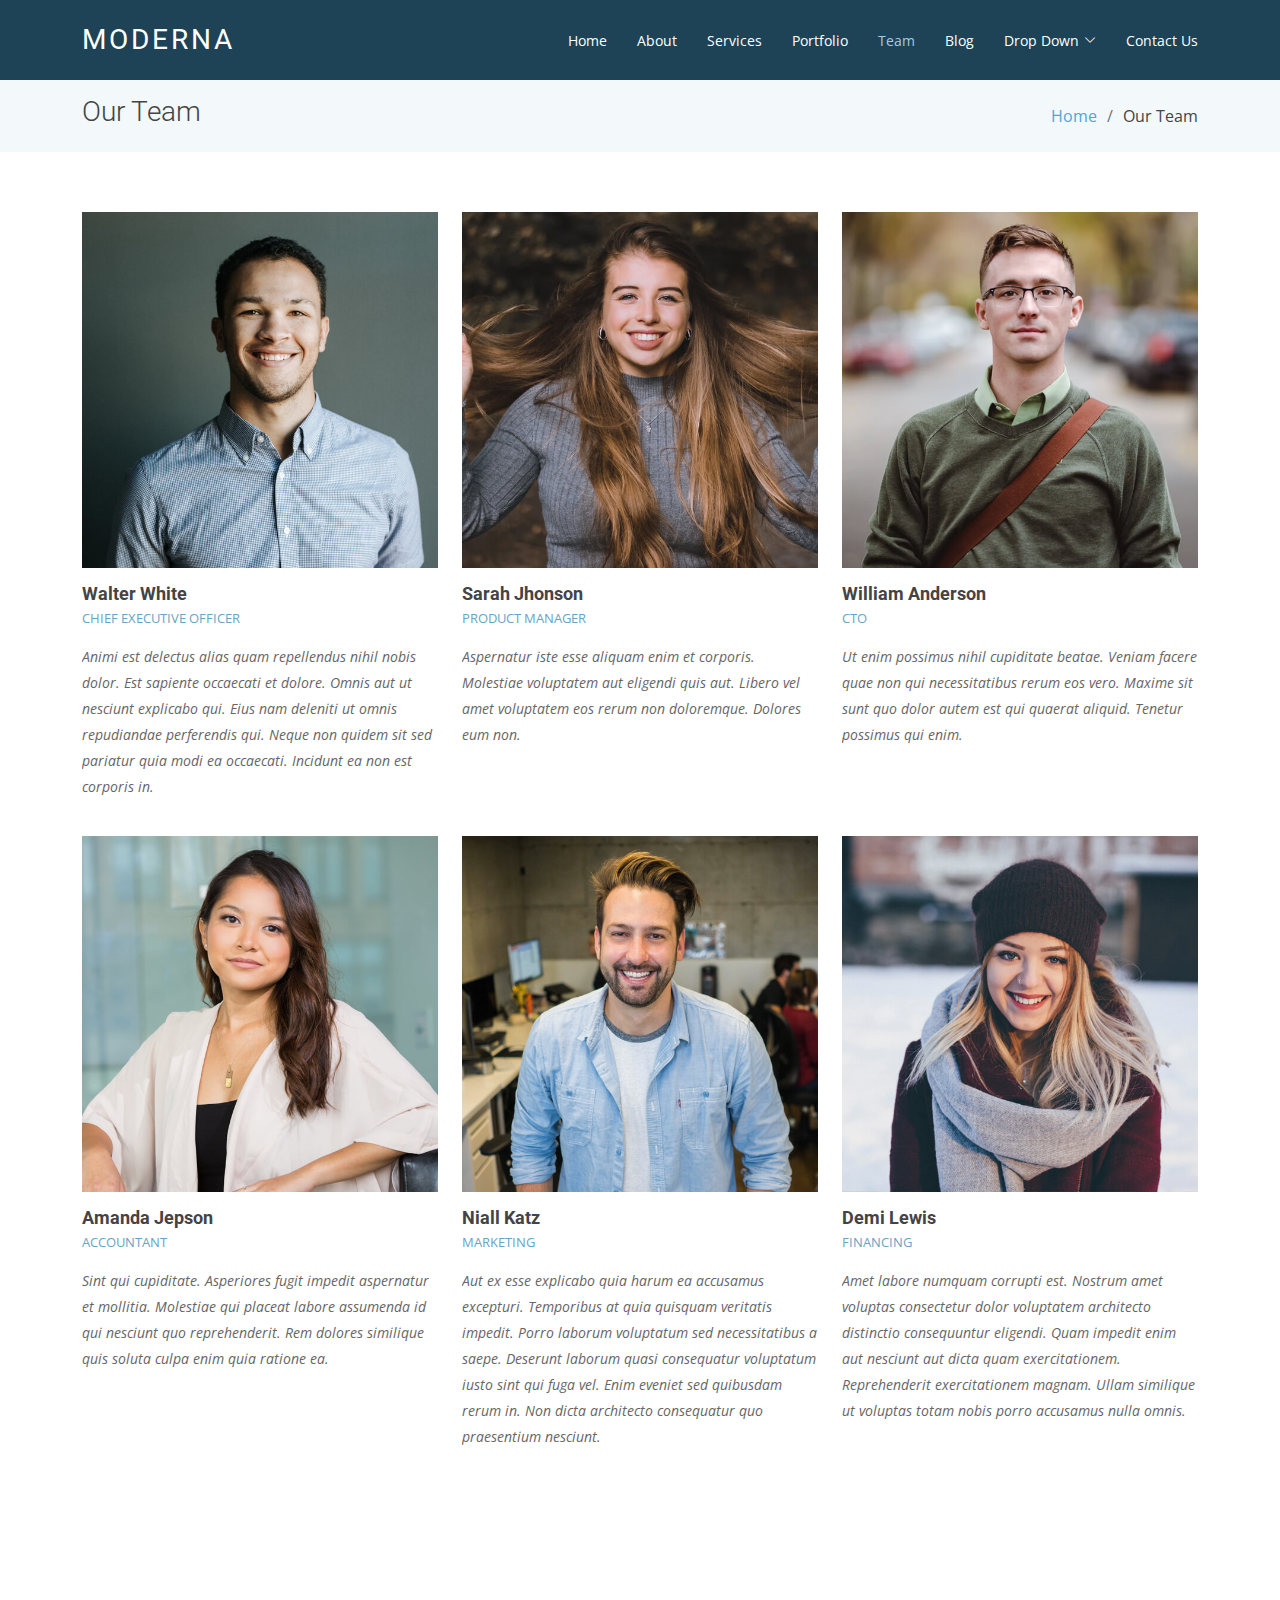
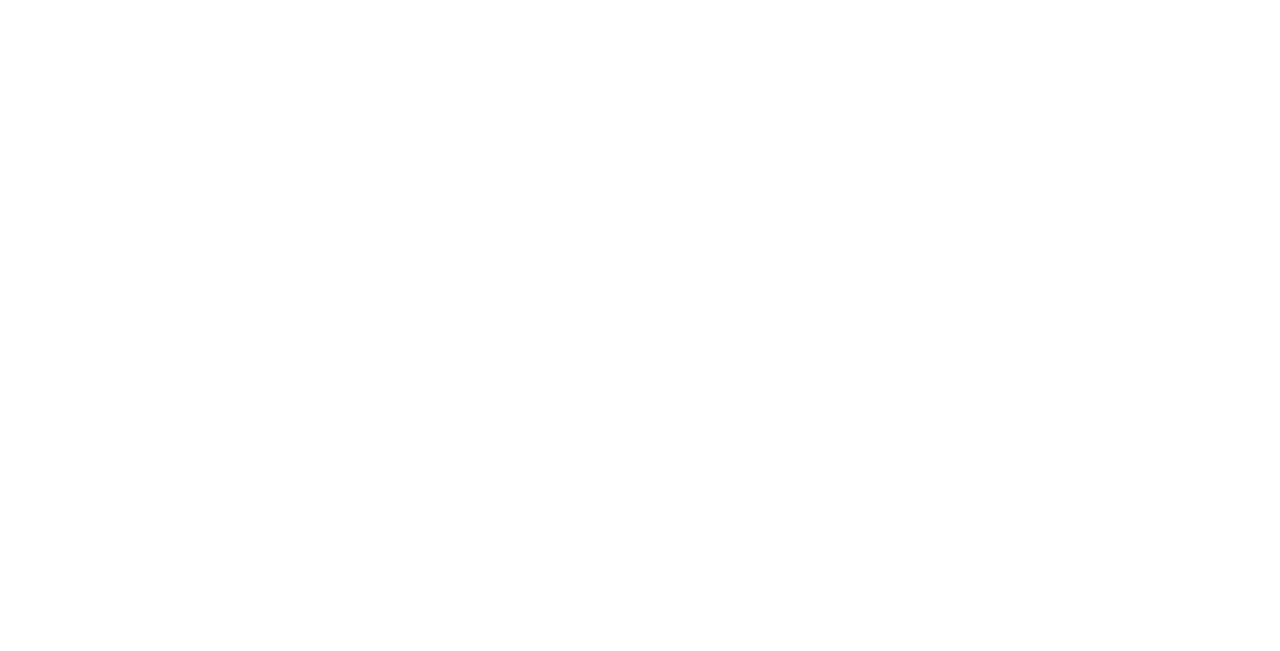
<file: team.html>
<!DOCTYPE html>
<html lang="en">

<head>
  <meta charset="utf-8">
  <meta content="width=device-width, initial-scale=1.0" name="viewport">

  <title>Team - Moderna Bootstrap Template</title>
  <meta content="" name="description">
  <meta content="" name="keywords">

  <!-- Favicons -->
  <link href="assets/img/favicon.png" rel="icon">
  <link href="assets/img/apple-touch-icon.png" rel="apple-touch-icon">

  <!-- Google Fonts -->
  <link href="https://fonts.googleapis.com/css?family=Open+Sans:300,300i,400,400i,600,600i,700,700i|Roboto:300,300i,400,400i,500,500i,700,700i&display=swap" rel="stylesheet">

  <!-- Vendor CSS Files -->
  <link href="assets/vendor/animate.css/animate.min.css" rel="stylesheet">
  <link href="assets/vendor/aos/aos.css" rel="stylesheet">
  <link href="assets/vendor/bootstrap/css/bootstrap.min.css" rel="stylesheet">
  <link href="assets/vendor/bootstrap-icons/bootstrap-icons.css" rel="stylesheet">
  <link href="assets/vendor/boxicons/css/boxicons.min.css" rel="stylesheet">
  <link href="assets/vendor/glightbox/css/glightbox.min.css" rel="stylesheet">
  <link href="assets/vendor/swiper/swiper-bundle.min.css" rel="stylesheet">

  <!-- Template Main CSS File -->
  <link href="assets/css/style.css" rel="stylesheet">

  <!-- =======================================================
  * Template Name: Moderna - v4.10.1
  * Template URL: https://bootstrapmade.com/free-bootstrap-template-corporate-moderna/
  * Author: BootstrapMade.com
  * License: https://bootstrapmade.com/license/
  ======================================================== -->
</head>

<body>

  <!-- ======= Header ======= -->
  <header id="header" class="fixed-top d-flex align-items-center ">
    <div class="container d-flex justify-content-between align-items-center">

      <div class="logo">
        <h1 class="text-light"><a href="index.html"><span>Moderna</span></a></h1>
        <!-- Uncomment below if you prefer to use an image logo -->
        <!-- <a href="index.html"><img src="assets/img/logo.png" alt="" class="img-fluid"></a>-->
      </div>

      <nav id="navbar" class="navbar">
        <ul>
          <li><a class="" href="index.html">Home</a></li>
          <li><a href="about.html">About</a></li>
          <li><a href="services.html">Services</a></li>
          <li><a href="portfolio.html">Portfolio</a></li>
          <li><a class="active" href="team.html">Team</a></li>
          <li><a href="blog.html">Blog</a></li>
          <li class="dropdown"><a href="#"><span>Drop Down</span> <i class="bi bi-chevron-down"></i></a>
            <ul>
              <li><a href="#">Drop Down 1</a></li>
              <li class="dropdown"><a href="#"><span>Deep Drop Down</span> <i class="bi bi-chevron-right"></i></a>
                <ul>
                  <li><a href="#">Deep Drop Down 1</a></li>
                  <li><a href="#">Deep Drop Down 2</a></li>
                  <li><a href="#">Deep Drop Down 3</a></li>
                  <li><a href="#">Deep Drop Down 4</a></li>
                  <li><a href="#">Deep Drop Down 5</a></li>
                </ul>
              </li>
              <li><a href="#">Drop Down 2</a></li>
              <li><a href="#">Drop Down 3</a></li>
              <li><a href="#">Drop Down 4</a></li>
            </ul>
          </li>
          <li><a href="contact.html">Contact Us</a></li>
        </ul>
        <i class="bi bi-list mobile-nav-toggle"></i>
      </nav><!-- .navbar -->

    </div>
  </header><!-- End Header -->

  <main id="main">

    <!-- ======= Our Team Section ======= -->
    <section class="breadcrumbs">
      <div class="container">

        <div class="d-flex justify-content-between align-items-center">
          <h2>Our Team</h2>
          <ol>
            <li><a href="index.html">Home</a></li>
            <li>Our Team</li>
          </ol>
        </div>

      </div>
    </section><!-- End Our Team Section -->

    <!-- ======= Team Section ======= -->
    <section class="team" data-aos="fade-up" data-aos-easing="ease-in-out" data-aos-duration="500">
      <div class="container">

        <div class="row">

          <div class="col-lg-4 col-md-6 d-flex align-items-stretch">
            <div class="member">
              <div class="member-img">
                <img src="assets/img/team/team-1.jpg" class="img-fluid" alt="">
                <div class="social">
                  <a href=""><i class="bi bi-twitter"></i></a>
                  <a href=""><i class="bi bi-facebook"></i></a>
                  <a href=""><i class="bi bi-instagram"></i></a>
                  <a href=""><i class="bi bi-linkedin"></i></a>
                </div>
              </div>
              <div class="member-info">
                <h4>Walter White</h4>
                <span>Chief Executive Officer</span>
                <p>Animi est delectus alias quam repellendus nihil nobis dolor. Est sapiente occaecati et dolore. Omnis aut ut nesciunt explicabo qui. Eius nam deleniti ut omnis repudiandae perferendis qui. Neque non quidem sit sed pariatur quia modi ea occaecati. Incidunt ea non est corporis in.</p>
              </div>
            </div>
          </div>

          <div class="col-lg-4 col-md-6 d-flex align-items-stretch">
            <div class="member">
              <div class="member-img">
                <img src="assets/img/team/team-2.jpg" class="img-fluid" alt="">
                <div class="social">
                  <a href=""><i class="bi bi-twitter"></i></a>
                  <a href=""><i class="bi bi-facebook"></i></a>
                  <a href=""><i class="bi bi-instagram"></i></a>
                  <a href=""><i class="bi bi-linkedin"></i></a>
                </div>
              </div>
              <div class="member-info">
                <h4>Sarah Jhonson</h4>
                <span>Product Manager</span>
                <p>Aspernatur iste esse aliquam enim et corporis. Molestiae voluptatem aut eligendi quis aut. Libero vel amet voluptatem eos rerum non doloremque. Dolores eum non.</p>
              </div>
            </div>
          </div>

          <div class="col-lg-4 col-md-6 d-flex align-items-stretch">
            <div class="member">
              <div class="member-img">
                <img src="assets/img/team/team-3.jpg" class="img-fluid" alt="">
                <div class="social">
                  <a href=""><i class="bi bi-twitter"></i></a>
                  <a href=""><i class="bi bi-facebook"></i></a>
                  <a href=""><i class="bi bi-instagram"></i></a>
                  <a href=""><i class="bi bi-linkedin"></i></a>
                </div>
              </div>
              <div class="member-info">
                <h4>William Anderson</h4>
                <span>CTO</span>
                <p>Ut enim possimus nihil cupiditate beatae. Veniam facere quae non qui necessitatibus rerum eos vero. Maxime sit sunt quo dolor autem est qui quaerat aliquid. Tenetur possimus qui enim.</p>
              </div>
            </div>
          </div>

          <div class="col-lg-4 col-md-6 d-flex align-items-stretch">
            <div class="member">
              <div class="member-img">
                <img src="assets/img/team/team-4.jpg" class="img-fluid" alt="">
                <div class="social">
                  <a href=""><i class="bi bi-twitter"></i></a>
                  <a href=""><i class="bi bi-facebook"></i></a>
                  <a href=""><i class="bi bi-instagram"></i></a>
                  <a href=""><i class="bi bi-linkedin"></i></a>
                </div>
              </div>
              <div class="member-info">
                <h4>Amanda Jepson</h4>
                <span>Accountant</span>
                <p>Sint qui cupiditate. Asperiores fugit impedit aspernatur et mollitia. Molestiae qui placeat labore assumenda id qui nesciunt quo reprehenderit. Rem dolores similique quis soluta culpa enim quia ratione ea.</p>
              </div>
            </div>
          </div>

          <div class="col-lg-4 col-md-6 d-flex align-items-stretch">
            <div class="member">
              <div class="member-img">
                <img src="assets/img/team/team-5.jpg" class="img-fluid" alt="">
                <div class="social">
                  <a href=""><i class="bi bi-twitter"></i></a>
                  <a href=""><i class="bi bi-facebook"></i></a>
                  <a href=""><i class="bi bi-instagram"></i></a>
                  <a href=""><i class="bi bi-linkedin"></i></a>
                </div>
              </div>
              <div class="member-info">
                <h4>Niall Katz</h4>
                <span>Marketing</span>
                <p>Aut ex esse explicabo quia harum ea accusamus excepturi. Temporibus at quia quisquam veritatis impedit. Porro laborum voluptatum sed necessitatibus a saepe. Deserunt laborum quasi consequatur voluptatum iusto sint qui fuga vel. Enim eveniet sed quibusdam rerum in. Non dicta architecto consequatur quo praesentium nesciunt.</p>
              </div>
            </div>
          </div>

          <div class="col-lg-4 col-md-6 d-flex align-items-stretch">
            <div class="member">
              <div class="member-img">
                <img src="assets/img/team/team-6.jpg" class="img-fluid" alt="">
                <div class="social">
                  <a href=""><i class="bi bi-twitter"></i></a>
                  <a href=""><i class="bi bi-facebook"></i></a>
                  <a href=""><i class="bi bi-instagram"></i></a>
                  <a href=""><i class="bi bi-linkedin"></i></a>
                </div>
              </div>
              <div class="member-info">
                <h4>Demi Lewis</h4>
                <span>Financing</span>
                <p>Amet labore numquam corrupti est. Nostrum amet voluptas consectetur dolor voluptatem architecto distinctio consequuntur eligendi. Quam impedit enim aut nesciunt aut dicta quam exercitationem. Reprehenderit exercitationem magnam. Ullam similique ut voluptas totam nobis porro accusamus nulla omnis.</p>
              </div>
            </div>
          </div>

        </div>

      </div>
    </section><!-- End Team Section -->

  </main><!-- End #main -->

  <!-- ======= Footer ======= -->
  <footer id="footer" data-aos="fade-up" data-aos-easing="ease-in-out" data-aos-duration="500">

    <div class="footer-newsletter">
      <div class="container">
        <div class="row">
          <div class="col-lg-6">
            <h4>Our Newsletter</h4>
            <p>Tamen quem nulla quae legam multos aute sint culpa legam noster magna</p>
          </div>
          <div class="col-lg-6">
            <form action="" method="post">
              <input type="email" name="email"><input type="submit" value="Subscribe">
            </form>
          </div>
        </div>
      </div>
    </div>

    <div class="footer-top">
      <div class="container">
        <div class="row">

          <div class="col-lg-3 col-md-6 footer-links">
            <h4>Useful Links</h4>
            <ul>
              <li><i class="bx bx-chevron-right"></i> <a href="#">Home</a></li>
              <li><i class="bx bx-chevron-right"></i> <a href="#">About us</a></li>
              <li><i class="bx bx-chevron-right"></i> <a href="#">Services</a></li>
              <li><i class="bx bx-chevron-right"></i> <a href="#">Terms of service</a></li>
              <li><i class="bx bx-chevron-right"></i> <a href="#">Privacy policy</a></li>
            </ul>
          </div>

          <div class="col-lg-3 col-md-6 footer-links">
            <h4>Our Services</h4>
            <ul>
              <li><i class="bx bx-chevron-right"></i> <a href="#">Web Design</a></li>
              <li><i class="bx bx-chevron-right"></i> <a href="#">Web Development</a></li>
              <li><i class="bx bx-chevron-right"></i> <a href="#">Product Management</a></li>
              <li><i class="bx bx-chevron-right"></i> <a href="#">Marketing</a></li>
              <li><i class="bx bx-chevron-right"></i> <a href="#">Graphic Design</a></li>
            </ul>
          </div>

          <div class="col-lg-3 col-md-6 footer-contact">
            <h4>Contact Us</h4>
            <p>
              A108 Adam Street <br>
              New York, NY 535022<br>
              United States <br><br>
              <strong>Phone:</strong> +1 5589 55488 55<br>
              <strong>Email:</strong> info@example.com<br>
            </p>

          </div>

          <div class="col-lg-3 col-md-6 footer-info">
            <h3>About Moderna</h3>
            <p>Cras fermentum odio eu feugiat lide par naso tierra. Justo eget nada terra videa magna derita valies darta donna mare fermentum iaculis eu non diam phasellus.</p>
            <div class="social-links mt-3">
              <a href="#" class="twitter"><i class="bx bxl-twitter"></i></a>
              <a href="#" class="facebook"><i class="bx bxl-facebook"></i></a>
              <a href="#" class="instagram"><i class="bx bxl-instagram"></i></a>
              <a href="#" class="linkedin"><i class="bx bxl-linkedin"></i></a>
            </div>
          </div>

        </div>
      </div>
    </div>

    <div class="container">
      <div class="copyright">
        &copy; Copyright <strong><span>Moderna</span></strong>. All Rights Reserved
      </div>
      <div class="credits">
        <!-- All the links in the footer should remain intact. -->
        <!-- You can delete the links only if you purchased the pro version. -->
        <!-- Licensing information: https://bootstrapmade.com/license/ -->
        <!-- Purchase the pro version with working PHP/AJAX contact form: https://bootstrapmade.com/free-bootstrap-template-corporate-moderna/ -->
        Designed by <a href="https://bootstrapmade.com/">BootstrapMade</a>
      </div>
    </div>
  </footer><!-- End Footer -->

  <a href="#" class="back-to-top d-flex align-items-center justify-content-center"><i class="bi bi-arrow-up-short"></i></a>

  <!-- Vendor JS Files -->
  <script src="assets/vendor/purecounter/purecounter_vanilla.js"></script>
  <script src="assets/vendor/aos/aos.js"></script>
  <script src="assets/vendor/bootstrap/js/bootstrap.bundle.min.js"></script>
  <script src="assets/vendor/glightbox/js/glightbox.min.js"></script>
  <script src="assets/vendor/isotope-layout/isotope.pkgd.min.js"></script>
  <script src="assets/vendor/swiper/swiper-bundle.min.js"></script>
  <script src="assets/vendor/waypoints/noframework.waypoints.js"></script>
  <script src="assets/vendor/php-email-form/validate.js"></script>

  <!-- Template Main JS File -->
  <script src="assets/js/main.js"></script>

</body>

</html>
</file>
<file: assets/css/style.css>
/**
* Template Name: Moderna - v4.10.1
* Template URL: https://bootstrapmade.com/free-bootstrap-template-corporate-moderna/
* Author: BootstrapMade.com
* License: https://bootstrapmade.com/license/
*/

/*--------------------------------------------------------------
# General
--------------------------------------------------------------*/
body {
  font-family: "Open Sans", sans-serif;
  color: #444;
}

a {
  color: #4fa6d5;
  text-decoration: none;
}

a:hover {
  color: #45beff;
  text-decoration: none;
}

h1,
h2,
h3,
h4,
h5,
h6,
.font-primary {
  font-family: "Roboto", sans-serif;
}

/*--------------------------------------------------------------
# Back to top button
--------------------------------------------------------------*/
.back-to-top {
  position: fixed;
  visibility: hidden;
  opacity: 0;
  right: 15px;
  bottom: 15px;
  z-index: 99999;
  background: #68A4C4;
  width: 40px;
  height: 40px;
  border-radius: 4px;
  transition: all 0.4s;
}

.back-to-top i {
  font-size: 24px;
  color: #fff;
  line-height: 0;
}

.back-to-top:hover {
  background: #85b6cf;
  color: #fff;
}

.back-to-top.active {
  visibility: visible;
  opacity: 1;
}

/*--------------------------------------------------------------
# Header
--------------------------------------------------------------*/
#header {
  height: 80px;
  transition: all 0.5s;
  z-index: 997;
  transition: all 0.5s;
  background: #1e4356;
}

#header.header-transparent {
  background: none;
}

#header.header-scrolled {
  background: rgba(30, 67, 86, 0.8);
  height: 60px;
}

#header .logo h1 {
  font-size: 28px;
  margin: 0;
  padding: 4px 0;
  line-height: 1;
  font-weight: 400;
  letter-spacing: 3px;
  text-transform: uppercase;
}

#header .logo h1 a,
#header .logo h1 a:hover {
  color: #fff;
  text-decoration: none;
}

#header .logo img {
  padding: 0;
  margin: 0;
  max-height: 40px;
}

#main {
  margin-top: 80px;
}

/*--------------------------------------------------------------
# Navigation Menu
--------------------------------------------------------------*/
/**
* Desktop Navigation 
*/
.navbar {
  padding: 0;
}

.navbar ul {
  margin: 0;
  padding: 0;
  display: flex;
  list-style: none;
  align-items: center;
}

.navbar li {
  position: relative;
}

.navbar a,
.navbar a:focus {
  display: flex;
  align-items: center;
  justify-content: space-between;
  padding: 10px 0 10px 30px;
  font-family: "Open Sans", sans-serif;
  font-size: 14px;
  color: #fff;
  white-space: nowrap;
  transition: 0.3s;
}

.navbar a i,
.navbar a:focus i {
  font-size: 12px;
  line-height: 0;
  margin-left: 5px;
}

.navbar a:hover,
.navbar .active,
.navbar .active:focus,
.navbar li:hover>a {
  color: #a2cce3;
}

.navbar .dropdown ul {
  display: block;
  position: absolute;
  left: 14px;
  top: calc(100% + 30px);
  margin: 0;
  padding: 10px 0;
  z-index: 99;
  opacity: 0;
  visibility: hidden;
  background: #fff;
  box-shadow: 0px 0px 30px rgba(127, 137, 161, 0.25);
  transition: 0.3s;
}

.navbar .dropdown ul li {
  min-width: 200px;
}

.navbar .dropdown ul a {
  padding: 10px 20px;
  font-size: 14px;
  text-transform: none;
  color: #1c3745;
}

.navbar .dropdown ul a i {
  font-size: 12px;
}

.navbar .dropdown ul a:hover,
.navbar .dropdown ul .active:hover,
.navbar .dropdown ul li:hover>a {
  color: #68A4C4;
}

.navbar .dropdown:hover>ul {
  opacity: 1;
  top: 100%;
  visibility: visible;
}

.navbar .dropdown .dropdown ul {
  top: 0;
  left: calc(100% - 30px);
  visibility: hidden;
}

.navbar .dropdown .dropdown:hover>ul {
  opacity: 1;
  top: 0;
  left: 100%;
  visibility: visible;
}

@media (max-width: 1366px) {
  .navbar .dropdown .dropdown ul {
    left: -90%;
  }

  .navbar .dropdown .dropdown:hover>ul {
    left: -100%;
  }
}

/**
* Mobile Navigation 
*/
.mobile-nav-toggle {
  color: #fff;
  font-size: 28px;
  cursor: pointer;
  display: none;
  line-height: 0;
  transition: 0.5s;
}

@media (max-width: 991px) {
  .mobile-nav-toggle {
    display: block;
  }

  .navbar ul {
    display: none;
  }
}

.navbar-mobile {
  position: fixed;
  overflow: hidden;
  top: 0;
  right: 0;
  left: 0;
  bottom: 0;
  background: rgba(17, 38, 48, 0.9);
  transition: 0.3s;
}

.navbar-mobile .mobile-nav-toggle {
  position: absolute;
  top: 15px;
  right: 15px;
}

.navbar-mobile ul {
  display: block;
  position: absolute;
  top: 55px;
  right: 15px;
  bottom: 15px;
  left: 15px;
  padding: 10px 0;
  background-color: #fff;
  overflow-y: auto;
  transition: 0.3s;
}

.navbar-mobile a,
.navbar-mobile a:focus {
  padding: 10px 20px;
  font-size: 15px;
  color: #1e4356;
}

.navbar-mobile a:hover,
.navbar-mobile .active,
.navbar-mobile li:hover>a {
  color: #68A4C4;
}

.navbar-mobile .getstarted,
.navbar-mobile .getstarted:focus {
  margin: 15px;
}

.navbar-mobile .dropdown ul {
  position: static;
  display: none;
  margin: 10px 20px;
  padding: 10px 0;
  z-index: 99;
  opacity: 1;
  visibility: visible;
  background: #fff;
  box-shadow: 0px 0px 30px rgba(127, 137, 161, 0.25);
}

.navbar-mobile .dropdown ul li {
  min-width: 200px;
}

.navbar-mobile .dropdown ul a {
  padding: 10px 20px;
}

.navbar-mobile .dropdown ul a i {
  font-size: 12px;
}

.navbar-mobile .dropdown ul a:hover,
.navbar-mobile .dropdown ul .active:hover,
.navbar-mobile .dropdown ul li:hover>a {
  color: #68A4C4;
}

.navbar-mobile .dropdown>.dropdown-active {
  display: block;
}

/*--------------------------------------------------------------
# Hero Section
--------------------------------------------------------------*/
#hero {
  width: 100%;
  height: 90vh;
  overflow: hidden;
  position: relative;
}

#hero::after {
  content: "";
  position: absolute;
  left: 50%;
  top: 0;
  width: 130%;
  height: 95%;
  background: linear-gradient(to right, rgba(30, 67, 86, 0.8), rgba(30, 67, 86, 0.6)), url("../img/backgroundallconected.jpg");
  z-index: 0;
  border-radius: 0 0 50% 50%;
  transform: translateX(-50%) rotate(0deg);
}

#hero::before {
  content: "";
  position: absolute;
  left: 50%;
  top: 0;
  width: 130%;
  height: 96%;
  background: #68A4C4;
  opacity: 0.3;
  z-index: 0;
  border-radius: 0 0 50% 50%;
  transform: translateX(-50%) translateY(18px) rotate(2deg);
}

#hero .carousel-container {
  display: flex;
  justify-content: center;
  align-items: center;
  flex-direction: column;
  text-align: center;
  bottom: 0;
  top: 0;
  left: 0;
  right: 0;
}

#hero h2 {
  color: #fff;
  margin-bottom: 30px;
  font-size: 48px;
  font-weight: 700;
}

#hero p {
  width: 80%;
  -webkit-animation-delay: 0.4s;
  animation-delay: 0.4s;
  margin: 0 auto 30px auto;
  color: #fff;
}

#hero .carousel-control-prev,
#hero .carousel-control-next {
  width: 10%;
}

#hero .carousel-control-next-icon,
#hero .carousel-control-prev-icon {
  background: none;
  font-size: 48px;
  line-height: 1;
  width: auto;
  height: auto;
}

#hero .btn-get-started {
  font-family: "Roboto", sans-serif;
  font-weight: 500;
  font-size: 14px;
  letter-spacing: 1px;
  display: inline-block;
  padding: 12px 32px;
  border-radius: 50px;
  transition: 0.5s;
  line-height: 1;
  margin: 10px;
  color: #fff;
  -webkit-animation-delay: 0.8s;
  animation-delay: 0.8s;
  border: 2px solid #68A4C4;
}

#hero .btn-get-started:hover {
  background: #68A4C4;
  color: #fff;
  text-decoration: none;
}

@media (min-width: 1024px) {
  #hero p {
    width: 60%;
  }

  #hero .carousel-control-prev,
  #hero .carousel-control-next {
    width: 5%;
  }
}

@media (max-width: 768px) {
  #hero::after {
    width: 180%;
    height: 95%;
    border-radius: 0 0 50% 50%;
    transform: translateX(-50%) rotate(0deg);
  }

  #hero::before {
    top: 0;
    width: 180%;
    height: 94%;
    border-radius: 0 0 50% 50%;
    transform: translateX(-50%) translateY(20px) rotate(4deg);
  }
}

@media (max-width: 575px) {
  #hero h2 {
    font-size: 30px;
  }

  #hero::after {
    left: 40%;
    top: 0;
    width: 200%;
    height: 95%;
    border-radius: 0 0 50% 50%;
    transform: translateX(-50%) rotate(0deg);
  }

  #hero::before {
    left: 50%;
    top: 0;
    width: 200%;
    height: 94%;
    border-radius: 0 0 50% 50%;
    transform: translateX(-50%) translateY(20px) rotate(4deg);
  }
}

/*--------------------------------------------------------------
# Hero No Slider Section
--------------------------------------------------------------*/
#hero-no-slider {
  width: 100%;
  height: 100vh;
  overflow: hidden;
  position: relative;
  text-align: center;
}

#hero-no-slider::before {
  content: "";
  position: absolute;
  left: 0;
  top: 0;
  right: 0;
  bottom: 0;
  background: linear-gradient(to right, rgba(30, 67, 86, 0.8), rgba(30, 67, 86, 0.6)), url("../img/hero-bg.jpg") center top no-repeat;
}

#hero-no-slider h2 {
  color: #fff;
  margin-bottom: 15px;
  font-size: 48px;
  font-weight: 700;
}

#hero-no-slider p {
  color: #fff;
}

#hero-no-slider .btn-get-started {
  font-family: "Roboto", sans-serif;
  font-weight: 500;
  font-size: 14px;
  letter-spacing: 1px;
  display: inline-block;
  padding: 12px 32px;
  border-radius: 50px;
  transition: 0.5s;
  line-height: 1;
  margin: 10px;
  color: #fff;
  -webkit-animation-delay: 0.8s;
  animation-delay: 0.8s;
  border: 2px solid #68A4C4;
}

#hero-no-slider .btn-get-started:hover {
  background: #68A4C4;
  color: #fff;
  text-decoration: none;
}

@media (max-width: 575px) {
  #hero-no-slider h2 {
    font-size: 30px;
  }
}

/*--------------------------------------------------------------
# Sections General
--------------------------------------------------------------*/
section {
  padding: 60px 0;
}

.section-bg {
  background-color: #f3f8fa;
}

.section-title {
  text-align: center;
  padding-bottom: 30px;
}

.section-title h2 {
  font-size: 28px;
  font-weight: 400;
  margin-bottom: 20px;
  padding-bottom: 20px;
  position: relative;
}

.section-title h2::before {
  content: "";
  position: absolute;
  display: block;
  width: 120px;
  height: 1px;
  background: #ddd;
  bottom: 1px;
  left: calc(50% - 60px);
}

.section-title h2::after {
  content: "";
  position: absolute;
  display: block;
  width: 40px;
  height: 3px;
  background: #68A4C4;
  bottom: 0;
  left: calc(50% - 20px);
}

.section-title p {
  margin-bottom: 0;
}

/*--------------------------------------------------------------
# Breadcrumbs
--------------------------------------------------------------*/
.breadcrumbs {
  padding: 15px 0;
  background-color: #f3f8fa;
  min-height: 40px;
}

.breadcrumbs h2 {
  font-size: 28px;
  font-weight: 300;
}

.breadcrumbs ol {
  display: flex;
  flex-wrap: wrap;
  list-style: none;
  padding: 0;
  margin: 0;
}

.breadcrumbs ol li+li {
  padding-left: 10px;
}

.breadcrumbs ol li+li::before {
  display: inline-block;
  padding-right: 10px;
  color: #6c757d;
  content: "/";
}

@media (max-width: 768px) {
  .breadcrumbs .d-flex {
    display: block !important;
  }

  .breadcrumbs ol {
    display: block;
  }

  .breadcrumbs ol li {
    display: inline-block;
  }
}

/*--------------------------------------------------------------
# Our Services
--------------------------------------------------------------*/
.services {
  padding-bottom: 20px;
}

.services .icon-box {
  padding: 30px;
  position: relative;
  overflow: hidden;
  margin: 0 0 40px 0;
  background: #fff;
  box-shadow: 0 5px 26px 0 rgba(68, 88, 144, 0.14);
  transition: all 0.3s ease-in-out;
  text-align: center;
  border: 1px solid #fff;
}

.services .icon {
  margin: 0 auto 20px auto;
  padding-top: 17px;
  display: inline-block;
  text-align: center;
  border-radius: 50%;
  width: 72px;
  height: 72px;
}

.services .icon i {
  font-size: 36px;
  line-height: 1;
}

.services .title {
  font-weight: 700;
  margin-bottom: 15px;
  font-size: 18px;
}

.services .title a {
  color: #111;
}

.services .description {
  font-size: 15px;
  line-height: 28px;
  margin-bottom: 0;
}

.services .icon-box-pink .icon {
  background: #fceef3;
}

.services .icon-box-pink .icon i {
  color: #ff689b;
}

.services .icon-box-pink:hover {
  border-color: #ff689b;
}

.services .icon-box-cyan .icon {
  background: #e6fdfc;
}

.services .icon-box-cyan .icon i {
  color: #3fcdc7;
}

.services .icon-box-cyan:hover {
  border-color: #3fcdc7;
}

.services .icon-box-green .icon {
  background: #eafde7;
}

.services .icon-box-green .icon i {
  color: #41cf2e;
}

.services .icon-box-green:hover {
  border-color: #41cf2e;
}

.services .icon-box-blue .icon {
  background: #e1eeff;
}

.services .icon-box-blue .icon i {
  color: #2282ff;
}

.services .icon-box-blue:hover {
  border-color: #2282ff;
}

/*--------------------------------------------------------------
# Why Us
--------------------------------------------------------------*/
.why-us .container {
  box-shadow: 0 5px 25px 0 rgba(214, 215, 216, 0.6);
  background: #fff;
}

.why-us .icon-box+.icon-box {
  margin-top: 50px;
}

.why-us .icon-box .icon {
  float: left;
  display: flex;
  align-items: center;
  justify-content: center;
  width: 72px;
  height: 72px;
  background: #f3f8fa;
  border-radius: 6px;
  transition: 0.5s;
}

.why-us .icon-box .icon i {
  color: #68A4C4;
  font-size: 32px;
}

.why-us .icon-box:hover .icon {
  background: #68A4C4;
}

.why-us .icon-box:hover .icon i {
  color: #fff;
}

.why-us .icon-box .title {
  margin-left: 95px;
  font-weight: 700;
  margin-bottom: 10px;
  font-size: 18px;
  text-transform: uppercase;
}

.why-us .icon-box .title a {
  color: #343a40;
  transition: 0.3s;
}

.why-us .icon-box .title a:hover {
  color: #68A4C4;
}

.why-us .icon-box .description {
  margin-left: 95px;
  line-height: 24px;
  font-size: 14px;
}

.why-us .video-box {
  position: relative;
}

.why-us .video-box img {
  padding-top: 15px;
  padding-bottom: 15px;
}

.why-us .play-btn {
  width: 94px;
  height: 94px;
  background: radial-gradient(#68A4C4 50%, rgba(104, 164, 196, 0.4) 52%);
  border-radius: 50%;
  display: block;
  position: absolute;
  left: calc(50% - 47px);
  top: calc(50% - 47px);
  overflow: hidden;
}

.why-us .play-btn::after {
  content: "";
  position: absolute;
  left: 50%;
  top: 50%;
  transform: translateX(-40%) translateY(-50%);
  width: 0;
  height: 0;
  border-top: 10px solid transparent;
  border-bottom: 10px solid transparent;
  border-left: 15px solid #fff;
  z-index: 100;
  transition: all 400ms cubic-bezier(0.55, 0.055, 0.675, 0.19);
}

.why-us .play-btn::before {
  content: "";
  position: absolute;
  width: 120px;
  height: 120px;
  -webkit-animation-delay: 0s;
  animation-delay: 0s;
  -webkit-animation: pulsate-btn 2s;
  animation: pulsate-btn 2s;
  -webkit-animation-direction: forwards;
  animation-direction: forwards;
  -webkit-animation-iteration-count: infinite;
  animation-iteration-count: infinite;
  -webkit-animation-timing-function: steps;
  animation-timing-function: steps;
  opacity: 1;
  border-radius: 50%;
  border: 5px solid rgba(104, 164, 196, 0.7);
  top: -15%;
  left: -15%;
  background: rgba(198, 16, 0, 0);
}

.why-us .play-btn:hover::after {
  border-left: 15px solid #68A4C4;
  transform: scale(20);
}

.why-us .play-btn:hover::before {
  content: "";
  position: absolute;
  left: 50%;
  top: 50%;
  transform: translateX(-40%) translateY(-50%);
  width: 0;
  height: 0;
  border: none;
  border-top: 10px solid transparent;
  border-bottom: 10px solid transparent;
  border-left: 15px solid #fff;
  z-index: 200;
  -webkit-animation: none;
  animation: none;
  border-radius: 0;
}

@-webkit-keyframes pulsate-btn {
  0% {
    transform: scale(0.6, 0.6);
    opacity: 1;
  }

  100% {
    transform: scale(1, 1);
    opacity: 0;
  }
}

@keyframes pulsate-btn {
  0% {
    transform: scale(0.6, 0.6);
    opacity: 1;
  }

  100% {
    transform: scale(1, 1);
    opacity: 0;
  }
}

/*--------------------------------------------------------------
# Features
--------------------------------------------------------------*/
.features .row+.row {
  margin-top: 100px;
}

.features h3 {
  font-weight: 400;
  font-size: 24px;
}

.features ul {
  list-style: none;
  padding: 0;
}

.features ul li {
  padding-bottom: 10px;
}

.features ul i {
  font-size: 20px;
  padding-right: 4px;
  color: #68A4C4;
}

.features p:last-child {
  margin-bottom: 0;
}

/*--------------------------------------------------------------
# About
--------------------------------------------------------------*/
.about h3 {
  font-weight: 400;
  font-size: 26px;
}

.about ul {
  list-style: none;
  padding: 0;
}

.about ul li {
  padding-bottom: 10px;
}

.about ul i {
  font-size: 20px;
  padding-right: 4px;
  color: #68A4C4;
}

.about p:last-child {
  margin-bottom: 0;
}

/*--------------------------------------------------------------
# Facts
--------------------------------------------------------------*/
.facts .counters span {
  font-size: 48px;
  display: block;
  color: #68A4C4;
}

.facts .counters p {
  padding: 0;
  margin: 0 0 20px 0;
  font-family: "Roboto", sans-serif;
  font-size: 14px;
}

/*--------------------------------------------------------------
# Our Skills
--------------------------------------------------------------*/
.skills {
  padding: 60px 0;
}

.skills .progress {
  height: 35px;
  margin-bottom: 10px;
}

.skills .progress .skill {
  line-height: 35px;
  padding: 0;
  margin: 0 0 0 20px;
  text-transform: uppercase;
}

.skills .progress .skill .val {
  float: right;
  font-style: normal;
  margin: 0 20px 0 0;
}

.skills .progress-bar {
  width: 1px;
  text-align: left;
  transition: 0.9s;
}

/*--------------------------------------------------------------
# Tetstimonials
--------------------------------------------------------------*/
.testimonials {
  padding: 60px 0;
}

.testimonials .section-header {
  margin-bottom: 40px;
}

.testimonials .testimonials-carousel {
  overflow: hidden;
}

.testimonials .testimonial-item {
  text-align: center;
}

.testimonials .testimonial-item .testimonial-img {
  width: 120px;
  border-radius: 50%;
  border: 4px solid #fff;
  margin: 0 auto;
}

.testimonials .testimonial-item h3 {
  font-size: 20px;
  font-weight: bold;
  margin: 10px 0 5px 0;
  color: #111;
}

.testimonials .testimonial-item h4 {
  font-size: 14px;
  color: #999;
  margin: 0 0 15px 0;
}

.testimonials .testimonial-item .quote-icon-left,
.testimonials .testimonial-item .quote-icon-right {
  color: #fbfcfd;
  font-size: 26px;
}

.testimonials .testimonial-item .quote-icon-left {
  display: inline-block;
  left: -5px;
  position: relative;
}

.testimonials .testimonial-item .quote-icon-right {
  display: inline-block;
  right: -5px;
  position: relative;
  top: 10px;
}

.testimonials .testimonial-item p {
  font-style: italic;
  margin: 0 auto 15px auto;
}

.testimonials .swiper-pagination {
  margin-top: 20px;
  position: relative;
}

.testimonials .swiper-pagination .swiper-pagination-bullet {
  width: 12px;
  height: 12px;
  background-color: #fff;
  opacity: 1;
  border: 1px solid #68A4C4;
}

.testimonials .swiper-pagination .swiper-pagination-bullet-active {
  background-color: #68A4C4;
}

/*--------------------------------------------------------------
# Service Details
--------------------------------------------------------------*/
.service-details {
  padding-bottom: 10px;
}

.service-details .card {
  border: 0;
  padding: 0 30px;
  margin-bottom: 60px;
  position: relative;
}

.service-details .card-img {
  width: calc(100% + 60px);
  margin-left: -30px;
  overflow: hidden;
  z-index: 9;
  border-radius: 0;
}

.service-details .card-img img {
  max-width: 100%;
  transition: all 0.3s ease-in-out;
}

.service-details .card-body {
  z-index: 10;
  background: #fff;
  border-top: 4px solid #fff;
  padding: 30px;
  box-shadow: 0px 2px 15px rgba(0, 0, 0, 0.1);
  margin-top: -60px;
  transition: 0.3s;
}

.service-details .card-title {
  font-weight: 700;
  text-align: center;
  margin-bottom: 20px;
}

.service-details .card-title a {
  color: #1e4356;
  transition: 0.3s;
}

.service-details .card-text {
  color: #5e5e5e;
}

.service-details .read-more a {
  color: #777777;
  text-transform: uppercase;
  font-weight: 600;
  font-size: 12px;
  transition: 0.3s;
}

.service-details .read-more a:hover {
  color: #68A4C4;
}

.service-details .card:hover img {
  transform: scale(1.1);
}

.service-details .card:hover .card-body {
  border-color: #68A4C4;
}

.service-details .card:hover .card-body .card-title a {
  color: #68A4C4;
}

/*--------------------------------------------------------------
# Pricing
--------------------------------------------------------------*/
.pricing .row {
  padding-top: 40px;
}

.pricing .box {
  padding: 40px;
  margin-bottom: 30px;
  box-shadow: 0px 0px 30px rgba(73, 78, 92, 0.15);
  background: #fff;
  text-align: center;
}

.pricing h3 {
  font-weight: 300;
  margin-bottom: 15px;
  font-size: 28px;
}

.pricing h4 {
  font-size: 46px;
  color: #68A4C4;
  font-weight: 400;
  font-family: "Open Sans", sans-serif;
  margin-bottom: 25px;
}

.pricing h4 span {
  color: #bababa;
  font-size: 18px;
  display: block;
}

.pricing ul {
  padding: 0;
  list-style: none;
  color: #999;
  text-align: left;
  line-height: 20px;
}

.pricing ul li {
  padding-bottom: 12px;
}

.pricing ul i {
  color: #68A4C4;
  font-size: 18px;
  padding-right: 4px;
}

.pricing ul .na {
  color: #ccc;
}

.pricing ul .na i {
  color: #ccc;
}

.pricing ul .na span {
  text-decoration: line-through;
}

.pricing .get-started-btn {
  background: #1e4356;
  display: inline-block;
  padding: 6px 30px;
  border-radius: 20px;
  color: #fff;
  transition: none;
  font-size: 14px;
  font-weight: 400;
  font-family: "Roboto", sans-serif;
  transition: 0.3s;
}

.pricing .get-started-btn:hover {
  background: #68A4C4;
}

.pricing .featured {
  z-index: 10;
  margin: -30px -5px 0 -5px;
}

.pricing .featured .get-started-btn {
  background: #68A4C4;
}

.pricing .featured .get-started-btn:hover {
  background: #85b6cf;
}

@media (max-width: 992px) {
  .pricing .box {
    max-width: 60%;
    margin: 0 auto 30px auto;
  }
}

@media (max-width: 767px) {
  .pricing .box {
    max-width: 80%;
    margin: 0 auto 30px auto;
  }
}

@media (max-width: 420px) {
  .pricing .box {
    max-width: 100%;
    margin: 0 auto 30px auto;
  }
}

/*--------------------------------------------------------------
# Portfolio
--------------------------------------------------------------*/
.portfolio {
  padding-bottom: 60px;
}

.portfolio #portfolio-flters {
  padding: 0;
  margin: 0 0 35px 0;
  list-style: none;
  text-align: center;
}

.portfolio #portfolio-flters li {
  cursor: pointer;
  margin: 0 12px 5px 12px;
  display: inline-block;
  padding: 0 4px 6px 4px;
  font-size: 16px;
  font-weight: 500;
  line-height: 20px;
  color: #444;
  transition: all 0.3s ease-in-out;
  border-bottom: 2px solid #fff;
  font-family: "Roboto", sans-serif;
}

.portfolio #portfolio-flters li:hover,
.portfolio #portfolio-flters li.filter-active {
  border-color: #68A4C4;
  color: #68A4C4;
}

.portfolio .portfolio-item {
  background: #1e4356;
  overflow: hidden;
  min-height: 200px;
  position: relative;
  border-radius: 4px;
  margin: 0 0 30px 0;
}

.portfolio .portfolio-item img {
  transition: all 0.3s ease-in-out;
}

.portfolio .portfolio-item .portfolio-info {
  opacity: 0;
  position: absolute;
  transition: all 0.3s linear;
  text-align: center;
  top: 10%;
  left: 0;
  right: 0;
}

.portfolio .portfolio-item .portfolio-info h3 {
  font-size: 22px;
  color: #fff;
  font-weight: bold;
}

.portfolio .portfolio-item .portfolio-info a i {
  color: rgba(255, 255, 255, 0.6);
  font-size: 28px;
  transition: 0.3s;
}

.portfolio .portfolio-item .portfolio-info a i:hover {
  color: white;
}

.portfolio .portfolio-item:hover img {
  opacity: 0.6;
  transform: scale(1.1);
}

.portfolio .portfolio-item:hover .portfolio-info {
  opacity: 1;
  top: calc(50% - 30px);
}

/*--------------------------------------------------------------
# Portfolio Details
--------------------------------------------------------------*/
.portfolio-details {
  padding-top: 40px;
}

.portfolio-details .portfolio-details-slider img {
  width: 100%;
}

.portfolio-details .portfolio-details-slider .swiper-pagination {
  margin-top: 20px;
  position: relative;
}

.portfolio-details .portfolio-details-slider .swiper-pagination .swiper-pagination-bullet {
  width: 12px;
  height: 12px;
  background-color: #fff;
  opacity: 1;
  border: 1px solid #68A4C4;
}

.portfolio-details .portfolio-details-slider .swiper-pagination .swiper-pagination-bullet-active {
  background-color: #68A4C4;
}

.portfolio-details .portfolio-info {
  padding: 30px;
  box-shadow: 0px 0 30px rgba(30, 67, 86, 0.08);
}

.portfolio-details .portfolio-info h3 {
  font-size: 22px;
  font-weight: 700;
  margin-bottom: 20px;
  padding-bottom: 20px;
  border-bottom: 1px solid #eee;
}

.portfolio-details .portfolio-info ul {
  list-style: none;
  padding: 0;
  font-size: 15px;
}

.portfolio-details .portfolio-info ul li+li {
  margin-top: 10px;
}

.portfolio-details .portfolio-description {
  padding-top: 30px;
}

.portfolio-details .portfolio-description h2 {
  font-size: 26px;
  font-weight: 700;
  margin-bottom: 20px;
}

.portfolio-details .portfolio-description p {
  padding: 0;
}

/*--------------------------------------------------------------
# Team
--------------------------------------------------------------*/
.team {
  background: #fff;
  padding-bottom: 30px;
}

.team .member {
  margin-bottom: 20px;
  overflow: hidden;
}

.team .member .member-img {
  position: relative;
  overflow: hidden;
}

.team .member .social {
  position: absolute;
  left: 0;
  bottom: -40px;
  right: 0;
  height: 40px;
  opacity: 0;
  transition: bottom ease-in-out 0.4s;
  text-align: center;
  background: rgba(30, 67, 86, 0.8);
  display: flex;
  align-items: center;
  justify-content: center;
}

.team .member .social a {
  transition: color 0.3s;
  color: #fff;
  margin: 0 12px;
  display: inline-block;
}

.team .member .social a:hover {
  color: #68A4C4;
}

.team .member .social i {
  font-size: 18px;
  margin: 0 2px;
}

.team .member .member-info h4 {
  font-weight: 700;
  margin: 15px 0 5px 0;
  font-size: 18px;
}

.team .member .member-info span {
  display: block;
  font-size: 13px;
  text-transform: uppercase;
  font-weight: 400;
  margin-bottom: 15px;
  color: #68A4C4;
}

.team .member .member-info p {
  font-style: italic;
  font-size: 14px;
  line-height: 26px;
  color: #666;
}

.team .member:hover .social {
  bottom: 0;
  opacity: 1;
  transition: bottom ease-in-out 0.4s;
}

.team .member:hover .social a,
.team .member:hover .social i {
  line-height: 0;
  font-size: 18px;
}

/*--------------------------------------------------------------
# Contact
--------------------------------------------------------------*/
.contact {
  padding-bottom: 30px;
}

.contact .info-box {
  color: #444;
  text-align: center;
  box-shadow: 0 0 30px rgba(214, 215, 216, 0.6);
  padding: 20px 0 30px 0;
  margin-bottom: 30px;
}

.contact .info-box i {
  font-size: 32px;
  color: #68A4C4;
  border-radius: 50%;
  padding: 8px;
  border: 2px dotted #a2cce3;
}

.contact .info-box h3 {
  font-size: 20px;
  color: #666;
  font-weight: 700;
  margin: 10px 0;
}

.contact .info-box p {
  padding: 0;
  line-height: 24px;
  font-size: 14px;
  margin-bottom: 0;
}

.contact .php-email-form {
  box-shadow: 0 0 30px rgba(214, 215, 216, 0.6);
  padding: 30px;
  margin-bottom: 30px;
}

.contact .php-email-form .error-message {
  display: none;
  color: #fff;
  background: #ed3c0d;
  text-align: left;
  padding: 15px;
  font-weight: 600;
}

.contact .php-email-form .error-message br+br {
  margin-top: 25px;
}

.contact .php-email-form .sent-message {
  display: none;
  color: #fff;
  background: #18d26e;
  text-align: center;
  padding: 15px;
  font-weight: 600;
}

.contact .php-email-form .loading {
  display: none;
  background: #fff;
  text-align: center;
  padding: 15px;
}

.contact .php-email-form .loading:before {
  content: "";
  display: inline-block;
  border-radius: 50%;
  width: 24px;
  height: 24px;
  margin: 0 10px -6px 0;
  border: 3px solid #18d26e;
  border-top-color: #eee;
  -webkit-animation: animate-loading 1s linear infinite;
  animation: animate-loading 1s linear infinite;
}

.contact .php-email-form input,
.contact .php-email-form textarea {
  border-radius: 0;
  box-shadow: none;
  font-size: 14px;
}

.contact .php-email-form input::focus,
.contact .php-email-form textarea::focus {
  background-color: #68A4C4;
}

.contact .php-email-form input {
  padding: 10px 15px;
}

.contact .php-email-form textarea {
  padding: 12px 15px;
}

.contact .php-email-form button[type=submit] {
  background: #68A4C4;
  border: 0;
  padding: 10px 24px;
  color: #fff;
  transition: 0.4s;
}

.contact .php-email-form button[type=submit]:hover {
  background: #8dbad2;
}

@-webkit-keyframes animate-loading {
  0% {
    transform: rotate(0deg);
  }

  100% {
    transform: rotate(360deg);
  }
}

@keyframes animate-loading {
  0% {
    transform: rotate(0deg);
  }

  100% {
    transform: rotate(360deg);
  }
}

/*--------------------------------------------------------------
# Map
--------------------------------------------------------------*/
.map {
  padding: 0;
  margin-bottom: -6px;
}

.map iframe {
  width: 100%;
  height: 380px;
}

/*--------------------------------------------------------------
# Blog
--------------------------------------------------------------*/
.blog {
  padding: 40px 0 20px 0;
}

.blog .entry {
  padding: 30px;
  margin-bottom: 60px;
  box-shadow: 0 4px 16px rgba(0, 0, 0, 0.1);
}

.blog .entry .entry-img {
  max-height: 440px;
  margin: -30px -30px 20px -30px;
  overflow: hidden;
}

.blog .entry .entry-title {
  font-size: 28px;
  font-weight: bold;
  padding: 0;
  margin: 0 0 20px 0;
}

.blog .entry .entry-title a {
  color: #1e4356;
  transition: 0.3s;
}

.blog .entry .entry-title a:hover {
  color: #68A4C4;
}

.blog .entry .entry-meta {
  margin-bottom: 15px;
  color: #72afce;
}

.blog .entry .entry-meta ul {
  display: flex;
  flex-wrap: wrap;
  list-style: none;
  align-items: center;
  padding: 0;
  margin: 0;
}

.blog .entry .entry-meta ul li+li {
  padding-left: 20px;
}

.blog .entry .entry-meta i {
  font-size: 16px;
  margin-right: 8px;
  line-height: 0;
}

.blog .entry .entry-meta a {
  color: #777777;
  font-size: 14px;
  display: inline-block;
  line-height: 1;
}

.blog .entry .entry-content p {
  line-height: 24px;
}

.blog .entry .entry-content .read-more {
  -moz-text-align-last: right;
  text-align-last: right;
}

.blog .entry .entry-content .read-more a {
  display: inline-block;
  background: #68A4C4;
  color: #fff;
  padding: 6px 20px;
  transition: 0.3s;
  font-size: 14px;
}

.blog .entry .entry-content .read-more a:hover {
  background: #7aafcb;
}

.blog .entry .entry-content h3 {
  font-size: 22px;
  margin-top: 30px;
  font-weight: bold;
}

.blog .entry .entry-content blockquote {
  overflow: hidden;
  background-color: #fafafa;
  padding: 60px;
  position: relative;
  text-align: center;
  margin: 20px 0;
}

.blog .entry .entry-content blockquote p {
  color: #444;
  line-height: 1.6;
  margin-bottom: 0;
  font-style: italic;
  font-weight: 500;
  font-size: 22px;
}

.blog .entry .entry-content blockquote::after {
  content: "";
  position: absolute;
  left: 0;
  top: 0;
  bottom: 0;
  width: 3px;
  background-color: #1e4356;
  margin-top: 20px;
  margin-bottom: 20px;
}

.blog .entry .entry-footer {
  padding-top: 10px;
  border-top: 1px solid #e6e6e6;
}

.blog .entry .entry-footer i {
  color: #4c99c1;
  display: inline;
}

.blog .entry .entry-footer a {
  color: #255269;
  transition: 0.3s;
}

.blog .entry .entry-footer a:hover {
  color: #68A4C4;
}

.blog .entry .entry-footer .cats {
  list-style: none;
  display: inline;
  padding: 0 20px 0 0;
  font-size: 14px;
}

.blog .entry .entry-footer .cats li {
  display: inline-block;
}

.blog .entry .entry-footer .tags {
  list-style: none;
  display: inline;
  padding: 0;
  font-size: 14px;
}

.blog .entry .entry-footer .tags li {
  display: inline-block;
}

.blog .entry .entry-footer .tags li+li::before {
  padding-right: 6px;
  color: #6c757d;
  content: ",";
}

.blog .entry .entry-footer .share {
  font-size: 16px;
}

.blog .entry .entry-footer .share i {
  padding-left: 5px;
}

.blog .entry-single {
  margin-bottom: 30px;
}

.blog .blog-author {
  padding: 20px;
  margin-bottom: 30px;
  box-shadow: 0 4px 16px rgba(0, 0, 0, 0.1);
}

.blog .blog-author img {
  width: 120px;
  margin-right: 20px;
}

.blog .blog-author h4 {
  font-weight: 600;
  font-size: 22px;
  margin-bottom: 0px;
  padding: 0;
  color: #1e4356;
}

.blog .blog-author .social-links {
  margin: 0 10px 10px 0;
}

.blog .blog-author .social-links a {
  color: rgba(30, 67, 86, 0.5);
  margin-right: 5px;
}

.blog .blog-author p {
  font-style: italic;
  color: #b7b7b7;
}

.blog .blog-comments {
  margin-bottom: 30px;
}

.blog .blog-comments .comments-count {
  font-weight: bold;
}

.blog .blog-comments .comment {
  margin-top: 30px;
  position: relative;
}

.blog .blog-comments .comment .comment-img {
  margin-right: 14px;
}

.blog .blog-comments .comment .comment-img img {
  width: 60px;
}

.blog .blog-comments .comment h5 {
  font-size: 16px;
  margin-bottom: 2px;
}

.blog .blog-comments .comment h5 a {
  font-weight: bold;
  color: #444;
  transition: 0.3s;
}

.blog .blog-comments .comment h5 a:hover {
  color: #68A4C4;
}

.blog .blog-comments .comment h5 .reply {
  padding-left: 10px;
  color: #1e4356;
}

.blog .blog-comments .comment h5 .reply i {
  font-size: 20px;
}

.blog .blog-comments .comment time {
  display: block;
  font-size: 14px;
  color: #2b607c;
  margin-bottom: 5px;
}

.blog .blog-comments .comment.comment-reply {
  padding-left: 40px;
}

.blog .blog-comments .reply-form {
  margin-top: 30px;
  padding: 30px;
  box-shadow: 0 4px 16px rgba(0, 0, 0, 0.1);
}

.blog .blog-comments .reply-form h4 {
  font-weight: bold;
  font-size: 22px;
}

.blog .blog-comments .reply-form p {
  font-size: 14px;
}

.blog .blog-comments .reply-form input {
  border-radius: 4px;
  padding: 10px 10px;
  font-size: 14px;
}

.blog .blog-comments .reply-form input:focus {
  box-shadow: none;
  border-color: #b1d0e1;
}

.blog .blog-comments .reply-form textarea {
  border-radius: 4px;
  padding: 10px 10px;
  font-size: 14px;
}

.blog .blog-comments .reply-form textarea:focus {
  box-shadow: none;
  border-color: #b1d0e1;
}

.blog .blog-comments .reply-form .form-group {
  margin-bottom: 25px;
}

.blog .blog-comments .reply-form .btn-primary {
  border-radius: 4px;
  padding: 10px 20px;
  border: 0;
  background-color: #1e4356;
}

.blog .blog-comments .reply-form .btn-primary:hover {
  background-color: #255269;
}

.blog .blog-pagination {
  color: #387ea2;
}

.blog .blog-pagination ul {
  display: flex;
  padding: 0;
  margin: 0;
  list-style: none;
}

.blog .blog-pagination li {
  margin: 0 5px;
  transition: 0.3s;
}

.blog .blog-pagination li a {
  color: #1e4356;
  padding: 7px 16px;
  display: flex;
  align-items: center;
  justify-content: center;
}

.blog .blog-pagination li.active,
.blog .blog-pagination li:hover {
  background: #68A4C4;
}

.blog .blog-pagination li.active a,
.blog .blog-pagination li:hover a {
  color: #fff;
}

.blog .sidebar {
  padding: 30px;
  margin: 0 0 60px 20px;
  box-shadow: 0 4px 16px rgba(0, 0, 0, 0.1);
}

.blog .sidebar .sidebar-title {
  font-size: 20px;
  font-weight: 700;
  padding: 0 0 0 0;
  margin: 0 0 15px 0;
  color: #1e4356;
  position: relative;
}

.blog .sidebar .sidebar-item {
  margin-bottom: 30px;
}

.blog .sidebar .search-form form {
  background: #fff;
  border: 1px solid #ddd;
  padding: 3px 10px;
  position: relative;
}

.blog .sidebar .search-form form input[type=text] {
  border: 0;
  padding: 4px;
  border-radius: 4px;
  width: calc(100% - 40px);
}

.blog .sidebar .search-form form button {
  position: absolute;
  top: 0;
  right: 0;
  bottom: 0;
  border: 0;
  background: none;
  font-size: 16px;
  padding: 0 15px;
  margin: -1px;
  background: #68A4C4;
  color: #fff;
  transition: 0.3s;
  border-radius: 0 4px 4px 0;
  line-height: 0;
}

.blog .sidebar .search-form form button i {
  line-height: 0;
}

.blog .sidebar .search-form form button:hover {
  background: #77adca;
}

.blog .sidebar .categories ul {
  list-style: none;
  padding: 0;
}

.blog .sidebar .categories ul li+li {
  padding-top: 10px;
}

.blog .sidebar .categories ul a {
  color: #1e4356;
  transition: 0.3s;
}

.blog .sidebar .categories ul a:hover {
  color: #68A4C4;
}

.blog .sidebar .categories ul a span {
  padding-left: 5px;
  color: #aaaaaa;
  font-size: 14px;
}

.blog .sidebar .recent-posts .post-item+.post-item {
  margin-top: 15px;
}

.blog .sidebar .recent-posts img {
  width: 80px;
  float: left;
}

.blog .sidebar .recent-posts h4 {
  font-size: 15px;
  margin-left: 95px;
  font-weight: bold;
}

.blog .sidebar .recent-posts h4 a {
  color: #1e4356;
  transition: 0.3s;
}

.blog .sidebar .recent-posts h4 a:hover {
  color: #68A4C4;
}

.blog .sidebar .recent-posts time {
  display: block;
  margin-left: 95px;
  font-style: italic;
  font-size: 14px;
  color: #aaaaaa;
}

.blog .sidebar .tags {
  margin-bottom: -10px;
}

.blog .sidebar .tags ul {
  list-style: none;
  padding: 0;
}

.blog .sidebar .tags ul li {
  display: inline-block;
}

.blog .sidebar .tags ul a {
  color: #3f8db5;
  font-size: 14px;
  padding: 6px 14px;
  margin: 0 6px 8px 0;
  border: 1px solid #e4eff5;
  display: inline-block;
  transition: 0.3s;
}

.blog .sidebar .tags ul a:hover {
  color: #fff;
  border: 1px solid #68A4C4;
  background: #68A4C4;
}

.blog .sidebar .tags ul a span {
  padding-left: 5px;
  color: #bedae8;
  font-size: 14px;
}

/*--------------------------------------------------------------
# Footer
--------------------------------------------------------------*/
#footer {
  background: #0b212d;
  padding: 0 0 30px 0;
  color: #fff;
  font-size: 14px;
}

#footer .footer-newsletter {
  padding: 50px 0;
  background: #0d2735;
}

#footer .footer-newsletter h4 {
  font-size: 24px;
  margin: 0 0 20px 0;
  padding: 0;
  line-height: 1;
  font-weight: 600;
  color: #a2cce3;
}

#footer .footer-newsletter form {
  margin-top: 30px;
  background: #fff;
  padding: 6px 10px;
  position: relative;
  border-radius: 50px;
}

#footer .footer-newsletter form input[type=email] {
  border: 0;
  padding: 4px;
  width: calc(100% - 100px);
}

#footer .footer-newsletter form input[type=submit] {
  position: absolute;
  top: 0;
  right: 0;
  bottom: 0;
  border: 0;
  background: none;
  font-size: 16px;
  padding: 0 20px;
  margin: 3px;
  background: #68A4C4;
  color: #fff;
  transition: 0.3s;
  border-radius: 50px;
}

#footer .footer-newsletter form input[type=submit]:hover {
  background: #468db3;
}

#footer .footer-top {
  background: #0d2735;
  border-top: 1px solid #17455e;
  border-bottom: 1px solid #123649;
  padding: 60px 0 30px 0;
}

#footer .footer-top .footer-info {
  margin-bottom: 30px;
}

#footer .footer-top .footer-info h3 {
  font-size: 18px;
  margin: 0 0 20px 0;
  padding: 2px 0 2px 0;
  line-height: 1;
  color: #a2cce3;
  font-weight: 600;
}

#footer .footer-top .footer-info p {
  font-size: 14px;
  line-height: 24px;
  margin-bottom: 0;
  font-family: "Roboto", sans-serif;
  color: #fff;
}

#footer .footer-top .social-links a {
  font-size: 18px;
  display: inline-block;
  background: #1e4356;
  color: #fff;
  line-height: 1;
  padding: 8px 0;
  margin-right: 4px;
  border-radius: 50%;
  text-align: center;
  width: 36px;
  height: 36px;
  transition: 0.3s;
}

#footer .footer-top .social-links a:hover {
  background: #68A4C4;
  color: #fff;
  text-decoration: none;
}

#footer .footer-top h4 {
  font-size: 18px;
  font-weight: 600;
  color: #a2cce3;
  position: relative;
  padding-bottom: 12px;
}

#footer .footer-top .footer-links {
  margin-bottom: 30px;
}

#footer .footer-top .footer-links ul {
  list-style: none;
  padding: 0;
  margin: 0;
}

#footer .footer-top .footer-links ul i {
  padding-right: 2px;
  color: #a2cce3;
  font-size: 18px;
  line-height: 1;
}

#footer .footer-top .footer-links ul li {
  padding: 10px 0;
  display: flex;
  align-items: center;
}

#footer .footer-top .footer-links ul li:first-child {
  padding-top: 0;
}

#footer .footer-top .footer-links ul a {
  color: #fff;
  transition: 0.3s;
  display: inline-block;
  line-height: 1;
}

#footer .footer-top .footer-links ul a:hover {
  color: #a2cce3;
}

#footer .footer-top .footer-contact {
  margin-bottom: 30px;
}

#footer .footer-top .footer-contact p {
  line-height: 26px;
}

#footer .copyright {
  text-align: center;
  padding-top: 30px;
}

#footer .credits {
  padding-top: 10px;
  text-align: center;
  font-size: 13px;
  color: #fff;
}

#footer .credits a {
  color: #a2cce3;
}
</file>
